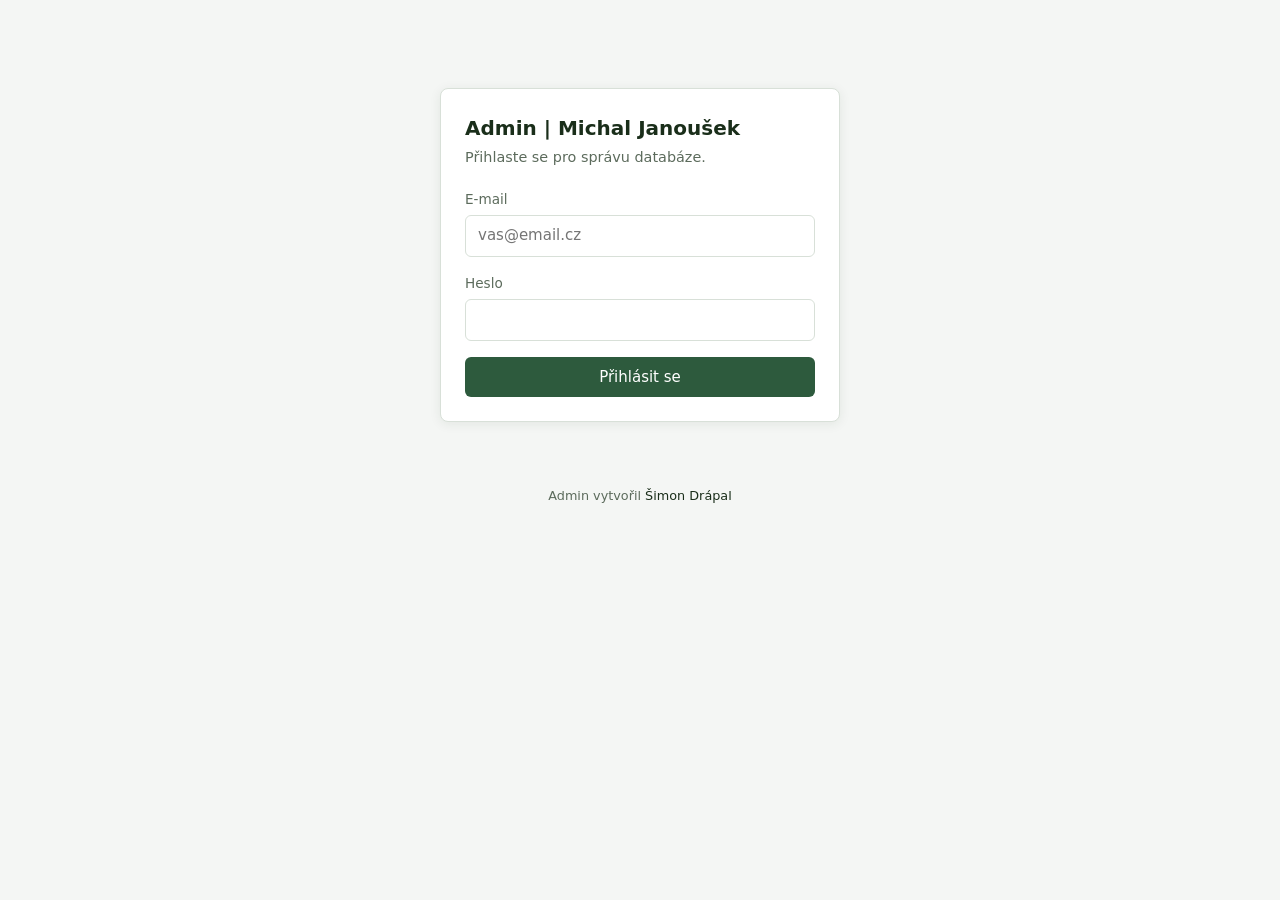
<file: admin/index.html>
<!DOCTYPE html>
<html lang="cs">
  <head>
    <meta charset="UTF-8" />
    <meta http-equiv="refresh" content="0; url=login.html" />
    <title>Admin – přesměrování</title>
    <link rel="icon" href="../favicon.svg" type="image/svg+xml" />
    <link rel="icon" href="../favicon.png" type="image/png" sizes="32x32" />
    <script>window.location.replace("login.html");</script>
  </head>
  <body>
    <p><a href="login.html">Přejít na přihlášení</a></p>
  </body>
</html>
</file>
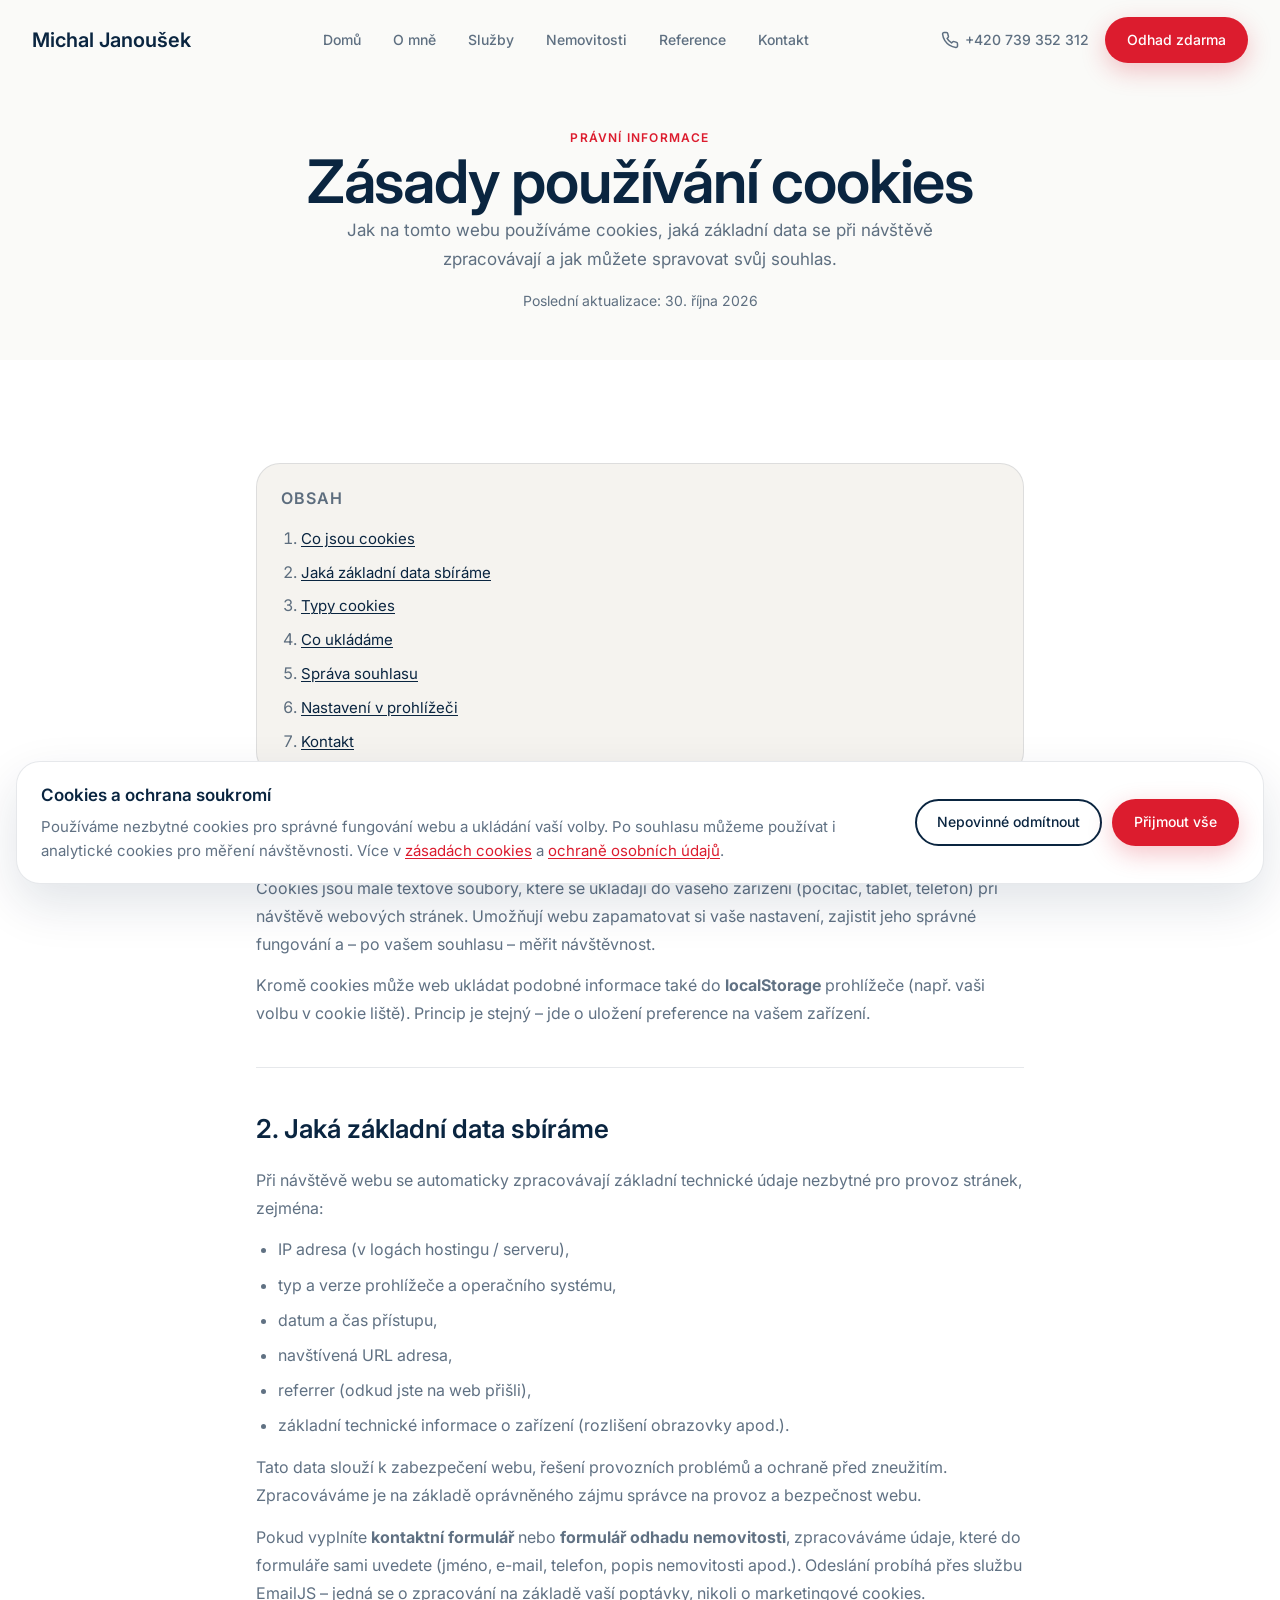
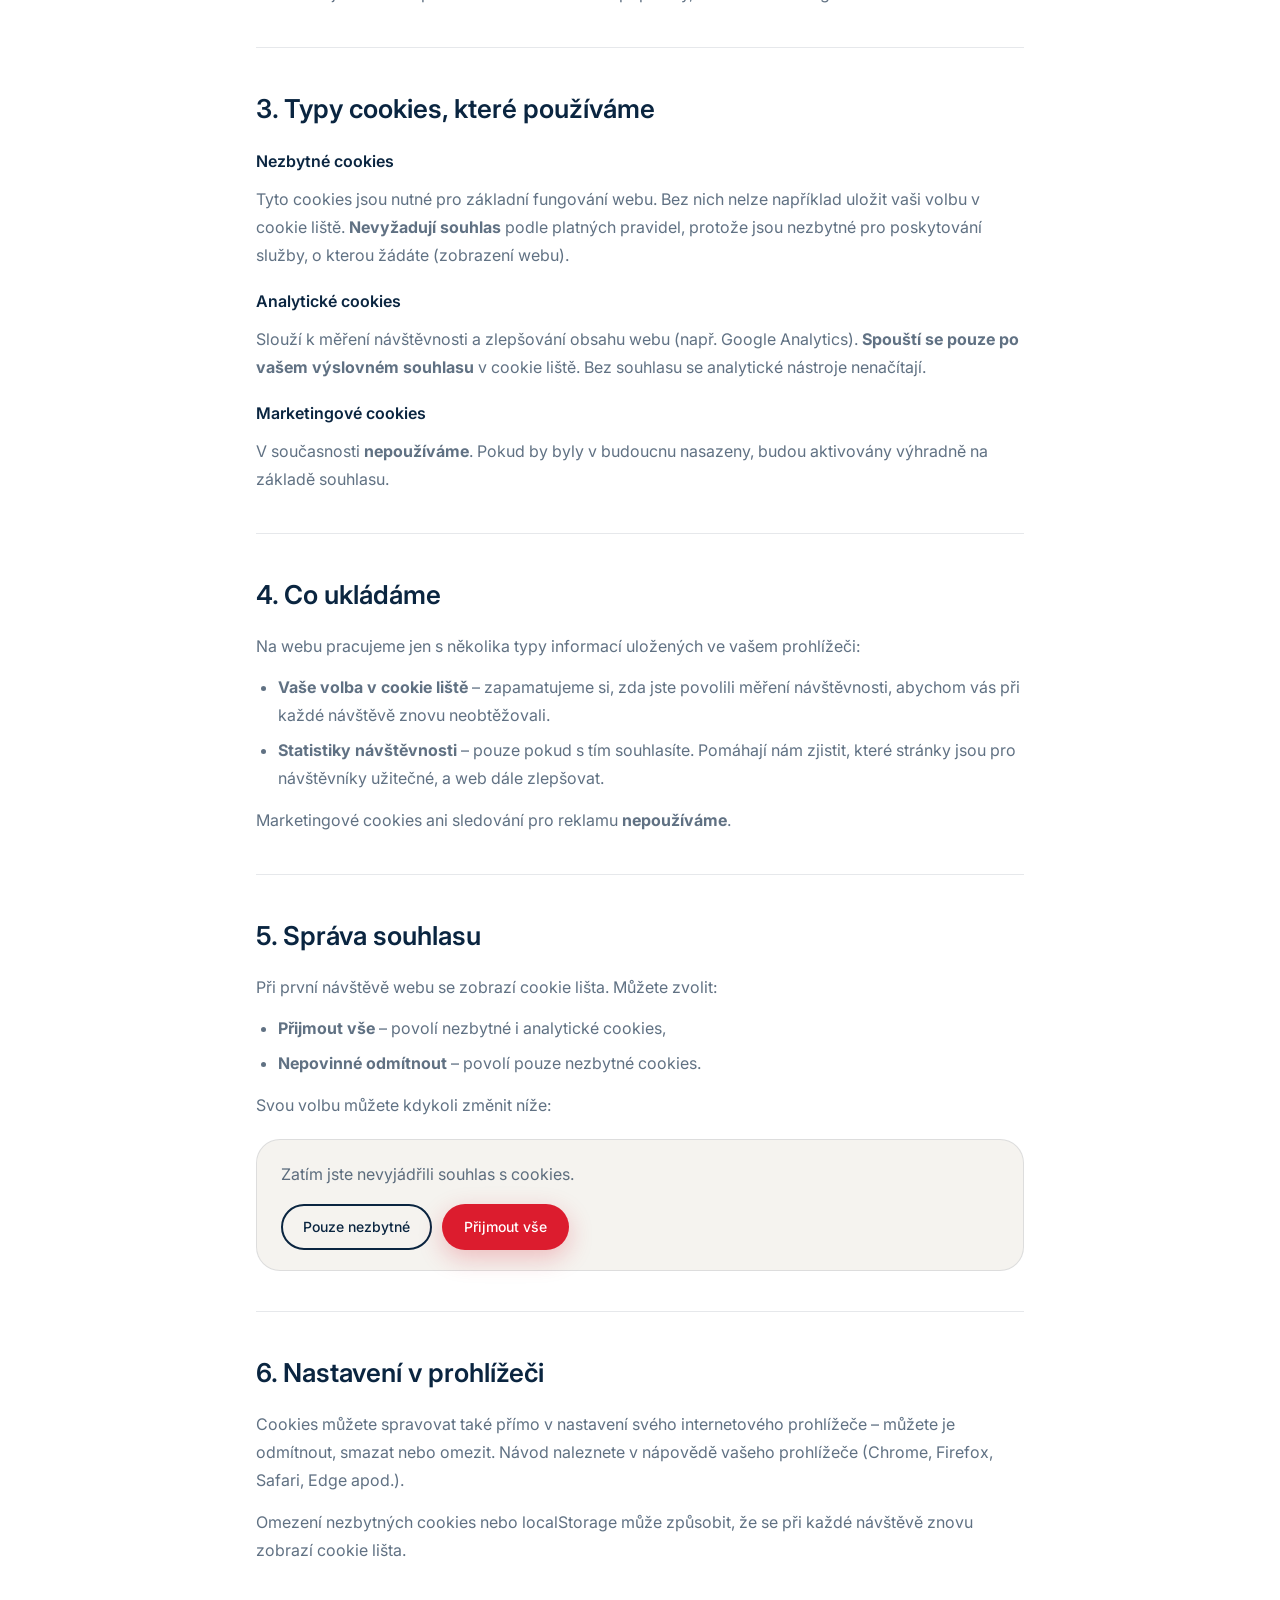
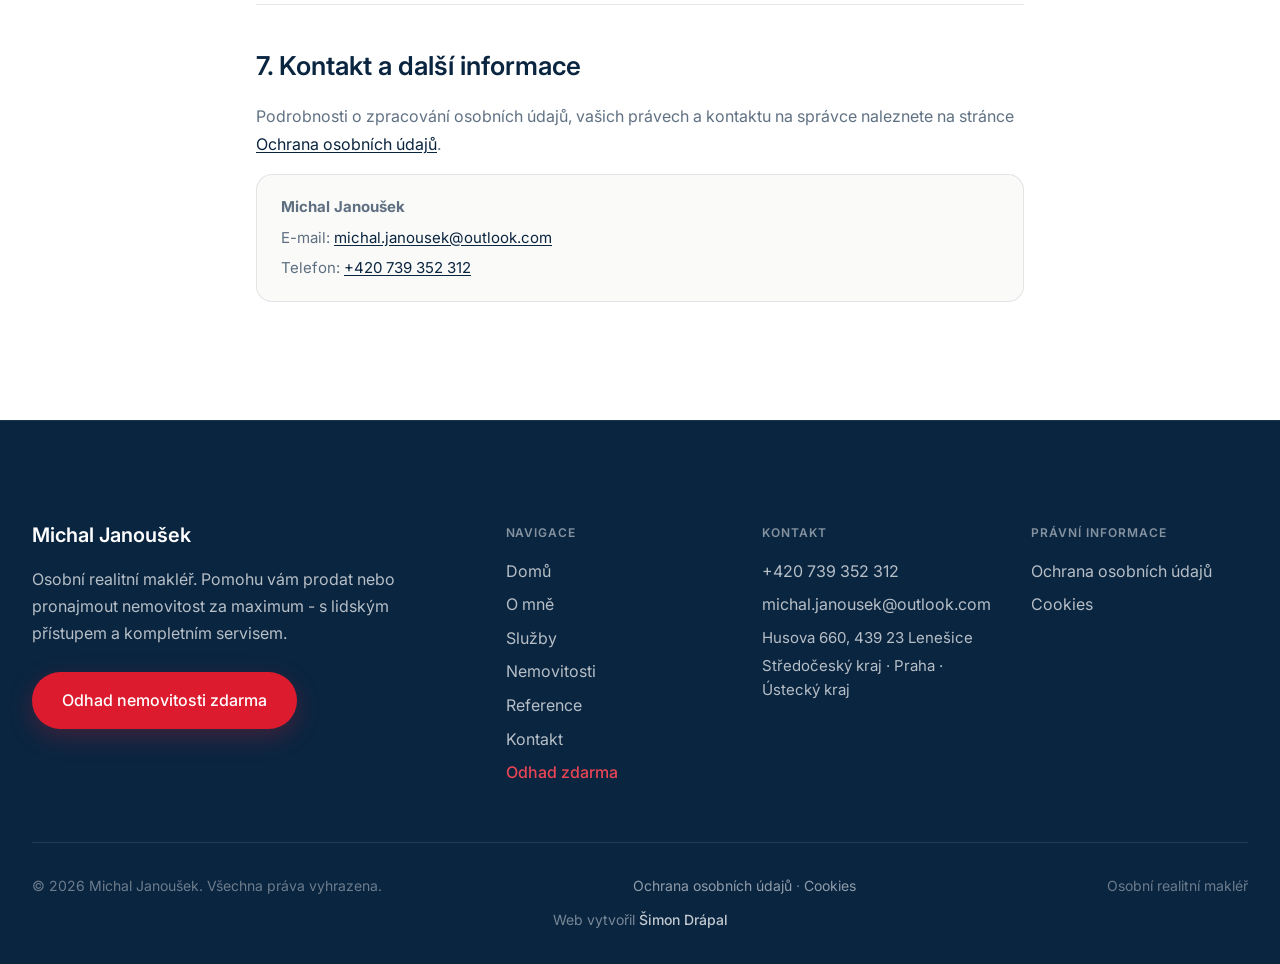
<file: cookies.html>
<!DOCTYPE html>
<html lang="cs">
<head>
  <meta charset="UTF-8">
  <meta name="viewport" content="width=device-width, initial-scale=1.0">
  <title>Cookies | Michal Janoušek</title>
  <meta name="description" content="Informace o používání cookies na webu realitního makléře Michala Janouška – typy cookies, účel zpracování a správa souhlasu.">
  <link rel="icon" href="favicon.svg" type="image/svg+xml">
  <link rel="icon" href="favicon.png" type="image/png" sizes="32x32">
  <link rel="apple-touch-icon" href="apple-touch-icon.png">
  <link rel="preconnect" href="https://fonts.googleapis.com">
  <link rel="preconnect" href="https://fonts.gstatic.com" crossorigin>
  <link href="https://fonts.googleapis.com/css2?family=Inter:wght@400;500;600;700&display=swap" rel="stylesheet">
  <link rel="stylesheet" href="css/variables.css">
  <link rel="stylesheet" href="css/base.css">
  <link rel="stylesheet" href="css/components.css">
  <link rel="stylesheet" href="css/layout.css">
</head>
<body>
  <div id="header-placeholder"></div>
  <main>
    <section class="page-hero page-hero--center">
      <div class="container">
        <p class="label">Právní informace</p>
        <h1 class="heading-display">Zásady používání cookies</h1>
        <p class="text-body" style="max-width:40rem;margin:0 auto">Jak na tomto webu používáme cookies, jaká základní data se při návštěvě zpracovávají a jak můžete spravovat svůj souhlas.</p>
        <p class="legal-meta">Poslední aktualizace: 30. října 2026</p>
      </div>
    </section>

    <section class="section">
      <div class="container">
        <article class="legal-content">

          <nav class="legal-toc" aria-label="Obsah stránky">
            <p class="legal-toc__title">Obsah</p>
            <ol>
              <li><a href="#co-jsou">Co jsou cookies</a></li>
              <li><a href="#zakladni-data">Jaká základní data sbíráme</a></li>
              <li><a href="#typy">Typy cookies</a></li>
              <li><a href="#prehled">Co ukládáme</a></li>
              <li><a href="#sprava">Správa souhlasu</a></li>
              <li><a href="#prohlizec">Nastavení v prohlížeči</a></li>
              <li><a href="#kontakt">Kontakt</a></li>
            </ol>
          </nav>

          <section class="legal-section" id="co-jsou">
            <h2 class="legal-section__title">1. Co jsou cookies</h2>
            <p>Cookies jsou malé textové soubory, které se ukládají do vašeho zařízení (počítač, tablet, telefon) při návštěvě webových stránek. Umožňují webu zapamatovat si vaše nastavení, zajistit jeho správné fungování a – po vašem souhlasu – měřit návštěvnost.</p>
            <p>Kromě cookies může web ukládat podobné informace také do <strong>localStorage</strong> prohlížeče (např. vaši volbu v cookie liště). Princip je stejný – jde o uložení preference na vašem zařízení.</p>
          </section>

          <section class="legal-section" id="zakladni-data">
            <h2 class="legal-section__title">2. Jaká základní data sbíráme</h2>
            <p>Při návštěvě webu se automaticky zpracovávají základní technické údaje nezbytné pro provoz stránek, zejména:</p>
            <ul>
              <li>IP adresa (v logách hostingu / serveru),</li>
              <li>typ a verze prohlížeče a operačního systému,</li>
              <li>datum a čas přístupu,</li>
              <li>navštívená URL adresa,</li>
              <li>referrer (odkud jste na web přišli),</li>
              <li>základní technické informace o zařízení (rozlišení obrazovky apod.).</li>
            </ul>
            <p>Tato data slouží k zabezpečení webu, řešení provozních problémů a ochraně před zneužitím. Zpracováváme je na základě oprávněného zájmu správce na provoz a bezpečnost webu.</p>
            <p>Pokud vyplníte <strong>kontaktní formulář</strong> nebo <strong>formulář odhadu nemovitosti</strong>, zpracováváme údaje, které do formuláře sami uvedete (jméno, e-mail, telefon, popis nemovitosti apod.). Odeslání probíhá přes službu EmailJS – jedná se o zpracování na základě vaší poptávky, nikoli o marketingové cookies.</p>
          </section>

          <section class="legal-section" id="typy">
            <h2 class="legal-section__title">3. Typy cookies, které používáme</h2>

            <h3 class="legal-section__subtitle">Nezbytné cookies</h3>
            <p>Tyto cookies jsou nutné pro základní fungování webu. Bez nich nelze například uložit vaši volbu v cookie liště. <strong>Nevyžadují souhlas</strong> podle platných pravidel, protože jsou nezbytné pro poskytování služby, o kterou žádáte (zobrazení webu).</p>

            <h3 class="legal-section__subtitle">Analytické cookies</h3>
            <p>Slouží k měření návštěvnosti a zlepšování obsahu webu (např. Google Analytics). <strong>Spouští se pouze po vašem výslovném souhlasu</strong> v cookie liště. Bez souhlasu se analytické nástroje nenačítají.</p>

            <h3 class="legal-section__subtitle">Marketingové cookies</h3>
            <p>V současnosti <strong>nepoužíváme</strong>. Pokud by byly v budoucnu nasazeny, budou aktivovány výhradně na základě souhlasu.</p>
          </section>

          <section class="legal-section" id="prehled">
            <h2 class="legal-section__title">4. Co ukládáme</h2>
            <p>Na webu pracujeme jen s několika typy informací uložených ve vašem prohlížeči:</p>
            <ul>
              <li><strong>Vaše volba v cookie liště</strong> – zapamatujeme si, zda jste povolili měření návštěvnosti, abychom vás při každé návštěvě znovu neobtěžovali.</li>
              <li><strong>Statistiky návštěvnosti</strong> – pouze pokud s tím souhlasíte. Pomáhají nám zjistit, které stránky jsou pro návštěvníky užitečné, a web dále zlepšovat.</li>
            </ul>
            <p>Marketingové cookies ani sledování pro reklamu <strong>nepoužíváme</strong>.</p>
          </section>

          <section class="legal-section" id="sprava">
            <h2 class="legal-section__title">5. Správa souhlasu</h2>
            <p>Při první návštěvě webu se zobrazí cookie lišta. Můžete zvolit:</p>
            <ul>
              <li><strong>Přijmout vše</strong> – povolí nezbytné i analytické cookies,</li>
              <li><strong>Nepovinné odmítnout</strong> – povolí pouze nezbytné cookies.</li>
            </ul>
            <p>Svou volbu můžete kdykoli změnit níže:</p>

            <div class="cookie-consent-panel" id="cookie-consent-panel">
              <p class="cookie-consent-panel__status" data-consent-status>Zatím jste nevyjádřili souhlas s cookies.</p>
              <div class="cookie-consent-panel__actions">
                <button type="button" class="btn btn--outline btn--sm" data-cookie-reject>Pouze nezbytné</button>
                <button type="button" class="btn btn--primary btn--sm" data-cookie-accept>Přijmout vše</button>
              </div>
            </div>
          </section>

          <section class="legal-section" id="prohlizec">
            <h2 class="legal-section__title">6. Nastavení v prohlížeči</h2>
            <p>Cookies můžete spravovat také přímo v nastavení svého internetového prohlížeče – můžete je odmítnout, smazat nebo omezit. Návod naleznete v nápovědě vašeho prohlížeče (Chrome, Firefox, Safari, Edge apod.).</p>
            <p>Omezení nezbytných cookies nebo localStorage může způsobit, že se při každé návštěvě znovu zobrazí cookie lišta.</p>
          </section>

          <section class="legal-section" id="kontakt">
            <h2 class="legal-section__title">7. Kontakt a další informace</h2>
            <p>Podrobnosti o zpracování osobních údajů, vašich právech a kontaktu na správce naleznete na stránce <a href="ochrana-osobnich-udaju.html">Ochrana osobních údajů</a>.</p>
            <div class="legal-box">
              <p><strong>Michal Janoušek</strong></p>
              <p>E-mail: <a href="mailto:michal.janousek@outlook.com">michal.janousek@outlook.com</a></p>
              <p>Telefon: <a href="tel:+420739352312">+420 739 352 312</a></p>
            </div>
          </section>

        </article>
      </div>
    </section>
  </main>
  <div id="footer-placeholder"></div>
  <script src="js/config.js"></script>
  <script src="js/icons.js"></script>
  <script src="js/layout.js"></script>
</body>
</html>
</file>
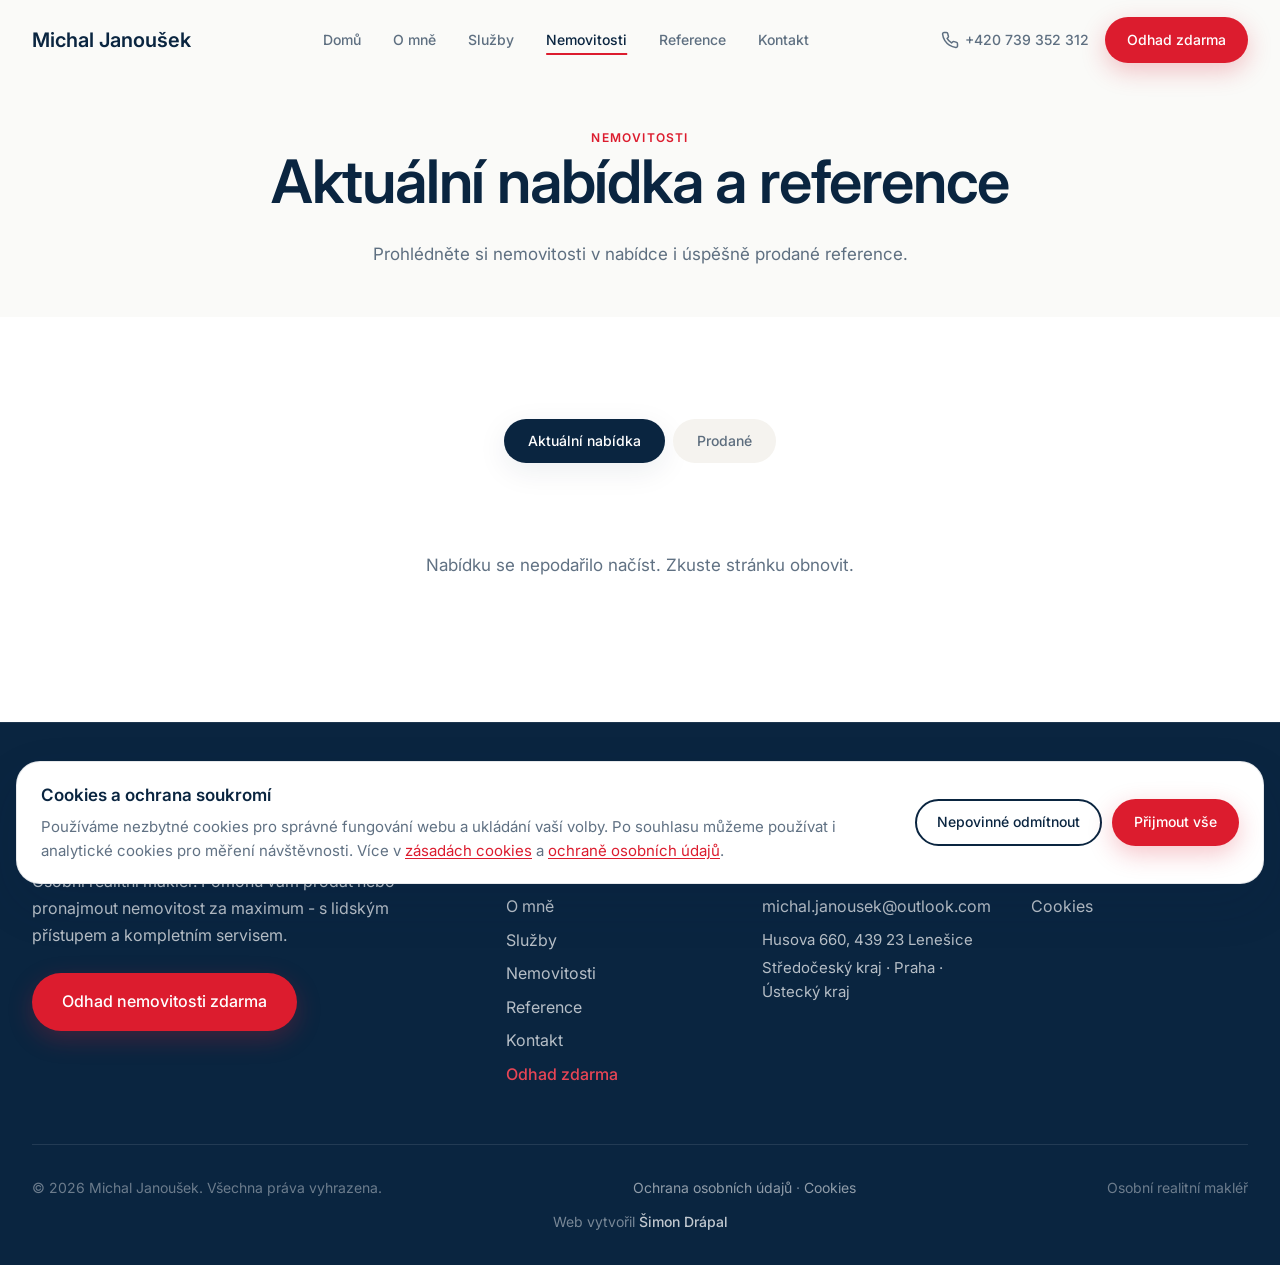
<file: nemovitosti.html>
<!DOCTYPE html>
<html lang="cs">
<head>
  <meta charset="UTF-8">
  <meta name="viewport" content="width=device-width, initial-scale=1.0">
  <title>Nemovitosti | Michal Janoušek</title>
  <meta name="description" content="Aktuální nabídka a prodané nemovitosti - byty, domy ve Středočeském kraji, Praze a Ústeckém kraji.">
  <link rel="icon" href="favicon.svg" type="image/svg+xml">
  <link rel="icon" href="favicon.png" type="image/png" sizes="32x32">
  <link rel="apple-touch-icon" href="apple-touch-icon.png">
  <link rel="preconnect" href="https://fonts.googleapis.com">
  <link rel="preconnect" href="https://fonts.gstatic.com" crossorigin>
  <link href="https://fonts.googleapis.com/css2?family=Inter:wght@400;500;600;700&display=swap" rel="stylesheet">
  <link rel="stylesheet" href="css/variables.css">
  <link rel="stylesheet" href="css/base.css">
  <link rel="stylesheet" href="css/components.css">
  <link rel="stylesheet" href="css/layout.css">
</head>
<body>
  <div id="header-placeholder"></div>
  <main>
    <section class="page-hero page-hero--center">
      <div class="container fade-in">
        <p class="label">Nemovitosti</p>
        <h1 class="heading-display">Aktuální nabídka a reference</h1>
        <p class="text-body">Prohlédněte si nemovitosti v nabídce i úspěšně prodané reference.</p>
      </div>
    </section>
    <section class="section">
      <div class="container">
        <div class="filter-tabs">
          <button type="button" class="filter-tab is-active" data-filter="available">Aktuální nabídka</button>
          <button type="button" class="filter-tab" data-filter="sold">Prodané</button>
        </div>
        <div class="grid-3 property-cards" id="properties-grid"></div>
      </div>
    </section>
  </main>
  <div id="footer-placeholder"></div>
  <script src="js/config.js"></script>
  <script src="js/icons.js"></script>
  <script src="js/properties-api.js?v=20250620"></script>
  <script src="js/data.js"></script>
  <script src="js/animations.js"></script>
  <script src="js/properties.js?v=20250620"></script>
  <script src="js/layout.js"></script>
</body>
</html>
</file>
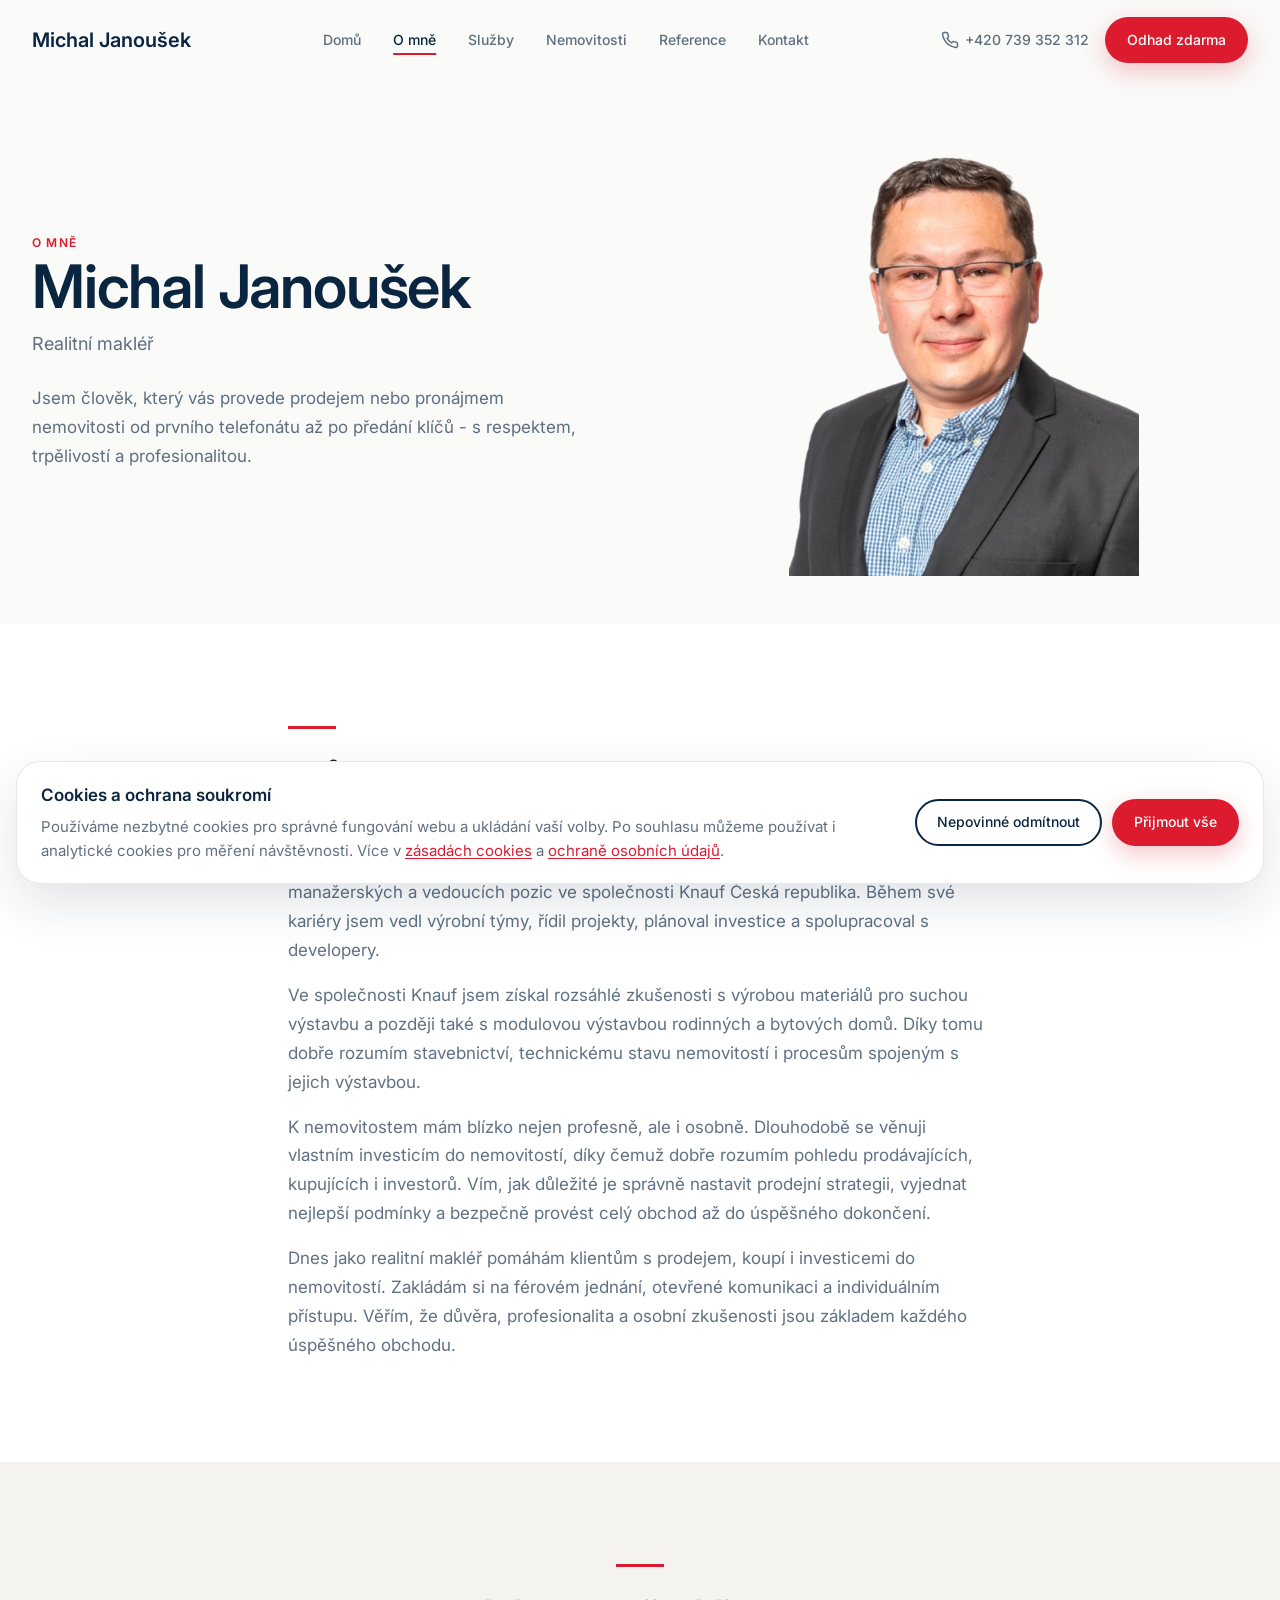
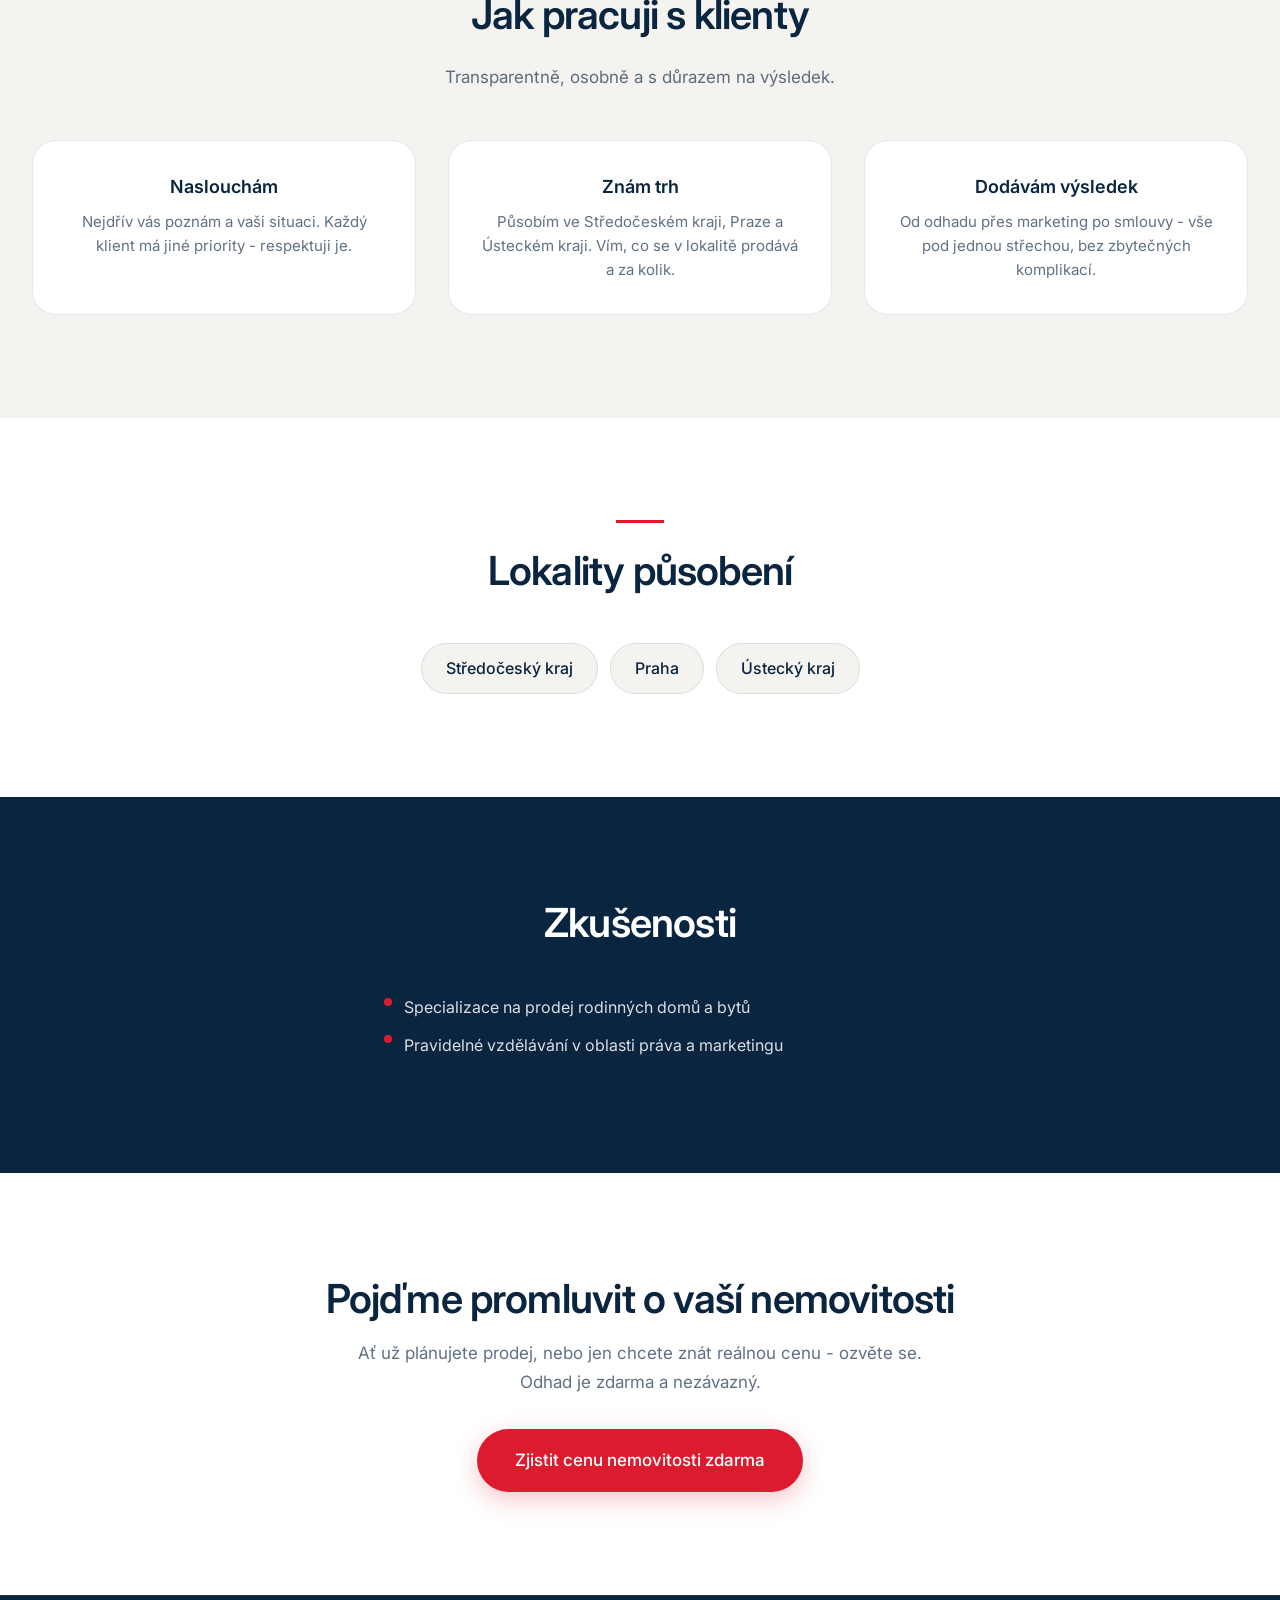
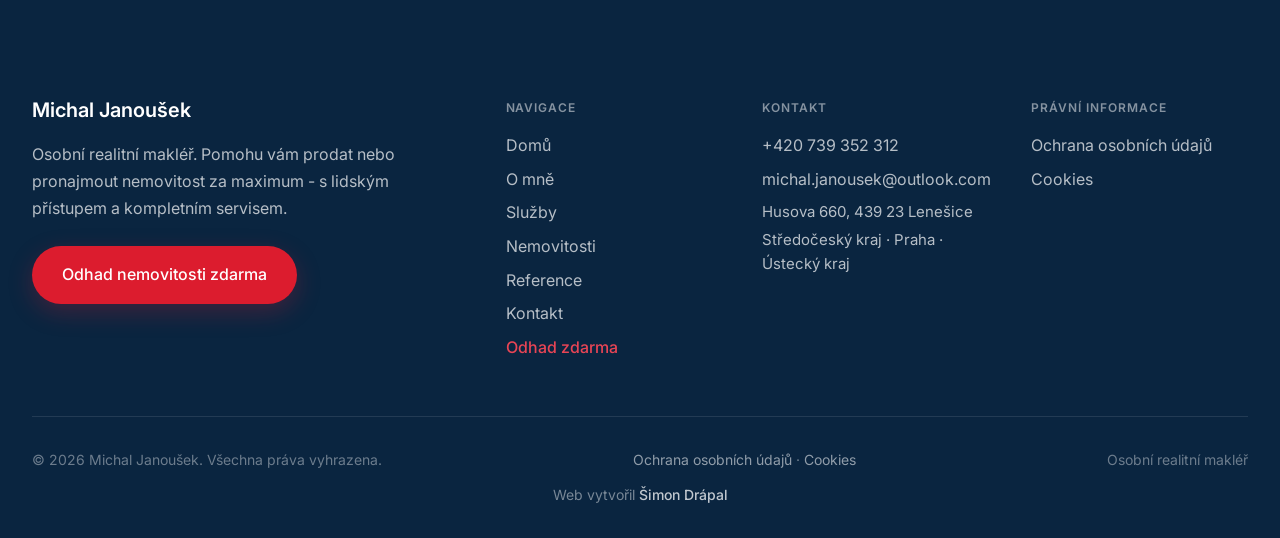
<file: o-mne.html>
<!DOCTYPE html>
<html lang="cs">
<head>
  <meta charset="UTF-8">
  <meta name="viewport" content="width=device-width, initial-scale=1.0">
  <title>O mně | Michal Janoušek</title>
  <meta name="description" content="Poznejte Michala Janouška - osobního realitního makléře. Příběh, zkušenosti a přístup k prodeji nemovitostí.">
  <link rel="icon" href="favicon.svg" type="image/svg+xml">
  <link rel="icon" href="favicon.png" type="image/png" sizes="32x32">
  <link rel="apple-touch-icon" href="apple-touch-icon.png">
  <link rel="preconnect" href="https://fonts.googleapis.com">
  <link rel="preconnect" href="https://fonts.gstatic.com" crossorigin>
  <link href="https://fonts.googleapis.com/css2?family=Inter:wght@400;500;600;700&display=swap" rel="stylesheet">
  <link rel="stylesheet" href="css/variables.css">
  <link rel="stylesheet" href="css/base.css">
  <link rel="stylesheet" href="css/components.css">
  <link rel="stylesheet" href="css/layout.css">
</head>
<body>
  <div id="header-placeholder"></div>
  <main>
    <section class="page-hero">
      <div class="container split">
        <div class="fade-in">
          <p class="label">O mně</p>
          <h1 class="heading-display">Michal Janoušek</h1>
          <p class="text-body" style="font-size:1.125rem;margin-top:0.5rem">Realitní makléř</p>
          <p class="text-body" style="margin-top:1.5rem">Jsem člověk, který vás provede prodejem nebo pronájmem nemovitosti od prvního telefonátu až po předání klíčů - s respektem, trpělivostí a profesionalitou.</p>
        </div>
        <div class="split__image split__image--about fade-in" style="max-width:28rem;margin:0 auto">
          <img
            src="images/fotka_michal_janousek_bez_pozadi.png"
            alt="Michal Janoušek"
            class="split__image-person"
            width="600"
            height="750"
            loading="eager"
          >
        </div>
      </div>
    </section>

    <section class="section">
      <div class="container" style="max-width:48rem">
        <header class="section-header fade-in"><div class="accent-line"></div><h2 class="heading-section">Můj příběh</h2></header>
        <div class="text-body fade-in">
          <p>
            Jmenuji se Michal Janoušek a do realit jsem přinesl více než 20 let zkušeností z manažerských a vedoucích pozic ve společnosti Knauf Česká republika. Během své kariéry jsem vedl výrobní týmy, řídil projekty, plánoval investice a spolupracoval s developery.
          </p>
          <p style="margin-top:1rem">
            Ve společnosti Knauf jsem získal rozsáhlé zkušenosti s výrobou materiálů pro suchou výstavbu a později také s modulovou výstavbou rodinných a bytových domů. Díky tomu dobře rozumím stavebnictví, technickému stavu nemovitostí i procesům spojeným s jejich výstavbou.
          </p>
          <p style="margin-top:1rem">
            K nemovitostem mám blízko nejen profesně, ale i osobně. Dlouhodobě se věnuji vlastním investicím do nemovitostí, díky čemuž dobře rozumím pohledu prodávajících, kupujících i investorů. Vím, jak důležité je správně nastavit prodejní strategii, vyjednat nejlepší podmínky a bezpečně provést celý obchod až do úspěšného dokončení.
          </p>
          <p style="margin-top:1rem">
            Dnes jako realitní makléř pomáhám klientům s prodejem, koupí i investicemi do nemovitostí. Zakládám si na férovém jednání, otevřené komunikaci a individuálním přístupu. Věřím, že důvěra, profesionalita a osobní zkušenosti jsou základem každého úspěšného obchodu.
          </p>
        </div>
      </div>
    </section>

    <section class="section section--warm">
      <div class="container">
        <header class="section-header section-header--center fade-in">
          <div class="accent-line accent-line--center"></div>
          <h2 class="heading-section">Jak pracuji s klienty</h2>
          <p class="text-body">Transparentně, osobně a s důrazem na výsledek.</p>
        </header>
        <div class="grid-3 feature-cards--white">
          <div class="feature-card fade-in" style="text-align:center">
            <h3 class="feature-card__title">Naslouchám</h3>
            <p class="feature-card__text">Nejdřív vás poznám a vaši situaci. Každý klient má jiné priority - respektuji je.</p>
          </div>
          <div class="feature-card fade-in" style="text-align:center">
            <h3 class="feature-card__title">Znám trh</h3>
            <p class="feature-card__text">Působím ve Středočeském kraji, Praze a Ústeckém kraji. Vím, co se v lokalitě prodává a za kolik.</p>
          </div>
          <div class="feature-card fade-in" style="text-align:center">
            <h3 class="feature-card__title">Dodávám výsledek</h3>
            <p class="feature-card__text">Od odhadu přes marketing po smlouvy - vše pod jednou střechou, bez zbytečných komplikací.</p>
          </div>
        </div>
      </div>
    </section>

    <section class="section">
      <div class="container">
        <header class="section-header section-header--center fade-in">
          <div class="accent-line accent-line--center"></div>
          <h2 class="heading-section">Lokality působení</h2>
        </header>
        <div class="region-tags fade-in">
          <span class="region-tag">Středočeský kraj</span>
          <span class="region-tag">Praha</span>
          <span class="region-tag">Ústecký kraj</span>
        </div>
      </div>
    </section>

    <section class="section section--navy">
      <div class="container" style="max-width:36rem;margin:0 auto">
        <header class="section-header section-header--center fade-in">
          <h2 class="heading-section">Zkušenosti</h2>
        </header>
        <ul class="check-list fade-in" style="color:rgba(255,255,255,0.85)">
          <li><span class="check-list__icon" style="width:8px;height:8px;background:var(--color-red);border-radius:50%"></span>Specializace na prodej rodinných domů a bytů</li>
          <li><span class="check-list__icon" style="width:8px;height:8px;background:var(--color-red);border-radius:50%"></span>Pravidelné vzdělávání v oblasti práva a marketingu</li>
        </ul>
      </div>
    </section>

    <section class="section text-center">
      <div class="container fade-in">
        <h2 class="heading-section">Pojďme promluvit o vaší nemovitosti</h2>
        <p class="text-body" style="max-width:36rem;margin:1rem auto 0">Ať už plánujete prodej, nebo jen chcete znát reálnou cenu - ozvěte se. Odhad je zdarma a nezávazný.</p>
        <a href="odhad-zdarma.html" class="btn btn--primary btn--lg" style="margin-top:2rem">Zjistit cenu nemovitosti zdarma</a>
      </div>
    </section>
  </main>
  <div id="footer-placeholder"></div>
  <script src="js/config.js"></script>
  <script src="js/icons.js"></script>
  <script src="js/data.js"></script>
  <script src="js/animations.js"></script>
  <script src="js/layout.js"></script>
</body>
</html>
</file>
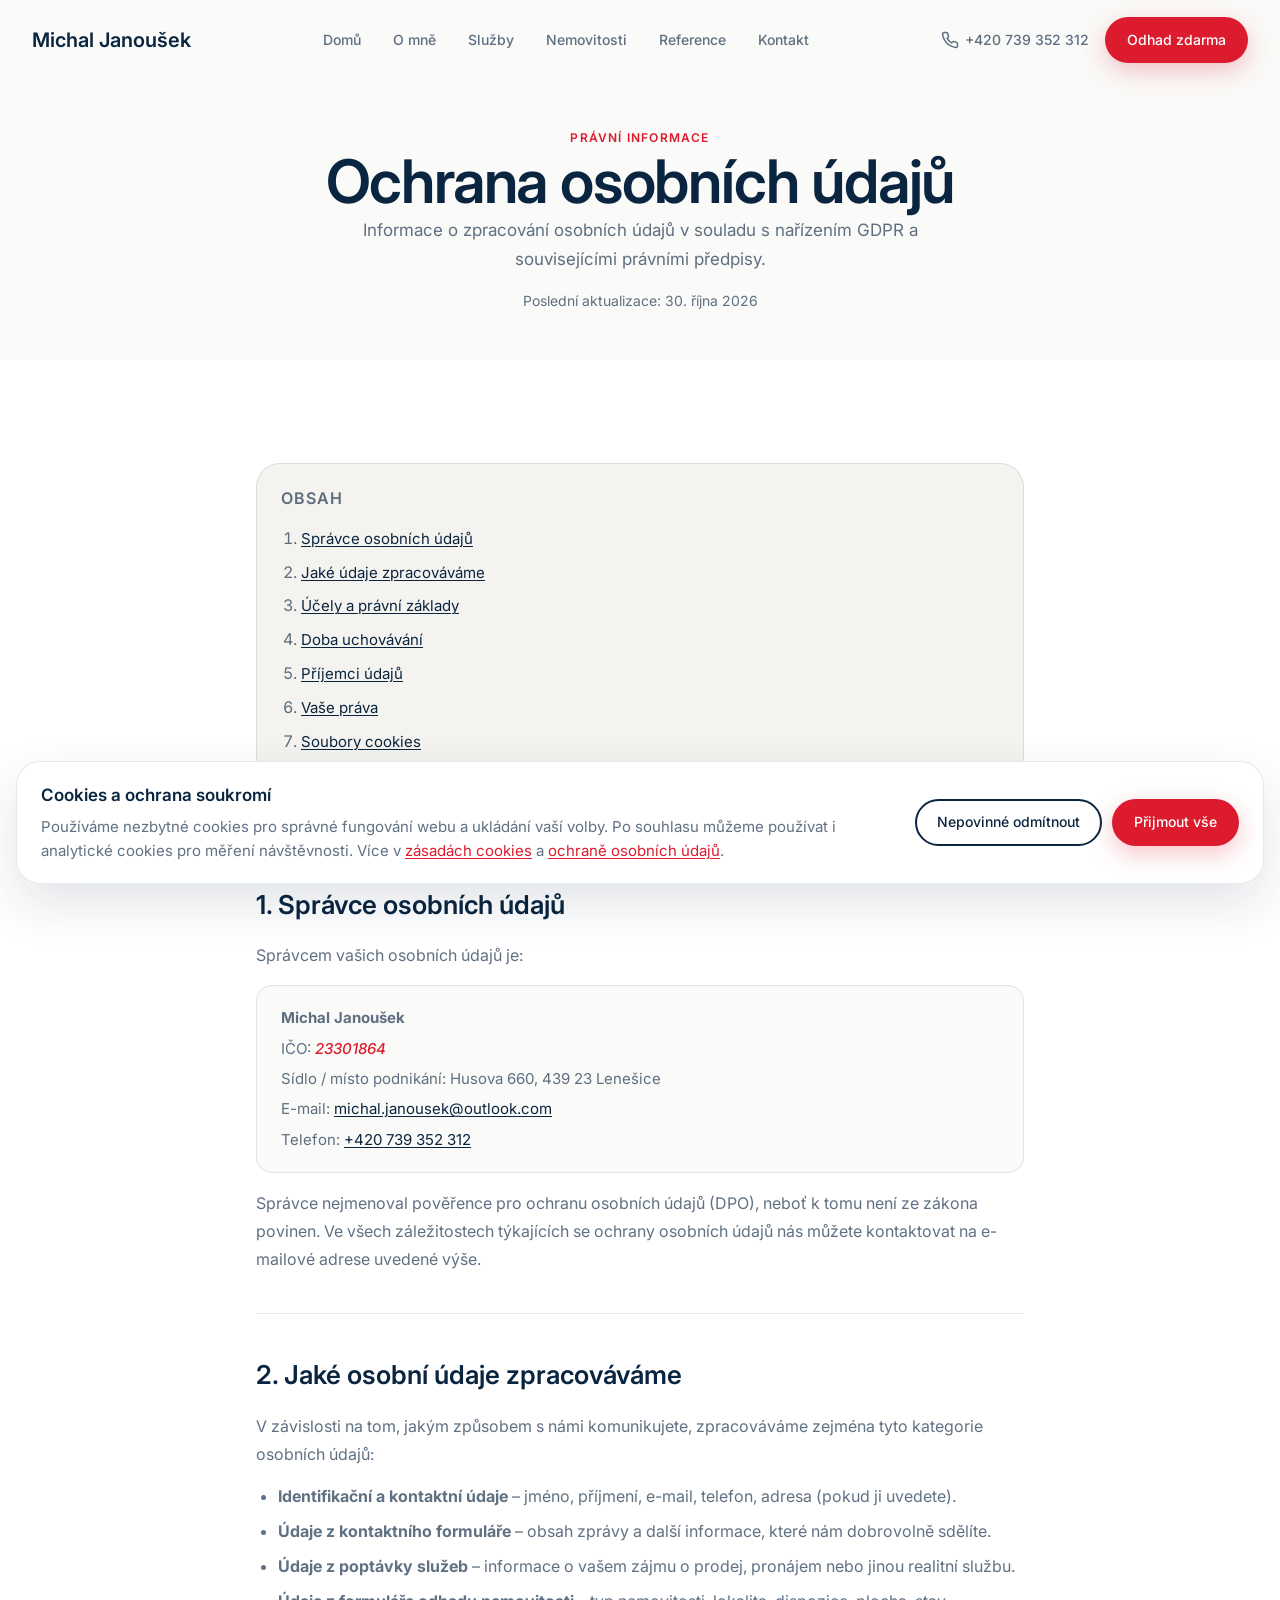
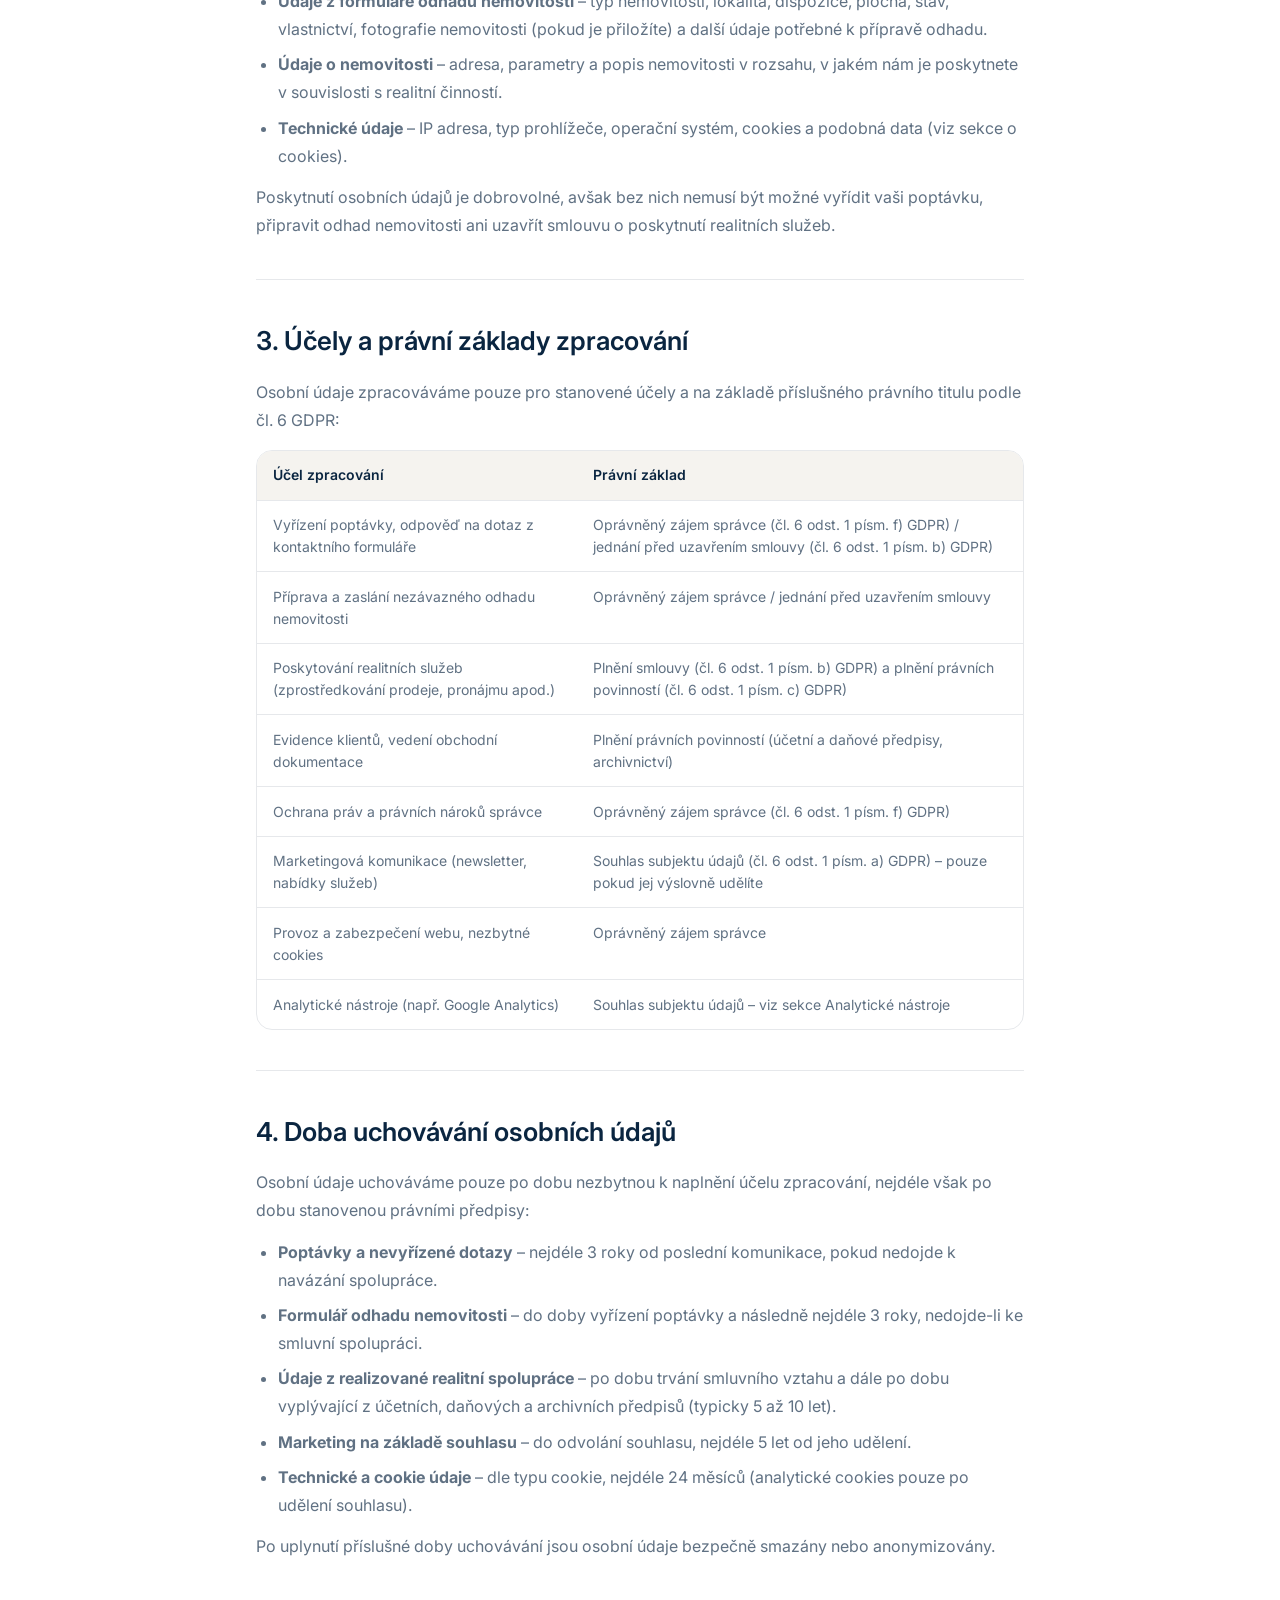
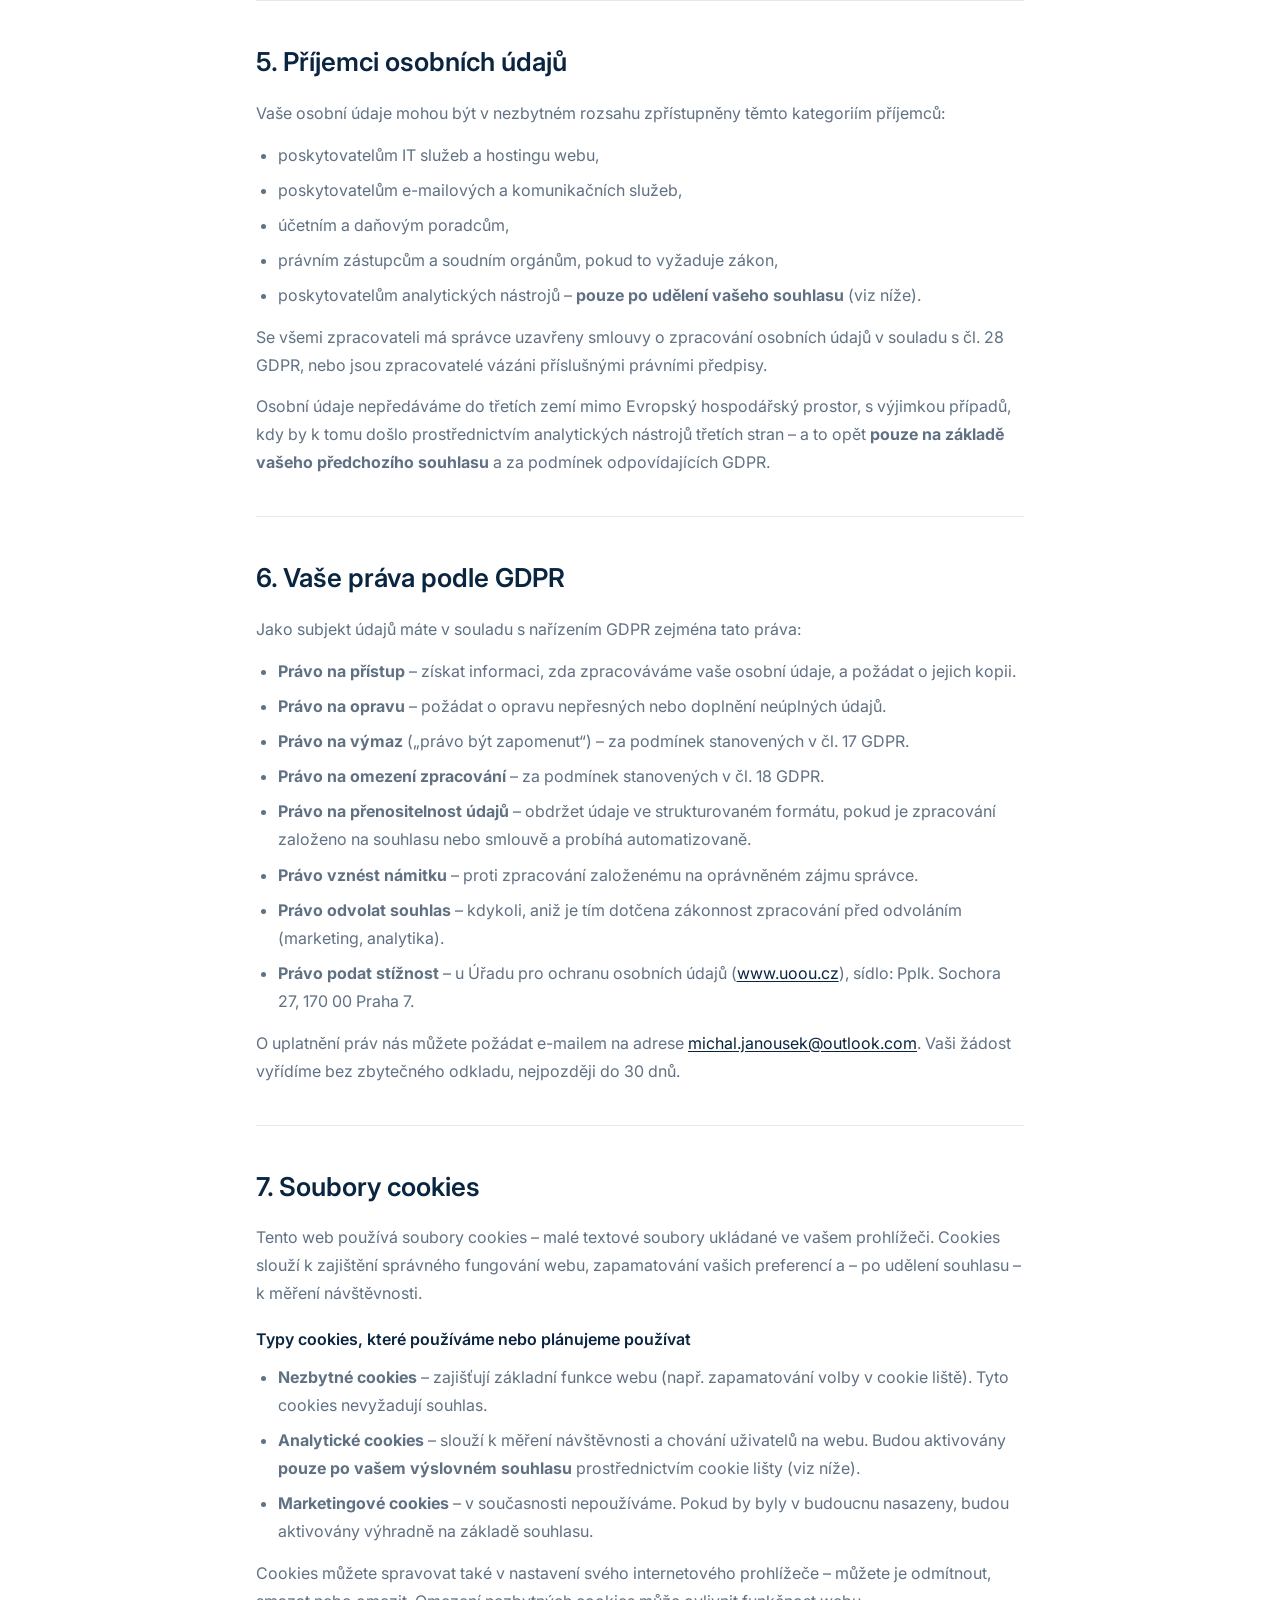
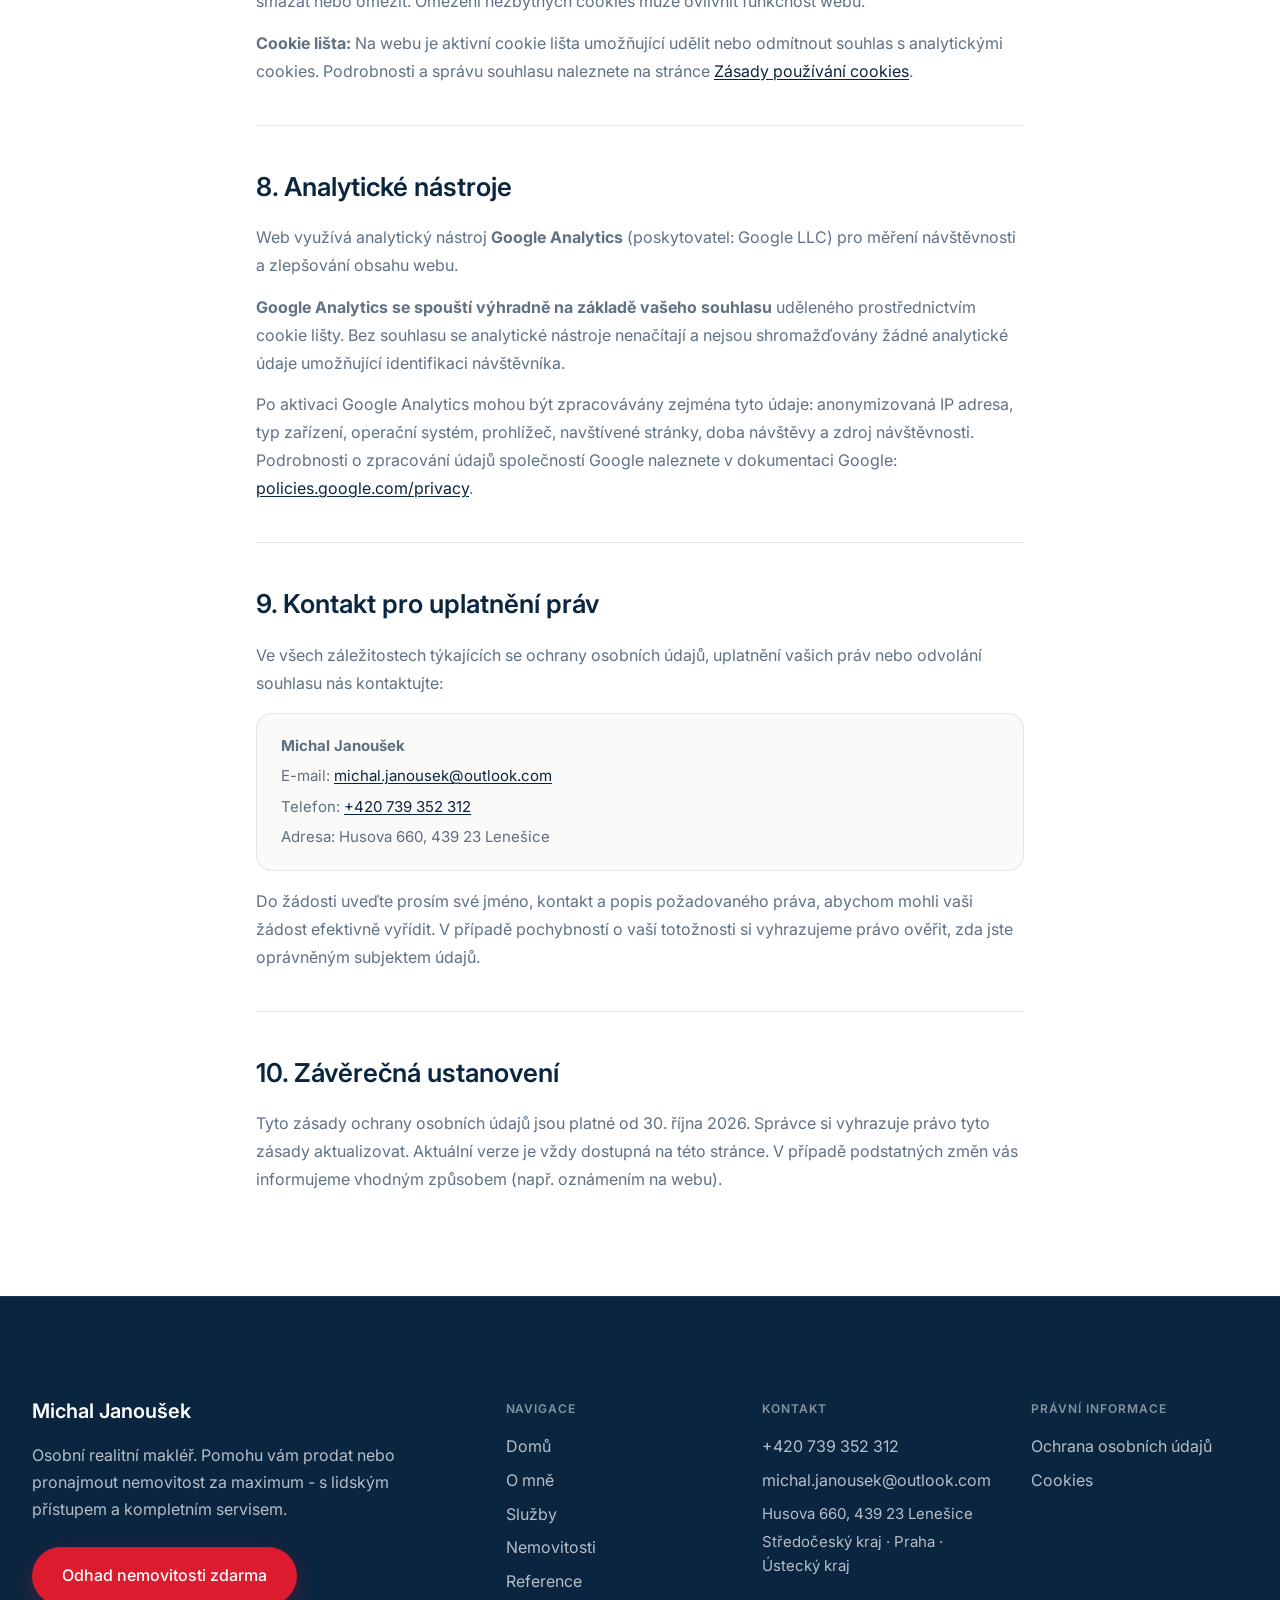
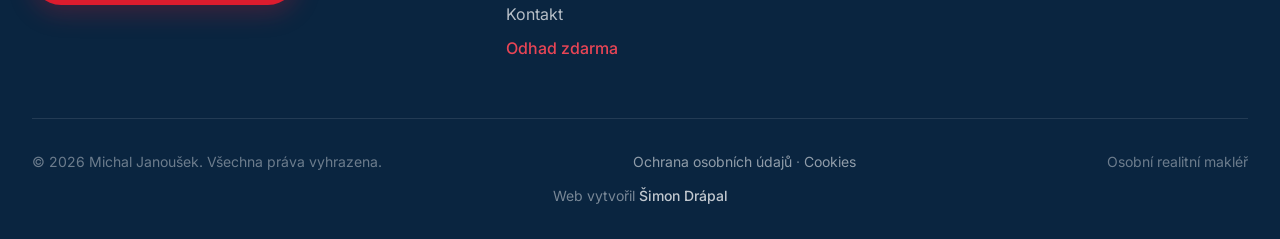
<file: ochrana-osobnich-udaju.html>
<!DOCTYPE html>
<html lang="cs">
<head>
  <meta charset="UTF-8">
  <meta name="viewport" content="width=device-width, initial-scale=1.0">
  <title>Ochrana osobních údajů | Michal Janoušek</title>
  <meta name="description" content="Zásady zpracování osobních údajů a informace o cookies na webu realitního makléře Michala Janouška v souladu s GDPR.">
  <link rel="icon" href="favicon.svg" type="image/svg+xml">
  <link rel="icon" href="favicon.png" type="image/png" sizes="32x32">
  <link rel="apple-touch-icon" href="apple-touch-icon.png">
  <link rel="preconnect" href="https://fonts.googleapis.com">
  <link rel="preconnect" href="https://fonts.gstatic.com" crossorigin>
  <link href="https://fonts.googleapis.com/css2?family=Inter:wght@400;500;600;700&display=swap" rel="stylesheet">
  <link rel="stylesheet" href="css/variables.css">
  <link rel="stylesheet" href="css/base.css">
  <link rel="stylesheet" href="css/components.css">
  <link rel="stylesheet" href="css/layout.css">
</head>
<body>
  <div id="header-placeholder"></div>
  <main>
    <section class="page-hero page-hero--center">
      <div class="container">
        <p class="label">Právní informace</p>
        <h1 class="heading-display">Ochrana osobních údajů</h1>
        <p class="text-body" style="max-width:40rem;margin:0 auto">Informace o zpracování osobních údajů v souladu s nařízením GDPR a souvisejícími právními předpisy.</p>
        <p class="legal-meta">Poslední aktualizace: 30. října 2026</p>
      </div>
    </section>

    <section class="section">
      <div class="container">
        <article class="legal-content">

          <nav class="legal-toc" aria-label="Obsah stránky">
            <p class="legal-toc__title">Obsah</p>
            <ol>
              <li><a href="#spravce">Správce osobních údajů</a></li>
              <li><a href="#udaje">Jaké údaje zpracováváme</a></li>
              <li><a href="#ucely">Účely a právní základy</a></li>
              <li><a href="#doba">Doba uchovávání</a></li>
              <li><a href="#prijemci">Příjemci údajů</a></li>
              <li><a href="#prava">Vaše práva</a></li>
              <li><a href="#cookies">Soubory cookies</a></li>
              <li><a href="#analytika">Analytické nástroje</a></li>
              <li><a href="#kontakt-gdpr">Kontakt pro uplatnění práv</a></li>
            </ol>
          </nav>

          <section class="legal-section" id="spravce">
            <h2 class="legal-section__title">1. Správce osobních údajů</h2>
            <p>Správcem vašich osobních údajů je:</p>
            <div class="legal-box">
              <p><strong>Michal Janoušek</strong></p>
              <p>IČO: <span class="legal-placeholder">23301864</span></p>
              <p>Sídlo / místo podnikání: Husova 660, 439 23 Lenešice</p>
              <p>E-mail: <a href="mailto:michal.janousek@outlook.com">michal.janousek@outlook.com</a></p>
              <p>Telefon: <a href="tel:+420739352312">+420 739 352 312</a></p>
            </div>
            <p>Správce nejmenoval pověřence pro ochranu osobních údajů (DPO), neboť k tomu není ze zákona povinen. Ve všech záležitostech týkajících se ochrany osobních údajů nás můžete kontaktovat na e-mailové adrese uvedené výše.</p>
          </section>

          <section class="legal-section" id="udaje">
            <h2 class="legal-section__title">2. Jaké osobní údaje zpracováváme</h2>
            <p>V závislosti na tom, jakým způsobem s námi komunikujete, zpracováváme zejména tyto kategorie osobních údajů:</p>
            <ul>
              <li><strong>Identifikační a kontaktní údaje</strong> – jméno, příjmení, e-mail, telefon, adresa (pokud ji uvedete).</li>
              <li><strong>Údaje z kontaktního formuláře</strong> – obsah zprávy a další informace, které nám dobrovolně sdělíte.</li>
              <li><strong>Údaje z poptávky služeb</strong> – informace o vašem zájmu o prodej, pronájem nebo jinou realitní službu.</li>
              <li><strong>Údaje z formuláře odhadu nemovitosti</strong> – typ nemovitosti, lokalita, dispozice, plocha, stav, vlastnictví, fotografie nemovitosti (pokud je přiložíte) a další údaje potřebné k přípravě odhadu.</li>
              <li><strong>Údaje o nemovitosti</strong> – adresa, parametry a popis nemovitosti v rozsahu, v jakém nám je poskytnete v souvislosti s realitní činností.</li>
              <li><strong>Technické údaje</strong> – IP adresa, typ prohlížeče, operační systém, cookies a podobná data (viz sekce o cookies).</li>
            </ul>
            <p>Poskytnutí osobních údajů je dobrovolné, avšak bez nich nemusí být možné vyřídit vaši poptávku, připravit odhad nemovitosti ani uzavřít smlouvu o poskytnutí realitních služeb.</p>
          </section>

          <section class="legal-section" id="ucely">
            <h2 class="legal-section__title">3. Účely a právní základy zpracování</h2>
            <p>Osobní údaje zpracováváme pouze pro stanovené účely a na základě příslušného právního titulu podle čl. 6 GDPR:</p>
            <div class="legal-table-wrap">
              <table class="legal-table">
                <thead>
                  <tr>
                    <th scope="col">Účel zpracování</th>
                    <th scope="col">Právní základ</th>
                  </tr>
                </thead>
                <tbody>
                  <tr>
                    <td>Vyřízení poptávky, odpověď na dotaz z kontaktního formuláře</td>
                    <td>Oprávněný zájem správce (čl. 6 odst. 1 písm. f) GDPR) / jednání před uzavřením smlouvy (čl. 6 odst. 1 písm. b) GDPR)</td>
                  </tr>
                  <tr>
                    <td>Příprava a zaslání nezávazného odhadu nemovitosti</td>
                    <td>Oprávněný zájem správce / jednání před uzavřením smlouvy</td>
                  </tr>
                  <tr>
                    <td>Poskytování realitních služeb (zprostředkování prodeje, pronájmu apod.)</td>
                    <td>Plnění smlouvy (čl. 6 odst. 1 písm. b) GDPR) a plnění právních povinností (čl. 6 odst. 1 písm. c) GDPR)</td>
                  </tr>
                  <tr>
                    <td>Evidence klientů, vedení obchodní dokumentace</td>
                    <td>Plnění právních povinností (účetní a daňové předpisy, archivnictví)</td>
                  </tr>
                  <tr>
                    <td>Ochrana práv a právních nároků správce</td>
                    <td>Oprávněný zájem správce (čl. 6 odst. 1 písm. f) GDPR)</td>
                  </tr>
                  <tr>
                    <td>Marketingová komunikace (newsletter, nabídky služeb)</td>
                    <td>Souhlas subjektu údajů (čl. 6 odst. 1 písm. a) GDPR) – pouze pokud jej výslovně udělíte</td>
                  </tr>
                  <tr>
                    <td>Provoz a zabezpečení webu, nezbytné cookies</td>
                    <td>Oprávněný zájem správce</td>
                  </tr>
                  <tr>
                    <td>Analytické nástroje (např. Google Analytics)</td>
                    <td>Souhlas subjektu údajů – viz sekce Analytické nástroje</td>
                  </tr>
                </tbody>
              </table>
            </div>
          </section>

          <section class="legal-section" id="doba">
            <h2 class="legal-section__title">4. Doba uchovávání osobních údajů</h2>
            <p>Osobní údaje uchováváme pouze po dobu nezbytnou k naplnění účelu zpracování, nejdéle však po dobu stanovenou právními předpisy:</p>
            <ul>
              <li><strong>Poptávky a nevyřízené dotazy</strong> – nejdéle 3 roky od poslední komunikace, pokud nedojde k navázání spolupráce.</li>
              <li><strong>Formulář odhadu nemovitosti</strong> – do doby vyřízení poptávky a následně nejdéle 3 roky, nedojde-li ke smluvní spolupráci.</li>
              <li><strong>Údaje z realizované realitní spolupráce</strong> – po dobu trvání smluvního vztahu a dále po dobu vyplývající z účetních, daňových a archivních předpisů (typicky 5 až 10 let).</li>
              <li><strong>Marketing na základě souhlasu</strong> – do odvolání souhlasu, nejdéle 5 let od jeho udělení.</li>
              <li><strong>Technické a cookie údaje</strong> – dle typu cookie, nejdéle 24 měsíců (analytické cookies pouze po udělení souhlasu).</li>
            </ul>
            <p>Po uplynutí příslušné doby uchovávání jsou osobní údaje bezpečně smazány nebo anonymizovány.</p>
          </section>

          <section class="legal-section" id="prijemci">
            <h2 class="legal-section__title">5. Příjemci osobních údajů</h2>
            <p>Vaše osobní údaje mohou být v nezbytném rozsahu zpřístupněny těmto kategoriím příjemců:</p>
            <ul>
              <li>poskytovatelům IT služeb a hostingu webu,</li>
              <li>poskytovatelům e-mailových a komunikačních služeb,</li>
              <li>účetním a daňovým poradcům,</li>
              <li>právním zástupcům a soudním orgánům, pokud to vyžaduje zákon,</li>
              <li>poskytovatelům analytických nástrojů – <strong>pouze po udělení vašeho souhlasu</strong> (viz níže).</li>
            </ul>
            <p>Se všemi zpracovateli má správce uzavřeny smlouvy o zpracování osobních údajů v souladu s čl. 28 GDPR, nebo jsou zpracovatelé vázáni příslušnými právními předpisy.</p>
            <p>Osobní údaje nepředáváme do třetích zemí mimo Evropský hospodářský prostor, s výjimkou případů, kdy by k tomu došlo prostřednictvím analytických nástrojů třetích stran – a to opět <strong>pouze na základě vašeho předchozího souhlasu</strong> a za podmínek odpovídajících GDPR.</p>
          </section>

          <section class="legal-section" id="prava">
            <h2 class="legal-section__title">6. Vaše práva podle GDPR</h2>
            <p>Jako subjekt údajů máte v souladu s nařízením GDPR zejména tato práva:</p>
            <ul>
              <li><strong>Právo na přístup</strong> – získat informaci, zda zpracováváme vaše osobní údaje, a požádat o jejich kopii.</li>
              <li><strong>Právo na opravu</strong> – požádat o opravu nepřesných nebo doplnění neúplných údajů.</li>
              <li><strong>Právo na výmaz</strong> („právo být zapomenut“) – za podmínek stanovených v čl. 17 GDPR.</li>
              <li><strong>Právo na omezení zpracování</strong> – za podmínek stanovených v čl. 18 GDPR.</li>
              <li><strong>Právo na přenositelnost údajů</strong> – obdržet údaje ve strukturovaném formátu, pokud je zpracování založeno na souhlasu nebo smlouvě a probíhá automatizovaně.</li>
              <li><strong>Právo vznést námitku</strong> – proti zpracování založenému na oprávněném zájmu správce.</li>
              <li><strong>Právo odvolat souhlas</strong> – kdykoli, aniž je tím dotčena zákonnost zpracování před odvoláním (marketing, analytika).</li>
              <li><strong>Právo podat stížnost</strong> – u Úřadu pro ochranu osobních údajů (<a href="https://www.uoou.cz" target="_blank" rel="noopener noreferrer">www.uoou.cz</a>), sídlo: Pplk. Sochora 27, 170 00 Praha 7.</li>
            </ul>
            <p>O uplatnění práv nás můžete požádat e-mailem na adrese <a href="mailto:michal.janousek@outlook.com">michal.janousek@outlook.com</a>. Vaši žádost vyřídíme bez zbytečného odkladu, nejpozději do 30 dnů.</p>
          </section>

          <section class="legal-section" id="cookies">
            <h2 class="legal-section__title">7. Soubory cookies</h2>
            <p>Tento web používá soubory cookies – malé textové soubory ukládané ve vašem prohlížeči. Cookies slouží k zajištění správného fungování webu, zapamatování vašich preferencí a – po udělení souhlasu – k měření návštěvnosti.</p>
            <h3 class="legal-section__subtitle">Typy cookies, které používáme nebo plánujeme používat</h3>
            <ul>
              <li><strong>Nezbytné cookies</strong> – zajišťují základní funkce webu (např. zapamatování volby v cookie liště). Tyto cookies nevyžadují souhlas.</li>
              <li><strong>Analytické cookies</strong> – slouží k měření návštěvnosti a chování uživatelů na webu. Budou aktivovány <strong>pouze po vašem výslovném souhlasu</strong> prostřednictvím cookie lišty (viz níže).</li>
              <li><strong>Marketingové cookies</strong> – v současnosti nepoužíváme. Pokud by byly v budoucnu nasazeny, budou aktivovány výhradně na základě souhlasu.</li>
            </ul>
            <p>Cookies můžete spravovat také v nastavení svého internetového prohlížeče – můžete je odmítnout, smazat nebo omezit. Omezení nezbytných cookies může ovlivnit funkčnost webu.</p>
            <p><strong>Cookie lišta:</strong> Na webu je aktivní cookie lišta umožňující udělit nebo odmítnout souhlas s analytickými cookies. Podrobnosti a správu souhlasu naleznete na stránce <a href="cookies.html">Zásady používání cookies</a>.</p>
          </section>

          <section class="legal-section" id="analytika">
            <h2 class="legal-section__title">8. Analytické nástroje</h2>
            <p>Web využívá analytický nástroj <strong>Google Analytics</strong> (poskytovatel: Google LLC) pro měření návštěvnosti a zlepšování obsahu webu.</p>
            <p><strong>Google Analytics se spouští výhradně na základě vašeho souhlasu</strong> uděleného prostřednictvím cookie lišty. Bez souhlasu se analytické nástroje nenačítají a nejsou shromažďovány žádné analytické údaje umožňující identifikaci návštěvníka.</p>
            <p>Po aktivaci Google Analytics mohou být zpracovávány zejména tyto údaje: anonymizovaná IP adresa, typ zařízení, operační systém, prohlížeč, navštívené stránky, doba návštěvy a zdroj návštěvnosti. Podrobnosti o zpracování údajů společností Google naleznete v dokumentaci Google: <a href="https://policies.google.com/privacy" target="_blank" rel="noopener noreferrer">policies.google.com/privacy</a>.</p>
          </section>

          <section class="legal-section" id="kontakt-gdpr">
            <h2 class="legal-section__title">9. Kontakt pro uplatnění práv</h2>
            <p>Ve všech záležitostech týkajících se ochrany osobních údajů, uplatnění vašich práv nebo odvolání souhlasu nás kontaktujte:</p>
            <div class="legal-box">
              <p><strong>Michal Janoušek</strong></p>
              <p>E-mail: <a href="mailto:michal.janousek@outlook.com">michal.janousek@outlook.com</a></p>
              <p>Telefon: <a href="tel:+420739352312">+420 739 352 312</a></p>
              <p>Adresa: Husova 660, 439 23 Lenešice</p>
            </div>
            <p>Do žádosti uveďte prosím své jméno, kontakt a popis požadovaného práva, abychom mohli vaši žádost efektivně vyřídit. V případě pochybností o vaší totožnosti si vyhrazujeme právo ověřit, zda jste oprávněným subjektem údajů.</p>
          </section>

          <section class="legal-section">
            <h2 class="legal-section__title">10. Závěrečná ustanovení</h2>
            <p>Tyto zásady ochrany osobních údajů jsou platné od 30. října 2026. Správce si vyhrazuje právo tyto zásady aktualizovat. Aktuální verze je vždy dostupná na této stránce. V případě podstatných změn vás informujeme vhodným způsobem (např. oznámením na webu).</p>
          </section>

        </article>
      </div>
    </section>
  </main>
  <div id="footer-placeholder"></div>
  <script src="js/config.js"></script>
  <script src="js/icons.js"></script>
  <script src="js/layout.js"></script>
</body>
</html>
</file>
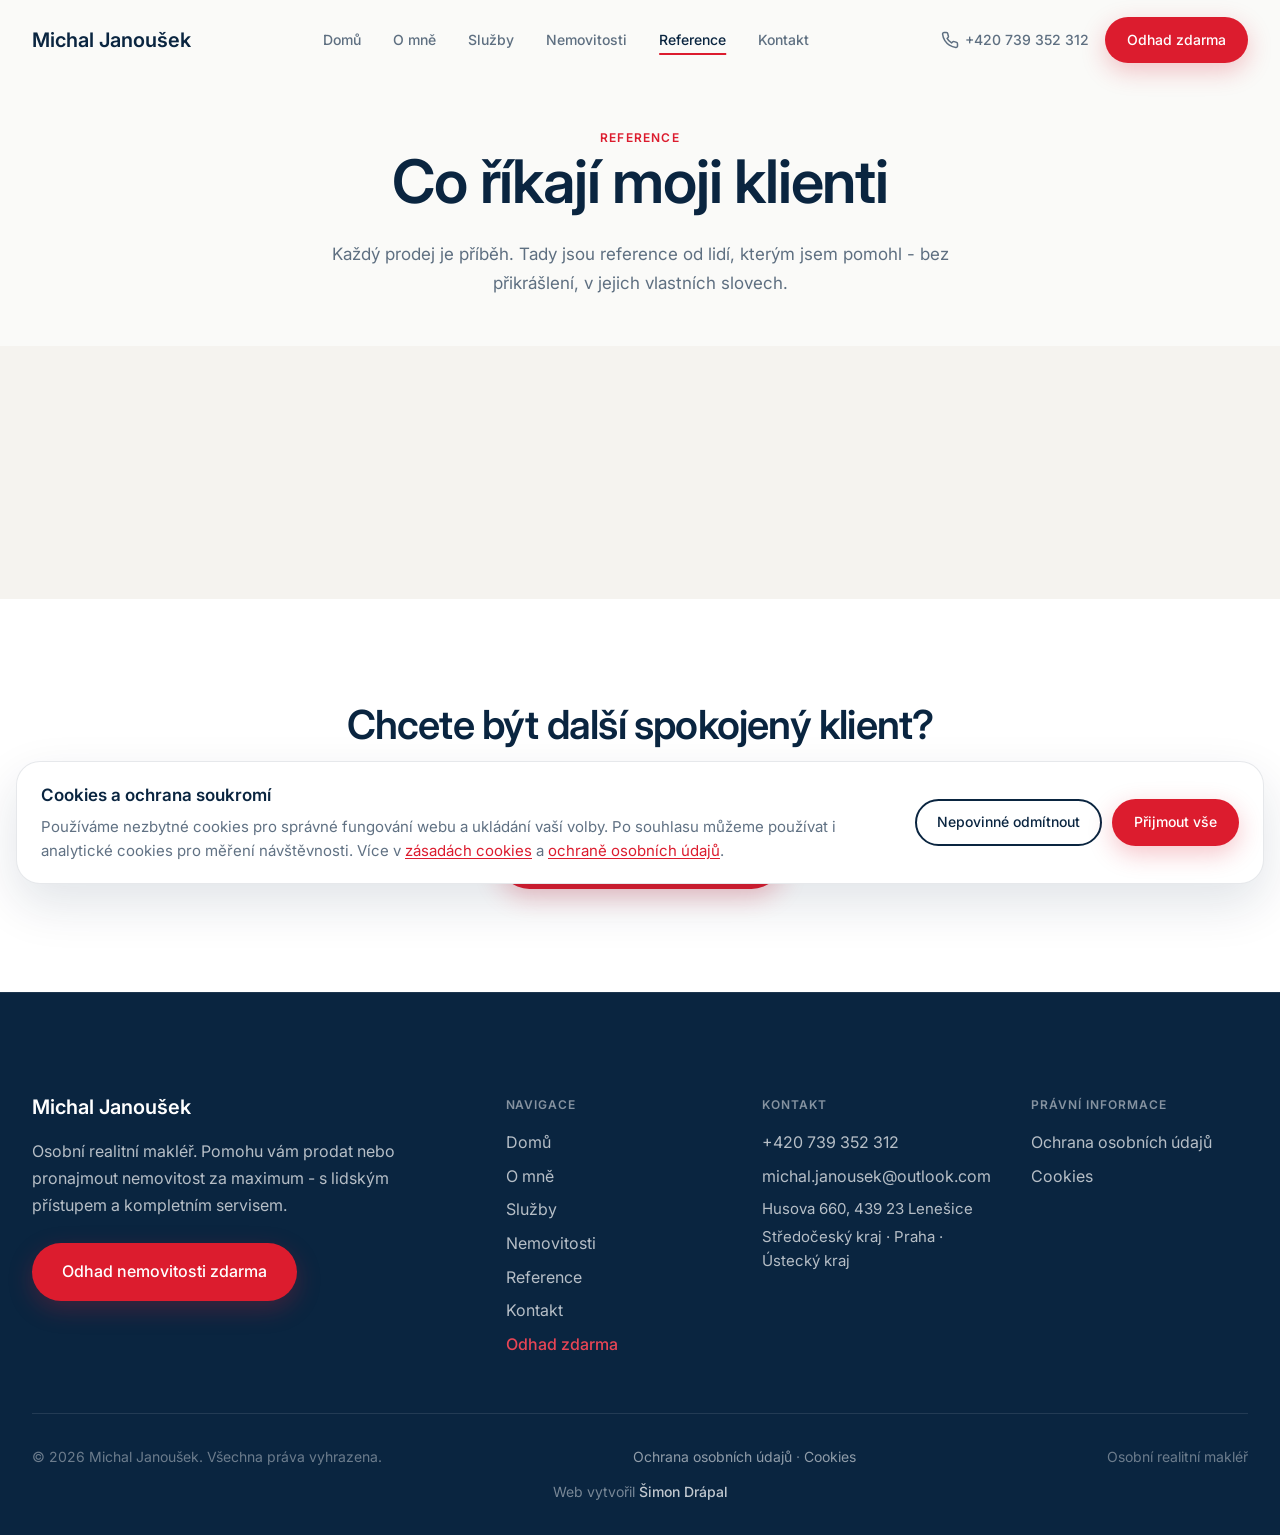
<file: reference.html>
<!DOCTYPE html>
<html lang="cs">
<head>
  <meta charset="UTF-8">
  <meta name="viewport" content="width=device-width, initial-scale=1.0">
  <title>Reference | Michal Janoušek</title>
  <meta name="description" content="Reference spokojených klientů - prodej bytů, domů a pronájem nemovitostí.">
  <link rel="icon" href="favicon.svg" type="image/svg+xml">
  <link rel="icon" href="favicon.png" type="image/png" sizes="32x32">
  <link rel="apple-touch-icon" href="apple-touch-icon.png">
  <link rel="preconnect" href="https://fonts.googleapis.com">
  <link rel="preconnect" href="https://fonts.gstatic.com" crossorigin>
  <link href="https://fonts.googleapis.com/css2?family=Inter:wght@400;500;600;700&display=swap" rel="stylesheet">
  <link rel="stylesheet" href="css/variables.css">
  <link rel="stylesheet" href="css/base.css">
  <link rel="stylesheet" href="css/components.css">
  <link rel="stylesheet" href="css/layout.css">
</head>
<body>
  <div id="header-placeholder"></div>
  <main>
    <section class="page-hero page-hero--center">
      <div class="container fade-in">
        <p class="label">Reference</p>
        <h1 class="heading-display">Co říkají moji klienti</h1>
        <p class="text-body">Každý prodej je příběh. Tady jsou reference od lidí, kterým jsem pomohl - bez přikrášlení, v jejich vlastních slovech.</p>
      </div>
    </section>

    <section class="section section--warm">
      <div class="container">
        <div class="grid-3" id="testimonials-grid" data-limit="6"></div>
        <p class="text-center mt-xl">
          <button type="button" class="btn btn--outline btn--lg" id="testimonials-more">Zobrazit více referencí</button>
        </p>
      </div>
    </section>

    <section class="section text-center">
      <div class="container fade-in">
        <h2 class="heading-section">Chcete být další spokojený klient?</h2>
        <p class="text-body" style="max-width:36rem;margin:1rem auto 0">Začněte nezávazným odhadem ceny vaší nemovitosti.</p>
        <a href="odhad-zdarma.html" class="btn btn--primary btn--lg" style="margin-top:2rem">Nezávazný odhad zdarma</a>
      </div>
    </section>
  </main>
  <div id="footer-placeholder"></div>
  <script src="js/config.js"></script>
  <script src="js/icons.js"></script>
  <script src="js/properties-api.js?v=20250620"></script>
  <script src="js/data.js"></script>
  <script src="js/animations.js"></script>
  <script src="js/testimonials.js"></script>
  <script src="js/layout.js"></script>
</body>
</html>
</file>
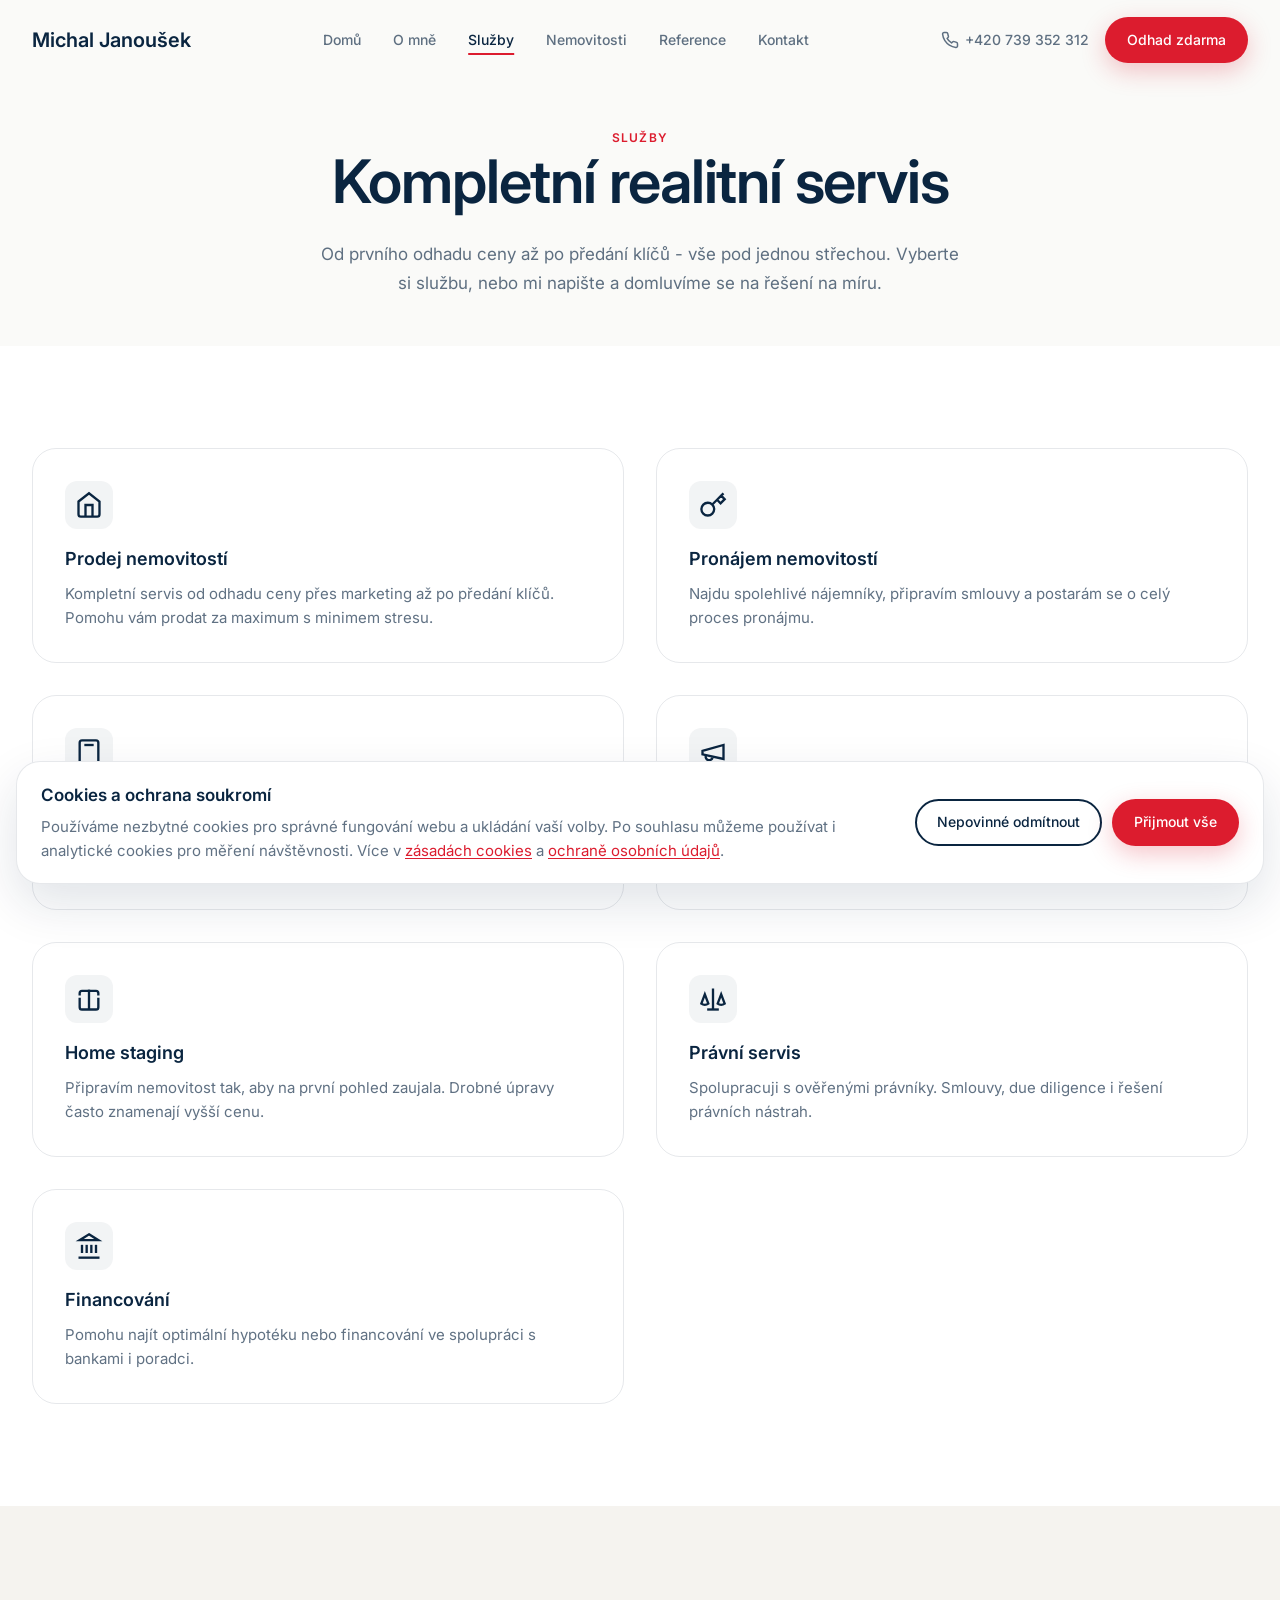
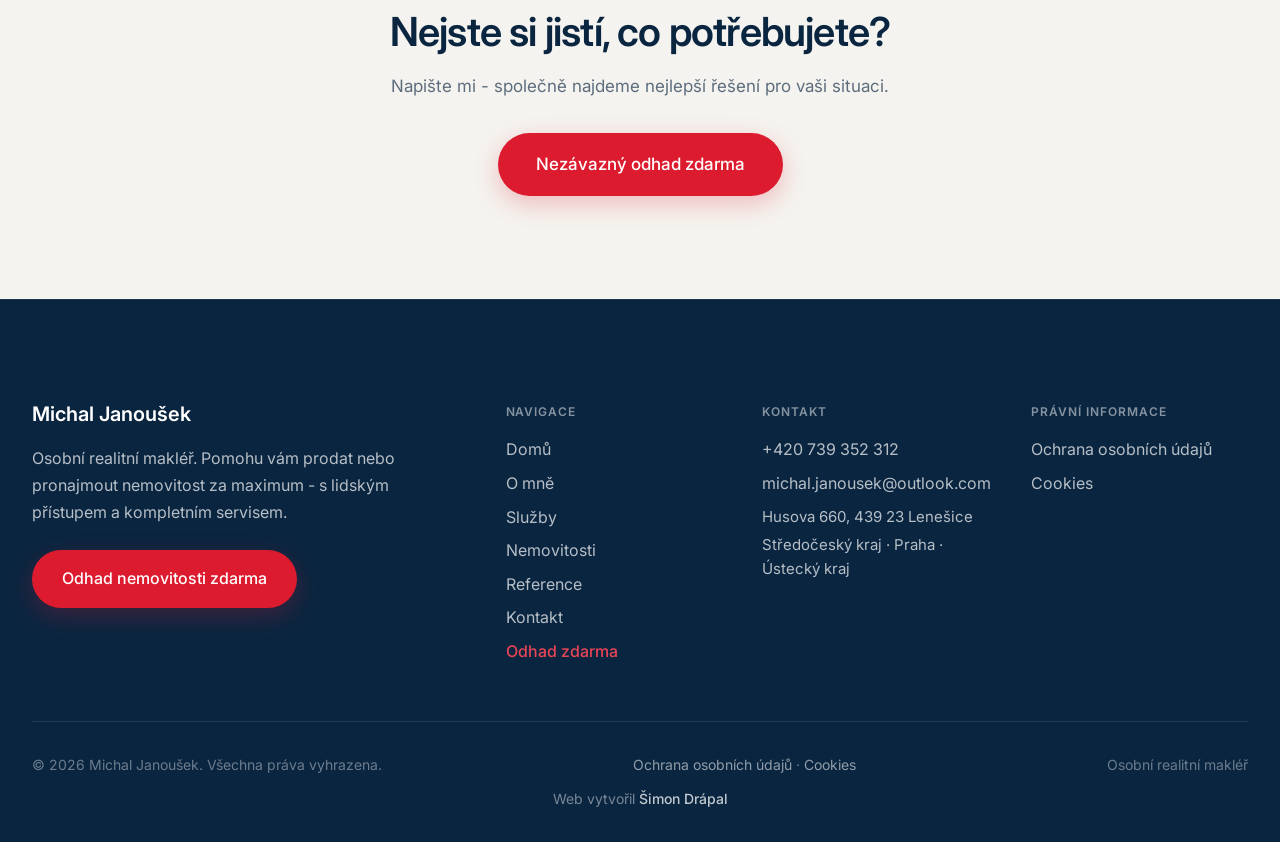
<file: sluzby.html>
<!DOCTYPE html>
<html lang="cs">
<head>
  <meta charset="UTF-8">
  <meta name="viewport" content="width=device-width, initial-scale=1.0">
  <title>Služby | Michal Janoušek</title>
  <meta name="description" content="Prodej a pronájem nemovitostí, odhad zdarma, marketing, home staging, právní servis a financování. Kompletní realitní servis.">
  <link rel="icon" href="favicon.svg" type="image/svg+xml">
  <link rel="icon" href="favicon.png" type="image/png" sizes="32x32">
  <link rel="apple-touch-icon" href="apple-touch-icon.png">
  <link rel="preconnect" href="https://fonts.googleapis.com">
  <link rel="preconnect" href="https://fonts.gstatic.com" crossorigin>
  <link href="https://fonts.googleapis.com/css2?family=Inter:wght@400;500;600;700&display=swap" rel="stylesheet">
  <link rel="stylesheet" href="css/variables.css">
  <link rel="stylesheet" href="css/base.css">
  <link rel="stylesheet" href="css/components.css">
  <link rel="stylesheet" href="css/layout.css">
</head>
<body>
  <div id="header-placeholder"></div>
  <main>
    <section class="page-hero page-hero--center">
      <div class="container fade-in">
        <p class="label">Služby</p>
        <h1 class="heading-display">Kompletní realitní servis</h1>
        <p class="text-body">Od prvního odhadu ceny až po předání klíčů - vše pod jednou střechou. Vyberte si službu, nebo mi napište a domluvíme se na řešení na míru.</p>
      </div>
    </section>
    <section class="section">
      <div class="container">
        <div class="grid-2" data-services-grid></div>
      </div>
    </section>
    <section class="section section--warm text-center">
      <div class="container fade-in">
        <h2 class="heading-section">Nejste si jistí, co potřebujete?</h2>
        <p class="text-body" style="max-width:36rem;margin:1rem auto 0">Napište mi - společně najdeme nejlepší řešení pro vaši situaci.</p>
        <a href="odhad-zdarma.html" class="btn btn--primary btn--lg" style="margin-top:2rem">Nezávazný odhad zdarma</a>
      </div>
    </section>
  </main>
  <div id="footer-placeholder"></div>
  <script src="js/config.js"></script>
  <script src="js/icons.js"></script>
  <script src="js/data.js"></script>
  <script src="js/animations.js"></script>
  <script src="js/services.js"></script>
  <script src="js/layout.js"></script>
</body>
</html>
</file>
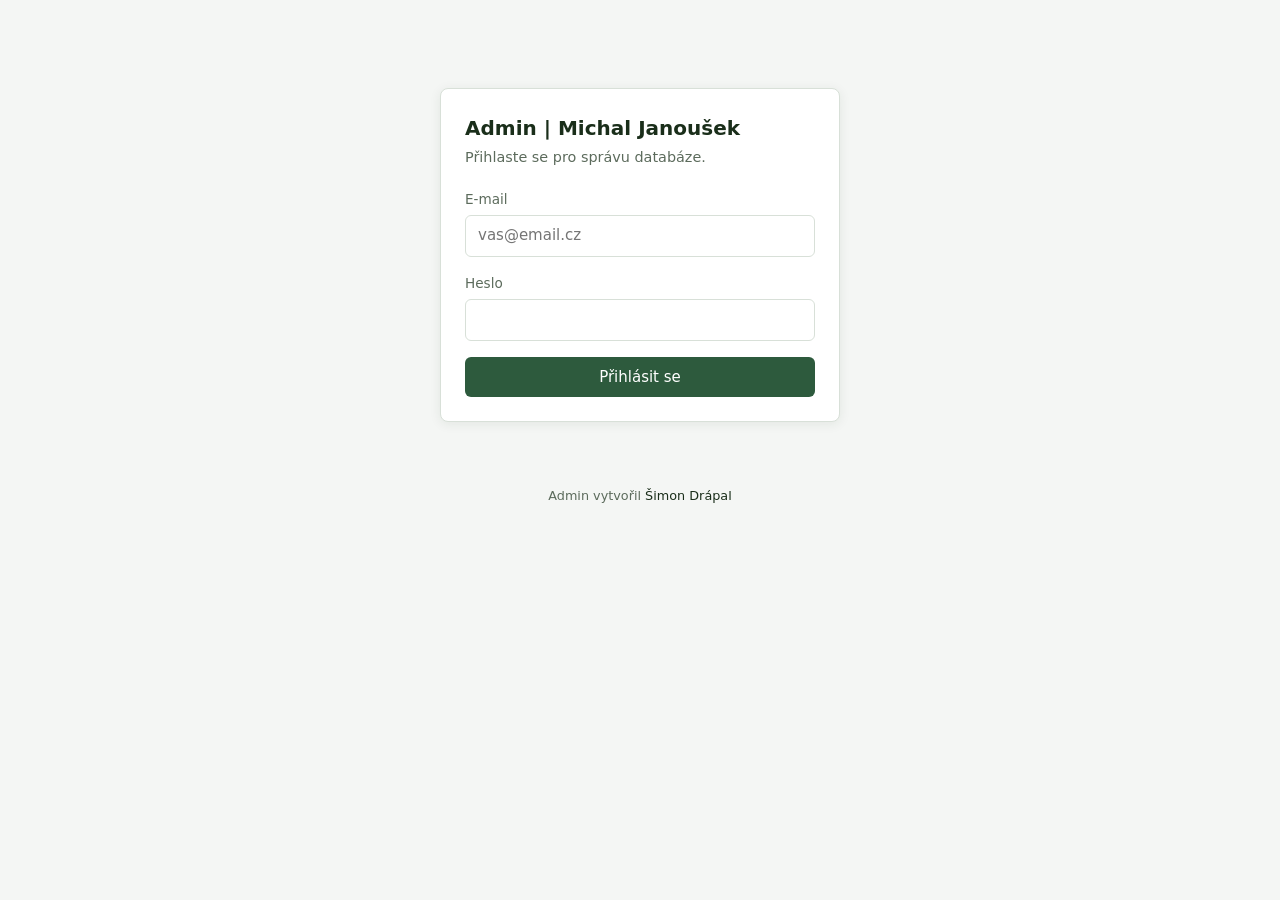
<file: admin/login.html>
<!DOCTYPE html>
<html lang="cs">
  <head>
    <meta charset="UTF-8" />
    <meta name="viewport" content="width=device-width, initial-scale=1" />
    <meta name="robots" content="noindex, nofollow" />
    <title>Přihlášení | Admin</title>
    <link rel="icon" href="../favicon.svg" type="image/svg+xml" />
    <link rel="icon" href="../favicon.png" type="image/png" sizes="32x32" />
    <link rel="stylesheet" href="css/admin.css" />
  </head>
  <body class="admin-body">
    <div class="admin-wrap">
      <div class="admin-card admin-card--narrow">
        <h1 style="margin: 0 0 0.25rem; font-size: 1.25rem">Admin | Michal Janoušek</h1>
        <p style="margin: 0 0 1.25rem; color: var(--admin-muted); font-size: 0.9rem">
          Přihlaste se pro správu databáze.
        </p>

        <div id="login-error" class="admin-alert admin-alert--error" hidden role="alert"></div>

        <form id="login-form" class="admin-form" novalidate>
          <div class="admin-field">
            <label for="email">E-mail</label>
            <input type="email" id="email" name="email" required autocomplete="email" placeholder="vas@email.cz" />
          </div>
          <div class="admin-field">
            <label for="password">Heslo</label>
            <input type="password" id="password" name="password" required autocomplete="current-password" minlength="6" />
          </div>
          <button type="submit" class="admin-btn admin-btn--primary" id="login-submit">Přihlásit se</button>
        </form>
      </div>

      <p class="admin-credit">
        Admin vytvořil
        <a href="https://simondrapal.cz/" target="_blank" rel="noopener noreferrer">Šimon Drápal</a>
      </p>
    </div>

    <script type="module" src="js/login.js"></script>
  </body>
</html>
</file>
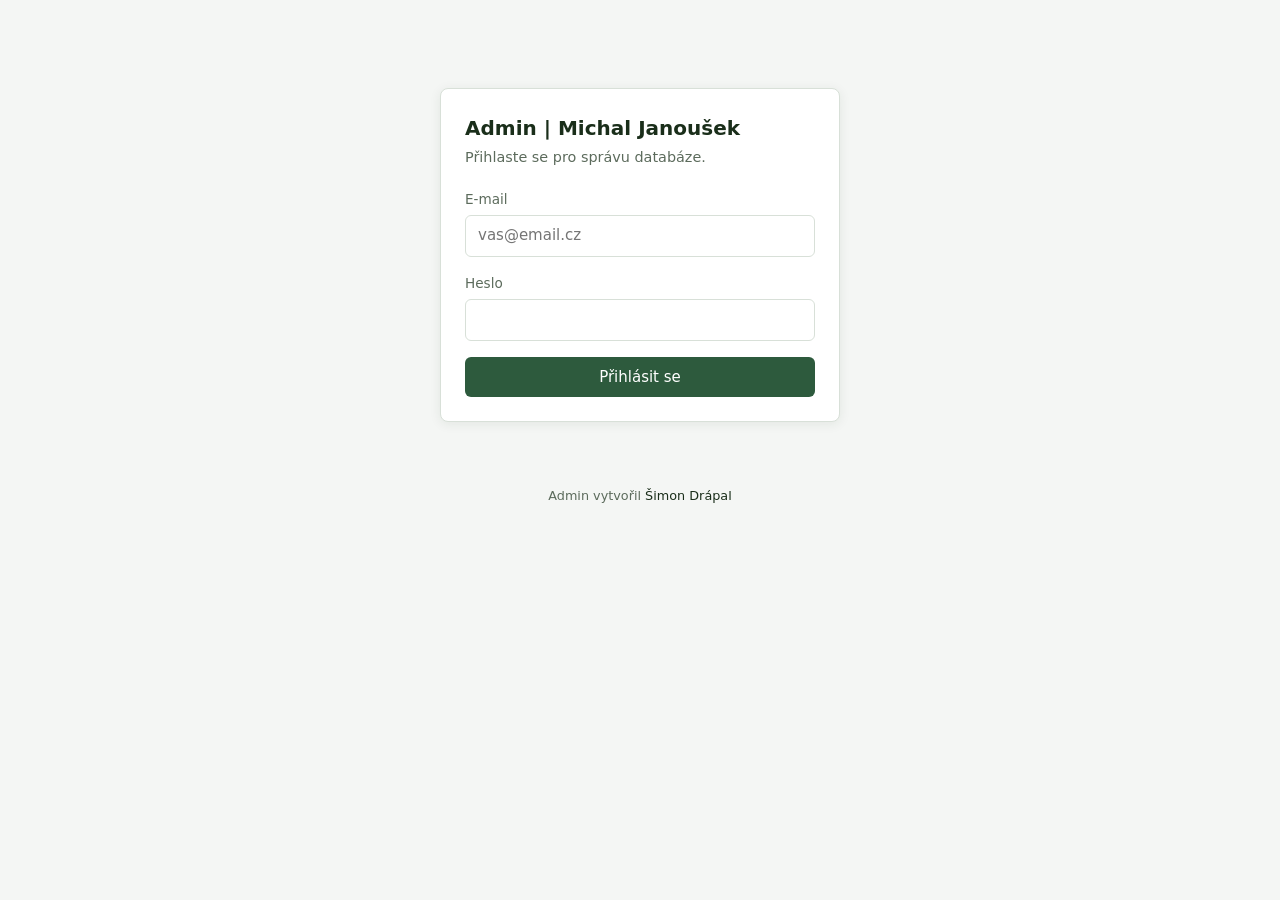
<file: admin/reviews.html>
<!DOCTYPE html>
<html lang="cs">
  <head>
    <meta charset="UTF-8" />
    <meta name="viewport" content="width=device-width, initial-scale=1" />
    <meta name="robots" content="noindex, nofollow" />
    <title>Recenze | Admin</title>
    <link rel="icon" href="../favicon.svg" type="image/svg+xml" />
    <link rel="icon" href="../favicon.png" type="image/png" sizes="32x32" />
    <link rel="stylesheet" href="css/admin.css" />
  </head>
  <body class="admin-body">
    <div class="admin-wrap">
      <header class="admin-header">
        <div>
          <h1>Správa recenzí</h1>
          <p class="admin-user" id="user-email"></p>
        </div>
        <button type="button" class="admin-btn admin-btn--ghost" id="logout-btn">Odhlásit se</button>
      </header>

      <nav class="admin-nav" aria-label="Sekce administrace">
        <a href="dashboard.html" class="admin-btn admin-btn--ghost admin-btn--sm">Nemovitosti</a>
        <a href="reviews.html" class="admin-btn admin-btn--primary admin-btn--sm is-active">Recenze</a>
      </nav>

      <section class="admin-section admin-card" id="review-form-section">
        <h2 id="form-heading">Přidat recenzi</h2>
        <p id="form-editing-hint" class="admin-hint" hidden></p>
        <div id="form-success" class="admin-alert admin-alert--success" hidden role="status"></div>
        <div id="form-error" class="admin-alert admin-alert--error" hidden role="alert"></div>

        <form id="review-form" class="admin-form">
          <div class="admin-form-grid">
            <div class="admin-field admin-field--wide">
              <label for="text">Text recenze *</label>
              <textarea id="text" name="text" required maxlength="1000" rows="5"></textarea>
            </div>
            <div class="admin-field">
              <label for="author">Kdo napsal *</label>
              <input type="text" id="author" name="author" required maxlength="200" />
            </div>
          </div>
          <div class="admin-form-actions">
            <button type="submit" class="admin-btn admin-btn--primary" id="form-submit">Uložit recenzi</button>
            <button type="button" class="admin-btn admin-btn--ghost" id="form-cancel" hidden>Zrušit úpravu</button>
          </div>
        </form>
      </section>

      <section class="admin-section admin-card">
        <h2>Seznam recenzí</h2>
        <div class="admin-toolbar">
          <button type="button" class="admin-btn admin-btn--ghost admin-btn--sm" id="refresh-btn">Obnovit</button>
        </div>
        <div id="list-error" class="admin-alert admin-alert--error" hidden role="alert"></div>
        <div id="list-loading" class="admin-loading">Načítám…</div>
        <div id="list-empty" class="admin-empty" hidden>Žádné recenze.</div>
        <div class="admin-table-wrap" id="table-wrap" hidden>
          <table class="admin-table">
            <thead>
              <tr><th>Text</th><th>Kdo napsal</th><th>Akce</th></tr>
            </thead>
            <tbody id="reviews-tbody"></tbody>
          </table>
        </div>
      </section>

      <p class="admin-credit">
        Admin vytvořil
        <a href="https://simondrapal.cz/" target="_blank" rel="noopener noreferrer">Šimon Drápal</a>
      </p>
    </div>

    <script type="module" src="js/reviews.js"></script>
  </body>
</html>
</file>
<file: css/variables.css>
/* Design tokens - personal & minimal */
:root {
  --color-navy: #0a2540;
  --color-navy-light: #1a3a5c;
  --color-navy-dark: #061829;
  --color-red: #dc1c2e;
  --color-red-soft: #e84555;
  --color-green: #16a34a;
  --color-green-soft: #22c55e;
  --color-white: #ffffff;
  --color-cream: #fafaf8;
  --color-warm: #f5f3ef;
  --color-text: #0a2540;
  --color-text-muted: rgba(10, 37, 64, 0.65);
  --color-border: rgba(10, 37, 64, 0.1);

  --font-sans: "Inter", system-ui, -apple-system, sans-serif;
  --font-display: "Inter", system-ui, -apple-system, sans-serif;

  --space-xs: 0.5rem;
  --space-sm: 1rem;
  --space-md: 1.5rem;
  --space-lg: 2rem;
  --space-xl: 3rem;
  --space-2xl: 4rem;
  --space-section: clamp(4rem, 8vw, 7rem);

  --container: 80rem;
  --header-height: 5rem;
  --radius: 1rem;
  --radius-lg: 1.5rem;
  --radius-full: 9999px;

  --shadow-sm: 0 1px 3px rgba(10, 37, 64, 0.06);
  --shadow-md: 0 8px 30px rgba(10, 37, 64, 0.08);
  --shadow-lg: 0 20px 50px rgba(10, 37, 64, 0.12);
  --shadow-red: 0 8px 24px rgba(220, 28, 46, 0.25);

  --transition: 0.3s ease;
}
</file>
<file: css/base.css>
/* Reset & base typography */
*,
*::before,
*::after {
  box-sizing: border-box;
  margin: 0;
  padding: 0;
}

html {
  scroll-behavior: smooth;
}

body {
  font-family: var(--font-sans);
  font-size: 1rem;
  line-height: 1.6;
  color: var(--color-text);
  background: var(--color-white);
  -webkit-font-smoothing: antialiased;
}

img {
  max-width: 100%;
  height: auto;
  display: block;
}

a {
  color: inherit;
  text-decoration: none;
}

ul {
  list-style: none;
}

button,
input,
select,
textarea {
  font: inherit;
  color: inherit;
}

/* Typography */
.heading-display {
  font-family: var(--font-display);
  font-size: clamp(2rem, 5vw, 3.75rem);
  font-weight: 600;
  line-height: 1.15;
  letter-spacing: -0.02em;
  color: var(--color-navy);
}

.heading-section {
  font-family: var(--font-display);
  font-size: clamp(1.75rem, 3.5vw, 2.5rem);
  font-weight: 600;
  line-height: 1.2;
  letter-spacing: -0.02em;
  color: var(--color-navy);
}

.text-body {
  font-size: 1.0625rem;
  line-height: 1.7;
  color: var(--color-text-muted);
}

.text-body--light {
  color: rgba(255, 255, 255, 0.8);
}

.label {
  font-size: 0.75rem;
  font-weight: 600;
  letter-spacing: 0.1em;
  text-transform: uppercase;
  color: var(--color-red);
}

.accent-line {
  width: 3rem;
  height: 3px;
  background: var(--color-red);
  margin-bottom: var(--space-md);
}

.accent-line--center {
  margin-left: auto;
  margin-right: auto;
}

.text-red {
  color: var(--color-red);
}

.text-green {
  color: var(--color-green);
}

/* Layout */
.container {
  width: 100%;
  max-width: var(--container);
  margin: 0 auto;
  padding: 0 clamp(1rem, 4vw, 2rem);
}

.section {
  padding: var(--space-section) 0;
}

#kontaktni-formular {
  scroll-margin-top: calc(var(--header-height) + 1rem);
}

.section--cream {
  background: var(--color-cream);
}

.section--warm {
  background: var(--color-warm);
}

.section--navy {
  background: var(--color-navy);
  color: var(--color-white);
}

.section--navy .heading-section,
.section--navy .heading-display {
  color: var(--color-white);
}

.section-header {
  margin-bottom: var(--space-xl);
}

.section-header--center {
  text-align: center;
}

.section-header--center .text-body {
  max-width: 40rem;
  margin: var(--space-md) auto 0;
}

/* Page hero (inner pages) */
.page-hero {
  padding-top: calc(var(--header-height) + var(--space-xl));
  padding-bottom: var(--space-xl);
  background: var(--color-cream);
}

.page-hero--center {
  text-align: center;
}

.page-hero--center .text-body {
  max-width: 40rem;
  margin: var(--space-md) auto 0;
}

/* Animations */
.fade-in {
  opacity: 0;
  transform: translateY(1.5rem);
  transition: opacity 0.6s ease, transform 0.6s ease;
}

.fade-in.is-visible {
  opacity: 1;
  transform: translateY(0);
}

/* Utility */
.sr-only {
  position: absolute;
  width: 1px;
  height: 1px;
  padding: 0;
  margin: -1px;
  overflow: hidden;
  clip: rect(0, 0, 0, 0);
  border: 0;
}

.text-center {
  text-align: center;
}

.mt-lg {
  margin-top: var(--space-lg);
}

.mt-xl {
  margin-top: var(--space-xl);
}
</file>
<file: css/components.css>
/* Buttons */
.btn {
  display: inline-flex;
  align-items: center;
  justify-content: center;
  gap: 0.5rem;
  padding: 0.875rem 1.75rem;
  font-weight: 500;
  border-radius: var(--radius-full);
  border: 2px solid transparent;
  cursor: pointer;
  transition: all var(--transition);
  white-space: nowrap;
}

.btn--primary {
  background: var(--color-red);
  color: var(--color-white);
  box-shadow: var(--shadow-red);
}

.btn--primary:hover {
  background: var(--color-red-soft);
  transform: translateY(-1px);
  box-shadow: 0 12px 32px rgba(220, 28, 46, 0.35);
}

.btn--secondary {
  background: var(--color-navy);
  color: var(--color-white);
}

.btn--secondary:hover {
  background: var(--color-navy-light);
}

.btn--outline {
  background: transparent;
  border-color: var(--color-navy);
  color: var(--color-navy);
}

.btn--outline:hover {
  background: var(--color-navy);
  color: var(--color-white);
}

.btn--outline-light {
  border-color: rgba(255, 255, 255, 0.5);
  color: var(--color-white);
}

.btn--outline-light:hover {
  background: var(--color-white);
  color: var(--color-navy);
}

.btn--lg {
  padding: 1rem 2.25rem;
  font-size: 1.0625rem;
}

.btn--sm {
  padding: 0.625rem 1.25rem;
  font-size: 0.875rem;
}

.btn--block {
  width: 100%;
}

.btn--arrow .btn__icon.material-symbols-outlined {
  flex-shrink: 0;
  margin-left: 0.15rem;
  font-size: 1.25rem;
  line-height: 1;
  font-variation-settings: "FILL" 0, "wght" 400, "GRAD" 0, "opsz" 24;
  transition: transform var(--transition);
}

.btn--arrow:hover .btn__icon {
  transform: translate(2px, -2px);
}

/* Cards */
.card {
  background: var(--color-white);
  border-radius: var(--radius-lg);
  overflow: hidden;
  box-shadow: var(--shadow-sm);
  transition: box-shadow var(--transition), transform var(--transition);
  cursor: pointer;
}

.card__inner {
  display: block;
  color: inherit;
}

.card:hover {
  box-shadow: var(--shadow-lg);
}

.card__image {
  position: relative;
  aspect-ratio: 4 / 3;
  overflow: hidden;
}

.card__image img {
  width: 100%;
  height: 100%;
  object-fit: cover;
  transition: transform 0.5s ease;
}

.card:hover .card__image img {
  transform: scale(1.05);
}

.card__badge {
  position: absolute;
  top: 1rem;
  left: 1rem;
  padding: 0.35rem 0.85rem;
  font-size: 0.7rem;
  font-weight: 600;
  text-transform: uppercase;
  letter-spacing: 0.05em;
  border-radius: var(--radius-full);
  color: var(--color-white);
}

.card__badge--available {
  background: var(--color-red);
}

.card__badge--reserved {
  background: #b8860b;
}

.card__badge--sold {
  background: var(--color-navy);
}

.card__body {
  padding: 1.5rem;
}

.card__title {
  font-family: var(--font-display);
  font-size: 1.25rem;
  font-weight: 600;
  color: var(--color-navy);
  transition: color var(--transition);
}

.card:hover .card__title {
  color: var(--color-red);
}

.card__location {
  display: flex;
  align-items: center;
  gap: 0.35rem;
  margin-top: 0.35rem;
  font-size: 0.875rem;
  color: var(--color-text-muted);
}

.card__footer {
  display: flex;
  align-items: flex-end;
  justify-content: space-between;
  margin-top: 1rem;
}

.card__price {
  font-family: var(--font-display);
  font-size: 1.5rem;
  font-weight: 600;
  color: var(--color-navy);
}

.card__meta {
  font-size: 0.875rem;
  color: var(--color-text-muted);
}

.card__specs {
  margin-top: 0.75rem;
  padding-top: 0.75rem;
  border-top: 1px solid var(--color-border);
}

.card__specs .property-specs--card {
  border-top: none;
  padding-top: 0;
  gap: 0.35rem 1rem;
}

.card__specs .property-specs--card .property-specs__row {
  font-size: 0.8125rem;
  padding: 0.15rem 0;
}

.card__specs .property-specs__highlights {
  margin-top: 0.75rem;
}

.card__link {
  display: inline-flex;
  align-items: center;
  gap: 0.25rem;
  font-size: 0.875rem;
  font-weight: 500;
  color: var(--color-red);
  transition: gap var(--transition);
}

.card:hover .card__link {
  gap: 0.5rem;
}

/* Karty nemovitostí – jemné ztmavení od pozadí */
.property-cards .card {
  background: #f6f5f3;
  border: 1px solid var(--color-border);
  box-shadow: var(--shadow-md);
}

.property-cards .card__image::after {
  content: "";
  position: absolute;
  inset: 0;
  background: rgba(10, 37, 64, 0.05);
  pointer-events: none;
}

.property-cards .card:hover {
  box-shadow: var(--shadow-lg);
}

/* Benefit / service cards */
.feature-card {
  padding: 2rem;
  border: 1px solid var(--color-border);
  border-radius: var(--radius-lg);
  transition: border-color var(--transition), box-shadow var(--transition);
}

.feature-card:hover {
  border-color: rgba(220, 28, 46, 0.2);
  box-shadow: var(--shadow-md);
}

.feature-cards--white .feature-card {
  background: var(--color-white);
}

.feature-card__icon {
  width: 3rem;
  height: 3rem;
  display: flex;
  align-items: center;
  justify-content: center;
  background: rgba(10, 37, 64, 0.05);
  border-radius: 0.75rem;
  margin-bottom: 1rem;
  color: var(--color-navy);
  transition: background var(--transition), color var(--transition);
}

.feature-card:hover .feature-card__icon {
  background: rgba(220, 28, 46, 0.1);
  color: var(--color-red);
}

.feature-card__title {
  font-family: var(--font-display);
  font-size: 1.125rem;
  font-weight: 600;
  margin-bottom: 0.5rem;
}

.feature-card__text {
  font-size: 0.9375rem;
  color: var(--color-text-muted);
  line-height: 1.6;
}

/* Testimonial */
.testimonial {
  display: flex;
  flex-direction: column;
  height: 100%;
  padding: 2rem;
  background: var(--color-warm);
  border: 1px solid var(--color-border);
  border-radius: var(--radius-lg);
  box-shadow: var(--shadow-md);
  transition: border-color var(--transition), box-shadow var(--transition);
}

.section--warm .testimonial,
.section--cream .testimonial {
  background: var(--color-white);
}

.testimonial:hover {
  border-color: rgba(220, 28, 46, 0.18);
  box-shadow: var(--shadow-lg);
}

.stars {
  display: flex;
  gap: 0.15rem;
  color: #fbbf24;
}

.stars svg {
  width: 1.25rem;
  height: 1.25rem;
  fill: currentColor;
}

.testimonial__text {
  flex: 1;
  margin: 0 0 1.5rem;
  color: var(--color-text-muted);
  line-height: 1.7;
  font-style: italic;
}

.testimonial__author {
  display: flex;
  align-items: center;
  gap: 1rem;
  padding-top: 1.5rem;
  border-top: 1px solid var(--color-border);
}

.testimonial__avatar {
  width: 3rem;
  height: 3rem;
  border-radius: 50%;
  object-fit: cover;
  background: var(--color-navy);
  color: var(--color-white);
  display: flex;
  align-items: center;
  justify-content: center;
  font-weight: 600;
  flex-shrink: 0;
}

.testimonial__name {
  font-weight: 600;
  font-style: normal;
  color: var(--color-navy);
}

.testimonial__meta {
  font-size: 0.8125rem;
  color: var(--color-text-muted);
}

/* Forms */
.form-card {
  background: var(--color-white);
  border-radius: var(--radius-lg);
  padding: clamp(1.5rem, 4vw, 2rem);
  box-shadow: var(--shadow-lg);
}

.form-card__title {
  font-family: var(--font-display);
  font-size: 1.5rem;
  font-weight: 600;
  margin-bottom: 0.25rem;
}

.form-card__subtitle {
  font-size: 0.875rem;
  color: var(--color-text-muted);
  margin-bottom: 1.5rem;
}

.form-grid {
  display: grid;
  gap: 1rem;
}

@media (min-width: 640px) {
  .form-grid--2 {
    grid-template-columns: 1fr 1fr;
  }
}

.form-group--full {
  grid-column: 1 / -1;
}

.form-fieldset {
  border: none;
  padding: 0;
  margin: 0 0 1.5rem;
}

.form-fieldset:last-of-type {
  margin-bottom: 0;
}

.form-fieldset__legend {
  font-family: var(--font-display);
  font-size: 1.2rem;
  font-weight: 700;
  color: var(--color-navy);
  margin-bottom: 1rem;
  padding: 0;
  letter-spacing: -0.01em;
}

.form-label {
  display: block;
  font-family: var(--font-display);
  font-size: 1rem;
  font-weight: 700;
  margin-bottom: 0.85rem;
  color: var(--color-navy);
  letter-spacing: -0.01em;
}

.form-radio-group {
  display: flex;
  flex-direction: column;
  gap: 0.65rem;
}

.form-radio {
  display: flex;
  align-items: flex-start;
  gap: 0.65rem;
  cursor: pointer;
  font-size: 0.9375rem;
  font-weight: 400;
  color: var(--color-text-muted);
  line-height: 1.5;
}

.form-radio input {
  margin-top: 0.2rem;
  flex-shrink: 0;
  accent-color: var(--color-red);
}

.form-radio:has(input:checked) {
  color: var(--color-navy);
  font-weight: 400;
}

.form-checkbox-group {
  display: flex;
  flex-direction: column;
  gap: 0.65rem;
}

@media (min-width: 480px) {
  .form-checkbox-group {
    display: grid;
    grid-template-columns: repeat(2, 1fr);
    gap: 0.65rem 1.25rem;
  }
}

.form-checkbox {
  display: flex;
  align-items: flex-start;
  gap: 0.65rem;
  cursor: pointer;
  font-size: 0.9375rem;
  font-weight: 400;
  color: var(--color-text-muted);
  line-height: 1.5;
}

.form-checkbox input {
  margin-top: 0.2rem;
  flex-shrink: 0;
  accent-color: var(--color-red);
}

.form-checkbox:has(input:checked) {
  color: var(--color-navy);
  font-weight: 400;
}

[data-estimate-field][hidden] {
  display: none;
}

/* Výběr typu nemovitosti – karty */
.form-type-cards {
  display: grid;
  grid-template-columns: repeat(3, 1fr);
  gap: 0.75rem;
}

.form-type-card {
  position: relative;
  display: flex;
  flex-direction: column;
  align-items: center;
  justify-content: flex-start;
  padding: 0.5rem 0.75rem 0.625rem;
  gap: 0.25rem;
  border: 2px solid var(--color-border);
  border-radius: var(--radius-lg);
  background: var(--color-white);
  cursor: pointer;
  text-align: center;
  transition: border-color var(--transition), box-shadow var(--transition);
}

.form-type-card:hover {
  border-color: rgba(220, 28, 46, 0.35);
}

.form-type-card:has(.form-type-card__input:checked) {
  border-color: var(--color-red);
  box-shadow: 0 0 0 1px var(--color-red);
}

.form-type-card__input {
  position: absolute;
  width: 1px;
  height: 1px;
  padding: 0;
  margin: -1px;
  overflow: hidden;
  clip: rect(0, 0, 0, 0);
  white-space: nowrap;
  border: 0;
}

.form-type-card__check {
  position: absolute;
  inset: 0;
  display: flex;
  align-items: center;
  justify-content: center;
  color: var(--color-red);
  opacity: 0;
  transform: scale(0.85);
  transition: opacity 0.2s ease, transform 0.2s ease;
  pointer-events: none;
}

.form-type-card__check svg {
  width: 2rem;
  height: 2rem;
}

.form-type-card:has(.form-type-card__input:checked) .form-type-card__check {
  opacity: 1;
  transform: scale(1);
}

.form-type-card:has(.form-type-card__input:checked) .form-type-card__icon,
.form-type-card:has(.form-type-card__input:checked) .form-type-card__label {
  opacity: 0.35;
}

.form-type-card__icon {
  display: flex;
  align-items: center;
  justify-content: center;
  transition: opacity 0.2s ease;
}

.form-type-card__icon img {
  display: block;
  width: auto;
  height: 14.25rem;
  max-width: 100%;
  object-fit: contain;
}

.form-type-card__label {
  font-size: 0.9375rem;
  font-weight: 600;
  color: var(--color-navy);
  transition: opacity 0.2s ease;
}

@media (max-width: 479px) {
  .form-type-cards {
    grid-template-columns: 1fr;
  }

  .form-type-card {
    flex-direction: row;
    justify-content: flex-start;
    gap: 0.75rem;
    padding: 0.625rem 1rem;
  }

  .form-type-card__icon {
    margin-bottom: 0;
    flex-shrink: 0;
  }

  .form-type-card__icon img {
    height: 10.25rem;
  }

  .form-type-card__check svg {
    width: 1.5rem;
    height: 1.5rem;
  }
}

/* Rozbalení formuláře po výběru typu */
.form-estimate-body {
  display: grid;
  grid-template-rows: 0fr;
  transition: grid-template-rows 0.45s ease;
}

.form-estimate-body.is-open {
  grid-template-rows: 1fr;
}

.form-estimate-body__inner {
  overflow: hidden;
  min-height: 0;
  opacity: 0;
  transform: translateY(-0.5rem);
  transition:
    opacity 0.35s ease,
    transform 0.45s ease;
}

.form-estimate-body.is-open .form-estimate-body__inner {
  opacity: 1;
  transform: translateY(0);
}

.form-estimate-body.is-open .form-estimate-body__inner > .form-fieldset:first-child {
  margin-top: 1.5rem;
}

.form-estimate-actions {
  margin-top: 1.5rem;
}

.form-estimate-actions .form-error {
  margin-top: 0;
  margin-bottom: 1rem;
}

.form-estimate-actions .form-note {
  margin-top: 1rem;
}

@media (prefers-reduced-motion: reduce) {
  .form-estimate-body,
  .form-estimate-body__inner {
    transition: none;
  }
}

/* Vícekrokový formulář odhadu */
.form-wizard__header {
  margin-bottom: 1.75rem;
}

.form-wizard__counter {
  font-size: 0.875rem;
  color: var(--color-text-muted);
  margin-bottom: 0.75rem;
}

.form-wizard__counter strong {
  color: var(--color-navy);
  font-weight: 600;
}

.form-wizard__bar {
  height: 4px;
  background: var(--color-warm);
  border-radius: var(--radius-full);
  overflow: hidden;
  margin-bottom: 1rem;
}

.form-wizard__fill {
  height: 100%;
  background: var(--color-red);
  border-radius: var(--radius-full);
  transition: width 0.35s ease;
}

.form-wizard__step-title {
  font-family: var(--font-display);
  font-size: 1.25rem;
  font-weight: 600;
  color: var(--color-navy);
}

.form-wizard__panels {
  min-height: 8rem;
}

.form-wizard__panel {
  animation: wizardFadeIn 0.35s ease;
}

.form-wizard__panel[hidden] {
  display: none !important;
}

@keyframes wizardFadeIn {
  from {
    opacity: 0;
    transform: translateX(12px);
  }
  to {
    opacity: 1;
    transform: translateX(0);
  }
}

.form-wizard__panel-desc {
  font-size: 1.0625rem;
  color: var(--color-navy);
  margin-bottom: 1.25rem;
  font-weight: 500;
}

.form-wizard__hint,
.form-hint {
  margin-top: 1rem;
  font-size: 0.875rem;
  color: var(--color-text-muted);
}

.form-wizard__error,
.form-error {
  margin-top: 1rem;
  padding: 0.75rem 1rem;
  font-size: 0.875rem;
  color: var(--color-red);
  background: rgba(220, 28, 46, 0.08);
  border-radius: 0.5rem;
}

.form-wizard__nav {
  display: flex;
  flex-wrap: wrap;
  gap: 0.75rem;
  margin-top: 1.75rem;
  align-items: center;
  justify-content: flex-end;
}

.form-wizard__nav .btn--outline {
  margin-right: auto;
}

.form-wizard__nav [hidden],
.form-wizard__nav .form-wizard__btn--hidden {
  display: none !important;
}

@media (max-width: 479px) {
  .form-wizard__nav {
    flex-direction: column-reverse;
    align-items: stretch;
  }
  .form-wizard__nav .btn--outline {
    margin-right: 0;
  }
  .form-wizard__nav .btn {
    width: 100%;
  }
}

.form-group > label {
  display: block;
  font-size: 0.9375rem;
  font-weight: 600;
  margin-bottom: 0.5rem;
  color: var(--color-navy);
}

.form-radio-group .form-radio,
.form-checkbox-group .form-checkbox {
  font-weight: 400;
}

.form-input {
  width: 100%;
  padding: 0.85rem 1rem;
  border: 1px solid var(--color-border);
  border-radius: 0.75rem;
  background: var(--color-warm);
  transition: border-color var(--transition), box-shadow var(--transition);
}

.form-input:focus {
  outline: none;
  border-color: var(--color-red);
  box-shadow: 0 0 0 3px rgba(220, 28, 46, 0.15);
}

.form-note {
  margin-top: 1rem;
  font-size: 0.75rem;
  color: var(--color-text-muted);
}

/* Success state */
.form-success {
  text-align: center;
  padding: 2rem;
}

.form-success__icon {
  width: 4rem;
  height: 4rem;
  margin: 0 auto 1.5rem;
  background: #dcfce7;
  border-radius: 50%;
  display: flex;
  align-items: center;
  justify-content: center;
  color: #16a34a;
}

.form-success__icon svg {
  width: 2rem;
  height: 2rem;
}

/* FAQ */
.faq-item {
  border: 1px solid var(--color-border);
  border-radius: 0.75rem;
  background: var(--color-white);
  overflow: hidden;
  margin-bottom: 0.75rem;
}

.faq-item__question {
  width: 100%;
  display: flex;
  align-items: center;
  justify-content: space-between;
  gap: 1rem;
  padding: 1.25rem 1.5rem;
  text-align: left;
  font-weight: 500;
  background: none;
  border: none;
  cursor: pointer;
  transition: background var(--transition);
}

.faq-item__question:hover {
  background: var(--color-warm);
}

.faq-item__icon {
  flex-shrink: 0;
  transition: transform var(--transition);
}

.faq-item.is-open .faq-item__icon {
  transform: rotate(180deg);
}

.faq-item__answer {
  max-height: 0;
  overflow: hidden;
  transition: max-height 0.35s ease;
}

.faq-item.is-open .faq-item__answer {
  max-height: 20rem;
}

.faq-item__answer-inner {
  padding: 0 1.5rem 1.25rem;
  color: var(--color-text-muted);
  line-height: 1.7;
}

/* Filter tabs */
.filter-tabs {
  display: flex;
  flex-wrap: wrap;
  justify-content: center;
  gap: 0.5rem;
  margin-bottom: var(--space-xl);
}

.filter-tab {
  padding: 0.65rem 1.5rem;
  font-size: 0.875rem;
  font-weight: 500;
  border: none;
  border-radius: var(--radius-full);
  background: var(--color-warm);
  color: var(--color-text-muted);
  cursor: pointer;
  transition: all var(--transition);
}

.filter-tab:hover {
  background: rgba(10, 37, 64, 0.08);
}

.filter-tab.is-active {
  background: var(--color-navy);
  color: var(--color-white);
  box-shadow: var(--shadow-md);
}

/* Process steps */
.process-grid {
  display: grid;
  gap: 2rem;
}

@media (min-width: 768px) {
  .process-grid {
    grid-template-columns: repeat(2, 1fr);
  }
}

@media (min-width: 1024px) {
  .process-grid {
    grid-template-columns: repeat(3, 1fr);
  }
}

.process-step__number {
  font-family: var(--font-display);
  font-size: 3rem;
  font-weight: 700;
  color: var(--color-red-soft);
  line-height: 1;
}

.process-step__title {
  font-family: var(--font-display);
  font-size: 1.125rem;
  font-weight: 600;
  margin: 0.5rem 0;
  color: var(--color-white);
}

.process-step__text {
  font-size: 0.875rem;
  color: rgba(255, 255, 255, 0.65);
  line-height: 1.6;
}

/* Check list */
.check-list li {
  display: flex;
  align-items: flex-start;
  gap: 0.75rem;
  margin-bottom: 0.75rem;
}

.check-list__icon {
  flex-shrink: 0;
  width: 1.25rem;
  height: 1.25rem;
  color: var(--color-red);
  margin-top: 0.15rem;
}

.section--navy .check-list__icon {
  color: var(--color-red-soft);
}

/* Grids */
.grid-2 {
  display: grid;
  gap: 2rem;
}

.grid-3 {
  display: grid;
  gap: 2rem;
}

.properties-empty {
  grid-column: 1 / -1;
  text-align: center;
  padding: 2.5rem 1rem;
  color: var(--color-text-muted);
}

.grid-4 {
  display: grid;
  gap: 2rem;
}

@media (min-width: 640px) {
  .grid-2 {
    grid-template-columns: repeat(2, 1fr);
  }
}

@media (min-width: 768px) {
  .grid-3 {
    grid-template-columns: repeat(2, 1fr);
  }
  .grid-4 {
    grid-template-columns: repeat(2, 1fr);
  }
}

@media (min-width: 1024px) {
  .grid-3 {
    grid-template-columns: repeat(3, 1fr);
  }
  .grid-4 {
    grid-template-columns: repeat(4, 1fr);
  }
}

/* CTA box */
.cta-box {
  text-align: center;
  padding: clamp(2rem, 6vw, 4rem);
  background: var(--color-white);
  border-radius: var(--radius-lg);
  box-shadow: var(--shadow-sm);
}

.cta-box--dark {
  background: transparent;
  box-shadow: none;
}

/* Region tags */
.region-tags {
  display: flex;
  flex-wrap: wrap;
  justify-content: center;
  gap: 0.75rem;
}

.region-tag {
  padding: 0.75rem 1.5rem;
  border: 1px solid var(--color-border);
  border-radius: var(--radius-full);
  background: var(--color-warm);
  font-weight: 500;
}

/* Comparison boxes */
.compare-box {
  padding: 2rem;
  border-radius: var(--radius-lg);
  border: 1px solid var(--color-border);
}

.compare-box--negative {
  border: 2px solid rgba(220, 28, 46, 0.35);
  background: rgba(220, 28, 46, 0.06);
}

.compare-box--negative .feature-card__title {
  color: var(--color-red);
}

.compare-box--negative .compare-list li span {
  color: var(--color-red);
  font-weight: 600;
}

.compare-box--positive {
  border: 2px solid rgba(22, 163, 74, 0.35);
  background: rgba(22, 163, 74, 0.06);
}

.compare-box--positive .feature-card__title {
  color: var(--color-green);
}

.compare-box--highlight {
  border: 2px solid rgba(220, 28, 46, 0.3);
  background: rgba(220, 28, 46, 0.04);
}

.compare-list li {
  display: flex;
  align-items: center;
  gap: 0.75rem;
  margin-bottom: 0.75rem;
  font-size: 0.9375rem;
}

.compare-list--muted li {
  color: var(--color-text-muted);
}
</file>
<file: css/layout.css>
/* Header */
.site-header {
  position: fixed;
  top: 0;
  left: 0;
  right: 0;
  z-index: 120;
  height: var(--header-height);
  transition: background var(--transition), box-shadow var(--transition), border-color var(--transition);
}

.site-header.is-scrolled {
  background: rgba(255, 255, 255, 0.95);
  backdrop-filter: blur(12px);
  box-shadow: var(--shadow-sm);
}

.site-header.is-menu-open {
  background: var(--color-white);
  backdrop-filter: none;
  border-bottom: 1px solid var(--color-border);
  box-shadow: var(--shadow-md);
}

.site-header.is-menu-open .logo__name {
  color: var(--color-navy);
}

.site-header__inner {
  display: flex;
  align-items: center;
  justify-content: space-between;
  height: 100%;
}

.site-header .logo {
  display: flex;
  align-items: center;
  line-height: 1;
}

.logo__name {
  font-family: var(--font-display);
  font-size: 1.25rem;
  font-weight: 600;
  line-height: 1.2;
  color: var(--color-navy);
}

.logo__tag {
  font-size: 0.6875rem;
  font-weight: 500;
  letter-spacing: 0.08em;
  text-transform: uppercase;
  color: var(--color-text-muted);
}

.nav-desktop {
  display: none;
  align-items: center;
  gap: 2rem;
}

.nav-desktop a {
  font-size: 0.875rem;
  font-weight: 500;
  color: var(--color-text-muted);
  transition: color var(--transition);
}

.nav-desktop a:hover {
  color: var(--color-navy);
}

.nav-desktop a.is-active,
.nav-desktop a[aria-current="page"] {
  color: var(--color-navy);
  text-decoration: underline;
  text-underline-offset: 0.6em;
  text-decoration-thickness: 2px;
  text-decoration-color: var(--color-red);
}

.header-actions {
  display: none;
  align-items: center;
  gap: 1rem;
}

.header-phone {
  display: flex;
  align-items: center;
  gap: 0.35rem;
  font-size: 0.875rem;
  font-weight: 500;
  color: var(--color-text-muted);
}

.header-phone:hover {
  color: var(--color-navy);
}

.menu-toggle {
  display: flex;
  align-items: center;
  justify-content: center;
  flex-shrink: 0;
  align-self: center;
  width: 2.5rem;
  height: 2.5rem;
  padding: 0;
  margin: 0;
  background: none;
  border: none;
  cursor: pointer;
  color: var(--color-navy);
}

.menu-toggle #menu-icon {
  display: flex;
  align-items: center;
  justify-content: center;
  line-height: 0;
}

.menu-toggle svg {
  display: block;
  width: 1.5rem;
  height: 1.5rem;
}

/* Transparent header on homepage hero */
.page-home .site-header:not(.is-scrolled):not(.is-menu-open) {
  background: transparent;
  box-shadow: none;
}

.page-home .site-header:not(.is-scrolled):not(.is-menu-open) .logo__name {
  color: var(--color-white);
}

.page-home .site-header:not(.is-scrolled):not(.is-menu-open) .nav-desktop a {
  color: rgba(255, 255, 255, 0.88);
}

.page-home .site-header:not(.is-scrolled):not(.is-menu-open) .nav-desktop a:hover,
.page-home .site-header:not(.is-scrolled):not(.is-menu-open) .nav-desktop a.is-active,
.page-home .site-header:not(.is-scrolled):not(.is-menu-open) .nav-desktop a[aria-current="page"] {
  color: var(--color-white);
}

.page-home .site-header:not(.is-scrolled):not(.is-menu-open) .header-phone {
  color: rgba(255, 255, 255, 0.88);
}

.page-home .site-header:not(.is-scrolled):not(.is-menu-open) .header-phone:hover {
  color: var(--color-white);
}

.page-home .site-header:not(.is-scrolled):not(.is-menu-open) .menu-toggle {
  color: var(--color-white);
}

/* Mobile nav */
.nav-mobile__backdrop {
  position: fixed;
  top: var(--header-height);
  left: 0;
  right: 0;
  bottom: 0;
  z-index: 108;
  background: rgba(10, 37, 64, 0.45);
  opacity: 0;
  pointer-events: none;
  transition: opacity 0.3s ease;
}

.nav-mobile__backdrop.is-visible {
  opacity: 1;
  pointer-events: auto;
}

.nav-mobile {
  position: fixed;
  top: var(--header-height);
  left: 0;
  right: 0;
  bottom: 0;
  width: 100%;
  display: flex;
  flex-direction: column;
  background: var(--color-white);
  transform: translateY(-100%);
  transition: transform 0.3s ease, visibility 0.3s ease;
  z-index: 109;
  overflow: hidden;
  visibility: hidden;
  pointer-events: none;
  box-shadow: 0 8px 24px rgba(10, 37, 64, 0.08);
}

.nav-mobile.is-open {
  transform: translateY(0);
  visibility: visible;
  pointer-events: auto;
}

.nav-mobile__links {
  flex: 1 1 auto;
  min-height: 0;
  overflow-y: auto;
  -webkit-overflow-scrolling: touch;
  padding: 1rem clamp(1.5rem, 6vw, 2rem) 0.5rem;
}

.nav-mobile a {
  display: block;
  padding: 0.85rem 1rem;
  font-size: 1.125rem;
  font-weight: 500;
  border-radius: 0.5rem;
  transition: background var(--transition);
}

.nav-mobile a:hover {
  background: var(--color-warm);
}

.nav-mobile a.is-active,
.nav-mobile a[aria-current="page"] {
  color: var(--color-navy);
  background: var(--color-warm);
  text-decoration: underline;
  text-underline-offset: 0.6em;
  text-decoration-thickness: 2px;
  text-decoration-color: var(--color-red);
}

.nav-mobile__footer {
  flex-shrink: 0;
  padding: 1.25rem clamp(1.5rem, 6vw, 2rem) max(1.25rem, env(safe-area-inset-bottom));
  border-top: 1px solid var(--color-border);
  background: var(--color-white);
}

.nav-mobile__phone {
  display: flex;
  align-items: center;
  gap: 0.35rem;
  padding: 0 1rem 1rem;
  font-size: 0.9375rem;
  font-weight: 500;
  color: var(--color-text-muted);
}

@media (min-width: 1024px) {
  .nav-desktop,
  .header-actions {
    display: flex;
  }
  .menu-toggle,
  .nav-mobile,
  .nav-mobile__backdrop {
    display: none;
  }
}

body.menu-open {
  overflow: hidden;
}

body.menu-open .floating-cta {
  display: none;
}

/* Footer */
.site-footer {
  background: var(--color-navy);
  color: var(--color-white);
  padding: var(--space-section) 0 var(--space-lg);
  border-top: 1px solid rgba(255, 255, 255, 0.08);
}

.footer-grid {
  display: grid;
  gap: 2.5rem;
}

@media (min-width: 768px) {
  .footer-grid {
    grid-template-columns: 2fr 1fr 1fr 1fr;
  }
}

.footer-brand .logo__name {
  color: var(--color-white);
}

.footer-brand .logo__tag {
  display: block;
  margin-top: 0.5rem;
  color: rgba(255, 255, 255, 0.5);
}

.footer-brand p {
  margin-top: 1rem;
  max-width: 28rem;
  color: rgba(255, 255, 255, 0.7);
  line-height: 1.7;
}

.footer-heading {
  font-size: 0.75rem;
  font-weight: 600;
  letter-spacing: 0.08em;
  text-transform: uppercase;
  color: rgba(255, 255, 255, 0.5);
  margin-bottom: 1rem;
}

.footer-links a,
.footer-contact a,
.footer-legal a {
  display: block;
  color: rgba(255, 255, 255, 0.7);
  margin-bottom: 0.5rem;
  transition: color var(--transition);
}

.footer-links a:hover,
.footer-contact a:hover,
.footer-legal a:hover {
  color: var(--color-white);
}

.footer-links ul,
.footer-legal ul {
  list-style: none;
  padding: 0;
  margin: 0;
}

.footer-links a.highlight {
  color: var(--color-red-soft);
  font-weight: 500;
}

.footer-bottom {
  margin-top: 3rem;
  padding-top: 2rem;
  border-top: 1px solid rgba(255, 255, 255, 0.1);
  display: flex;
  flex-direction: column;
  gap: 0.5rem;
  text-align: center;
  font-size: 0.875rem;
  color: rgba(255, 255, 255, 0.4);
}

.footer-bottom__row {
  display: flex;
  flex-direction: column;
  gap: 0.5rem;
  width: 100%;
}

.footer-credit {
  width: 100%;
  text-align: center;
  color: rgba(255, 255, 255, 0.45);
  margin-top: 0.25rem;
}

.footer-credit__link {
  color: rgba(255, 255, 255, 0.75);
  font-weight: 500;
  text-decoration: none;
  transition: color var(--transition), text-decoration-color var(--transition);
}

.footer-credit__link:hover {
  color: var(--color-red-soft);
  text-decoration: underline;
  text-decoration-color: var(--color-red-soft);
  text-underline-offset: 0.25em;
}

@media (min-width: 768px) {
  .footer-bottom__row {
    flex-direction: row;
    justify-content: space-between;
    text-align: left;
  }
}

/* Floating CTA */
.floating-cta {
  position: fixed;
  bottom: 1.5rem;
  right: 1rem;
  z-index: 90;
  display: flex;
  align-items: center;
  gap: 0.5rem;
  opacity: 0;
  transform: translateY(1rem);
  pointer-events: none;
  transition: opacity var(--transition), transform var(--transition);
}

.floating-cta.is-visible {
  opacity: 1;
  transform: translateY(0);
  pointer-events: auto;
}

.floating-cta__btn {
  display: flex;
  align-items: center;
  gap: 0.5rem;
  padding: 0.85rem 1.25rem;
  background: var(--color-red);
  color: var(--color-white);
  font-size: 0.875rem;
  font-weight: 600;
  border-radius: var(--radius-full);
  box-shadow: var(--shadow-red);
  transition: background var(--transition);
}

.floating-cta__btn:hover {
  background: var(--color-red-soft);
}

.floating-cta__close {
  width: 2.5rem;
  height: 2.5rem;
  display: flex;
  align-items: center;
  justify-content: center;
  background: var(--color-white);
  border: none;
  border-radius: 50%;
  box-shadow: var(--shadow-md);
  cursor: pointer;
  color: var(--color-text-muted);
}

/* Hero (homepage) */
.hero {
  position: relative;
  isolation: isolate;
  min-height: auto;
  height: auto;
  padding-top: var(--header-height);
  display: flex;
  flex-direction: column;
  align-items: stretch;
  overflow: hidden;
  background: var(--color-navy-dark);
  box-sizing: border-box;
}

@media (min-height: 720px) and (min-width: 1024px) {
  .hero {
    min-height: 100vh;
    min-height: 100dvh;
    height: 100vh;
    height: 100dvh;
  }
}

.hero__bg {
  position: absolute;
  inset: 0;
  z-index: -2;
  background-image: url("../images/hero_sekce_bg.jpeg");
  background-size: cover;
  background-position: 55% center;
  background-repeat: no-repeat;
}

.hero__overlay {
  position: absolute;
  inset: 0;
  z-index: -1;
  background: linear-gradient(
    100deg,
    rgba(6, 24, 41, 0.82) 0%,
    rgba(6, 24, 41, 0.55) 38%,
    rgba(6, 24, 41, 0.2) 58%,
    transparent 78%
  );
}

.hero__grid {
  display: grid;
  gap: 1.5rem;
  align-items: center;
  width: 100%;
  padding-block: clamp(2rem, 5vw, 3.5rem) clamp(1.5rem, 4vw, 2.5rem);
  padding-inline: clamp(1rem, 4vw, 2rem);
}

@media (min-height: 720px) and (min-width: 1024px) {
  .hero__grid {
    flex: 1;
    min-height: calc(100vh - var(--header-height));
    min-height: calc(100dvh - var(--header-height));
    align-items: start;
    align-content: start;
    padding-block-start: clamp(2.5rem, 8vh, 5.5rem);
  }
}

@media (min-width: 1024px) {
  .hero__grid {
    grid-template-columns: minmax(0, 1fr) min(46%, 32rem);
    gap: 0;
    padding-block-end: clamp(2rem, 4vw, 3rem);
  }

  .hero__bg {
    background-position: center center;
  }
}

@media (min-width: 1024px) and (min-height: 720px) {
  .hero__grid {
    align-items: start;
    align-content: start;
  }
}

.hero__content {
  position: relative;
  z-index: 1;
  max-width: 40rem;
}

.hero__title {
  color: var(--color-white);
  margin-top: 0.75rem;
}

.hero__lead {
  margin-top: 1.25rem;
  max-width: 36rem;
  font-size: 1.0625rem;
  line-height: 1.7;
  color: rgba(255, 255, 255, 0.9);
}

.hero__actions {
  display: flex;
  flex-direction: column;
  gap: 1rem;
  margin-top: 2rem;
}

@media (min-width: 480px) {
  .hero__actions {
    flex-direction: row;
    flex-wrap: wrap;
  }
}

.hero__image-wrap {
  position: relative;
  z-index: 1;
  align-self: end;
  width: 100%;
  max-width: min(26rem, 100%);
  margin: 0 auto;
}

@media (min-width: 1024px) {
  .hero__image-wrap {
    max-width: none;
    width: 100%;
    margin: 0;
    margin-right: max(-2rem, -4vw);
  }
}

.hero__image {
  width: 100%;
  background: transparent;
  border-radius: 0;
  box-shadow: none;
  overflow: visible;
}

.hero__image img {
  display: block;
  width: 100%;
  height: auto;
  max-height: min(42vh, 22rem);
  object-fit: contain;
  object-position: bottom center;
}

@media (min-height: 720px) {
  .hero__image img {
    max-height: calc(100dvh - var(--header-height) - 14rem);
  }
}

@media (min-width: 1024px) {
  .hero__image img {
    object-position: bottom right;
  }
}

@media (min-width: 1024px) and (min-height: 720px) {
  .hero__image img {
    max-height: calc(100dvh - var(--header-height) - 2rem);
  }
}

@media (max-width: 1023px) {
  .hero {
    min-height: clamp(26rem, 72vh, 34rem);
  }

  .hero__bg {
    background-image: url("../images/hero_sekce_bg_mobil.jpeg");
    background-position: right center;
  }

  .hero__overlay {
    background: linear-gradient(
      100deg,
      rgba(6, 24, 41, 0.88) 0%,
      rgba(6, 24, 41, 0.62) 42%,
      rgba(6, 24, 41, 0.28) 68%,
      rgba(6, 24, 41, 0.12) 85%,
      transparent 100%
    );
  }

  .hero__grid {
    gap: 1rem;
    align-content: center;
    align-items: start;
    min-height: inherit;
    flex: 1;
    padding-block: clamp(0.5rem, 2.5vw, 1rem) clamp(1.25rem, 4vw, 1.75rem);
    padding-inline: clamp(0.75rem, 3vw, 1.25rem) 0;
  }

  .hero__content {
    width: 50%;
    max-width: 50%;
    padding-right: 0.35rem;
    padding-bottom: 0;
    box-sizing: border-box;
  }

  .page-home .hero__content .label {
    font-size: 0.625rem;
    letter-spacing: 0.07em;
    line-height: 1.3;
    margin-top: -0.85rem;
  }

  .hero__title {
    font-size: clamp(1.05rem, 3.8vw, 1.35rem);
    line-height: 1.22;
    margin-top: 0.55rem;
    hyphens: auto;
  }

  .hero__lead {
    font-size: 0.6875rem;
    line-height: 1.45;
    margin-top: 0.85rem;
    max-width: none;
  }

  .hero__actions {
    margin-top: 1.35rem;
    width: 100%;
  }

  .hero__actions .btn {
    width: 100%;
    max-width: 100%;
    padding: 0.5rem 0.65rem;
    font-size: 0.6875rem;
    line-height: 1.25;
    justify-content: center;
    gap: 0.25rem;
  }

  .hero__actions .btn .btn__icon {
    font-size: 0.95rem;
  }

  .hero__image-wrap {
    order: 2;
    max-width: min(22rem, 88%);
    margin-top: 0;
  }

  .hero__image img {
    object-position: 65% bottom;
  }
}

@media (max-width: 1023px) and (min-height: 720px) {
  .hero__image img {
    max-height: min(50vh, 28rem);
  }
}

.hero__badge {
  position: absolute;
  bottom: -1rem;
  left: -1rem;
  background: var(--color-white);
  padding: 1rem 1.25rem;
  border-radius: var(--radius);
  box-shadow: var(--shadow-lg);
}

.hero__badge-label {
  font-size: 0.6875rem;
  font-weight: 500;
  text-transform: uppercase;
  color: var(--color-text-muted);
}

.hero__badge-value {
  font-family: var(--font-display);
  font-size: 1.125rem;
  font-weight: 600;
}

/* Intro split */
.split {
  display: grid;
  gap: 3rem;
  align-items: center;
}

@media (min-width: 1024px) {
  .split {
    grid-template-columns: 1fr 1fr;
    gap: 5rem;
  }
}

.split__image {
  position: relative;
  border-radius: var(--radius-lg);
  overflow: hidden;
  max-width: 32rem;
}

.split__image--about {
  aspect-ratio: 1;
  width: 100%;
  max-width: 32rem;
  background: transparent;
  overflow: hidden;
}

.split__image-person {
  display: block;
  width: 100%;
  height: 100%;
  object-fit: contain;
  object-position: top center;
}

/* Legacy split photo (other pages) */
.split__image:not(.split__image--about) img {
  width: 100%;
  height: 100%;
  object-fit: cover;
  object-position: top;
}

.split__image:not(.split__image--about) {
  aspect-ratio: 1;
}

.link-arrow {
  display: inline-flex;
  align-items: center;
  gap: 0.35rem;
  font-weight: 500;
  color: var(--color-red);
  margin-top: 1.5rem;
  transition: gap var(--transition);
}

.link-arrow:hover {
  gap: 0.65rem;
}

/* Estimate promo on homepage */
.estimate-promo-section {
  padding-top: clamp(2.5rem, 5vw, 3.5rem);
  padding-bottom: clamp(2.5rem, 5vw, 3.5rem);
}

.estimate-promo {
  display: grid;
  gap: 2rem;
  align-items: center;
  text-decoration: none;
  color: inherit;
  border-radius: var(--radius-lg);
  transition: transform var(--transition);
}

.estimate-promo:hover .estimate-promo__figure {
  box-shadow: var(--shadow-lg);
}

.estimate-promo:hover .estimate-promo__figure img {
  transform: scale(1.02);
}

.estimate-promo:hover .link-arrow {
  gap: 0.65rem;
}

@media (min-width: 768px) {
  .estimate-promo {
    grid-template-columns: minmax(0, 16rem) 1fr;
    gap: clamp(2rem, 4vw, 3.5rem);
  }
}

@media (min-width: 1024px) {
  .estimate-promo {
    grid-template-columns: minmax(0, 20rem) 1fr;
    gap: 4rem;
  }
}

.estimate-promo__figure {
  margin: 0;
  border-radius: var(--radius-lg);
  overflow: hidden;
  box-shadow: var(--shadow-md);
  transition: box-shadow var(--transition);
}

.estimate-promo__figure img {
  display: block;
  width: 100%;
  height: auto;
  aspect-ratio: 3 / 2;
  object-fit: cover;
  object-position: center;
  transition: transform 0.4s ease;
}

.estimate-promo__content {
  display: flex;
  flex-direction: column;
  justify-content: center;
  align-self: center;
  text-align: left;
}

.estimate-promo__content .heading-section {
  margin-top: 0.35rem;
}

.estimate-promo__content .text-body {
  margin-top: 1rem;
  max-width: 36rem;
}

.estimate-promo__link {
  display: inline-flex;
  margin-top: 1.5rem;
}

.estimate-section__grid {
  display: grid;
  gap: 3rem;
  align-items: start;
}

@media (min-width: 1024px) {
  .estimate-section__grid {
    grid-template-columns: 1fr 1fr;
    gap: 4rem;
  }
}

/* Timeline */
.timeline {
  position: relative;
  max-width: 40rem;
  margin: 0 auto;
}

.timeline::before {
  content: "";
  position: absolute;
  left: 0.5rem;
  top: 0;
  bottom: 0;
  width: 2px;
  background: var(--color-border);
}

@media (min-width: 768px) {
  .timeline::before {
    left: 50%;
    transform: translateX(-50%);
  }
}

.timeline-item {
  position: relative;
  padding-left: 2.5rem;
  margin-bottom: 3rem;
}

@media (min-width: 768px) {
  .timeline-item {
    width: 50%;
    padding-left: 0;
    padding-right: 3rem;
    margin-left: 0;
  }
  .timeline-item:nth-child(even) {
    margin-left: 50%;
    padding-right: 0;
    padding-left: 3rem;
  }
}

.timeline-item::before {
  content: "";
  position: absolute;
  left: 0.25rem;
  top: 0.35rem;
  width: 0.75rem;
  height: 0.75rem;
  background: var(--color-red);
  border-radius: 50%;
}

@media (min-width: 768px) {
  .timeline-item::before {
    left: auto;
    right: -0.4rem;
  }
  .timeline-item:nth-child(even)::before {
    right: auto;
    left: -0.4rem;
  }
}

.timeline-item__year {
  font-family: var(--font-display);
  font-size: 1.5rem;
  font-weight: 700;
  color: var(--color-red);
}

/* Property detail – galerie */
.property-gallery {
  display: grid;
  gap: 0.5rem;
  align-items: stretch;
}

@media (min-width: 768px) {
  .property-gallery {
    grid-template-columns: 1fr minmax(0, 17.5rem);
  }

  .property-gallery:has(.property-gallery__side) {
    grid-template-columns: 1fr 1fr;
  }
}

.property-gallery__main {
  display: block;
  width: 100%;
  min-height: 100%;
  padding: 0;
  border: none;
  aspect-ratio: 16 / 10;
  border-radius: var(--radius-lg);
  overflow: hidden;
  position: relative;
  cursor: pointer;
  background: var(--color-warm);
}

@media (min-width: 768px) {
  .property-gallery:has(.property-gallery__side) .property-gallery__main {
    aspect-ratio: auto;
    min-height: 14rem;
  }
}

.property-gallery__main img {
  width: 100%;
  height: 100%;
  object-fit: cover;
  transition: transform 0.45s ease;
}

.property-gallery__main:hover img {
  transform: scale(1.03);
}

.property-gallery__main .card__badge {
  position: absolute;
  top: 1rem;
  left: 1rem;
  pointer-events: none;
}

.property-gallery__side {
  min-height: 0;
}

.property-gallery__grid {
  display: grid;
  grid-template-columns: 1fr 1fr;
  grid-template-rows: 1fr 1fr;
  gap: 0.5rem;
  height: 100%;
  min-height: 8rem;
}

@media (min-width: 768px) {
  .property-gallery__grid {
    min-height: 14rem;
  }
}

.property-gallery__thumb {
  display: block;
  position: relative;
  width: 100%;
  height: 100%;
  min-height: 0;
  padding: 0;
  border: none;
  border-radius: var(--radius);
  overflow: hidden;
  cursor: pointer;
  background: var(--color-warm);
  transition: box-shadow var(--transition), transform var(--transition);
}

.property-gallery__thumb:hover {
  box-shadow: var(--shadow-md);
  transform: scale(1.02);
  z-index: 1;
}

.property-gallery__thumb img {
  width: 100%;
  height: 100%;
  object-fit: cover;
}

.property-gallery__thumb--more::after {
  content: "";
  position: absolute;
  inset: 0;
  background: rgba(10, 37, 64, 0.55);
}

.property-gallery__more-label {
  position: absolute;
  right: 0.5rem;
  bottom: 0.5rem;
  z-index: 1;
  padding: 0.35rem 0.65rem;
  font-size: 0.8125rem;
  font-weight: 600;
  color: var(--color-white);
  background: rgba(10, 37, 64, 0.85);
  border-radius: var(--radius);
  line-height: 1.2;
}

@media (max-width: 767px) {
  .property-gallery__grid {
    min-height: 0;
  }

  .property-gallery__thumb {
    aspect-ratio: 4 / 3;
  }
}

/* Lightbox */
body.lightbox-open {
  overflow: hidden;
}

.lightbox {
  position: fixed;
  inset: 0;
  z-index: 200;
  display: flex;
  align-items: center;
  justify-content: center;
  padding: 1rem;
}

.lightbox[hidden] {
  display: none !important;
}

.lightbox__backdrop {
  position: absolute;
  inset: 0;
  background: rgba(6, 24, 41, 0.92);
}

.lightbox__figure {
  position: relative;
  z-index: 1;
  margin: 0;
  max-width: min(72rem, 100%);
  max-height: calc(100vh - 4rem);
  display: flex;
  flex-direction: column;
  align-items: center;
  gap: 0.75rem;
}

.lightbox__img {
  display: block;
  max-width: 100%;
  max-height: calc(100vh - 6rem);
  width: auto;
  height: auto;
  object-fit: contain;
  border-radius: var(--radius);
  box-shadow: var(--shadow-lg);
}

.lightbox__counter {
  font-size: 0.875rem;
  font-weight: 500;
  color: rgba(255, 255, 255, 0.85);
}

.lightbox__close,
.lightbox__nav {
  position: absolute;
  z-index: 2;
  display: flex;
  align-items: center;
  justify-content: center;
  border: none;
  border-radius: var(--radius-full);
  color: var(--color-white);
  background: rgba(255, 255, 255, 0.12);
  cursor: pointer;
  transition: background var(--transition);
}

.lightbox__close:hover,
.lightbox__nav:hover {
  background: rgba(255, 255, 255, 0.22);
}

.lightbox__close {
  top: 1rem;
  right: 1rem;
  width: 2.75rem;
  height: 2.75rem;
}

.lightbox__nav {
  top: 50%;
  transform: translateY(-50%);
  width: 3rem;
  height: 3rem;
}

.lightbox__nav--prev {
  left: 1rem;
}

.lightbox__nav--next {
  right: 1rem;
}

.lightbox__nav[hidden] {
  display: none;
}

@media (max-width: 639px) {
  .lightbox__nav--prev {
    left: 0.5rem;
  }

  .lightbox__nav--next {
    right: 0.5rem;
  }

}

/* Property detail page */
.property-detail {
  padding-bottom: var(--space-section);
  background: var(--color-white);
}

.property-detail__top {
  padding-top: 60px;
  padding-bottom: 1rem;
}

.property-detail__back {
  display: inline-flex;
  align-items: center;
  gap: 0.35rem;
  font-size: 0.9375rem;
  font-weight: 500;
  color: var(--color-text-muted);
  transition: color var(--transition);
}

.property-detail__back:hover {
  color: var(--color-navy);
}

.property-detail__gallery-wrap {
  margin-bottom: 2rem;
}

.property-detail__body {
  display: grid;
  gap: 2.5rem;
}

.property-detail__intro,
.property-detail__sections {
  min-width: 0;
}

.property-detail__sections {
  display: flex;
  flex-direction: column;
  gap: clamp(2rem, 4vw, 3rem);
}

.property-detail__header {
  display: flex;
  flex-direction: column;
  gap: 0.5rem;
}

.property-detail__title {
  font-family: var(--font-display);
  font-size: clamp(1.75rem, 3.5vw, 2.5rem);
  font-weight: 600;
  line-height: 1.2;
  letter-spacing: -0.02em;
  color: var(--color-navy);
}

.property-detail__price {
  font-family: var(--font-display);
  font-size: clamp(1.5rem, 2.5vw, 2rem);
  font-weight: 700;
  line-height: 1.05;
  letter-spacing: -0.03em;
  color: var(--color-red);
  margin-top: 0.25rem;
}

.property-detail__price--sold {
  color: var(--color-navy);
}

.property-detail__location {
  display: inline-flex;
  align-items: center;
  gap: 0.4rem;
  font-size: 1.0625rem;
  color: var(--color-text-muted);
}

.property-detail__location svg {
  flex-shrink: 0;
  color: var(--color-red);
}

.property-detail__summary {
  font-size: 0.9375rem;
  line-height: 1.6;
  color: var(--color-text-muted);
  padding-top: 0.25rem;
}

.property-detail__section-title {
  font-family: var(--font-display);
  font-size: clamp(1.25rem, 2.5vw, 1.75rem);
  font-weight: 600;
  color: var(--color-navy);
  margin-bottom: 1.25rem;
}

.property-detail__description {
  font-size: 1.0625rem;
  line-height: 1.8;
  color: var(--color-text-muted);
}

.property-detail__description p + p {
  margin-top: 1rem;
}

.property-specs {
  display: grid;
  gap: 0.65rem 2rem;
  grid-template-columns: repeat(2, minmax(0, 1fr));
  padding-top: 0.25rem;
  border-top: 1px solid var(--color-border);
}

@media (max-width: 639px) {
  .property-specs {
    grid-template-columns: 1fr;
  }
}

.property-specs__row {
  display: flex;
  justify-content: space-between;
  gap: 1rem;
  padding: 0.35rem 0;
  font-size: 0.9375rem;
}

.property-specs__row dt {
  color: var(--color-text-muted);
}

.property-specs__row dd {
  font-weight: 600;
  color: var(--color-navy);
  text-align: right;
}

.property-specs__highlights {
  display: flex;
  flex-wrap: wrap;
  gap: 0.5rem;
  margin-top: 1rem;
}

.property-specs__pill,
.property-specs__highlights span {
  padding: 0.35rem 0.75rem;
  font-size: 0.8125rem;
  font-weight: 500;
  color: var(--color-navy);
  background: var(--color-warm);
  border-radius: var(--radius-full);
}

.property-map {
  height: clamp(16rem, 40vw, 22rem);
  border-radius: var(--radius-lg);
  overflow: hidden;
  border: 1px solid var(--color-border);
  box-shadow: var(--shadow-sm);
  z-index: 0;
}

.property-location__address {
  display: flex;
  align-items: flex-start;
  gap: 0.5rem;
  margin-top: 1rem;
  font-size: 0.9375rem;
  color: var(--color-text-muted);
}

.property-location__address svg {
  flex-shrink: 0;
  margin-top: 0.15rem;
  color: var(--color-red);
}

.property-detail__broker {
  min-width: 0;
}

@media (min-width: 1024px) {
  .property-detail__body {
    grid-template-columns: minmax(0, 1fr) min(22rem, 32%);
    grid-template-rows: auto 1fr;
    align-items: start;
    gap: 3rem;
  }

  .property-detail__intro {
    grid-column: 1;
    grid-row: 1;
  }

  .property-detail__sections {
    grid-column: 1;
    grid-row: 2;
  }

  .property-detail__broker {
    grid-column: 2;
    grid-row: 1 / -1;
    position: sticky;
    top: calc(var(--header-height) + 1.5rem);
  }
}

.broker-card--detail {
  text-align: center;
  padding: 1.75rem 1.5rem;
  box-shadow: var(--shadow-lg);
}

.broker-card__label {
  font-size: 0.75rem;
  font-weight: 600;
  letter-spacing: 0.08em;
  text-transform: uppercase;
  color: rgba(255, 255, 255, 0.55);
  margin-bottom: 0.35rem;
}

.broker-card__name {
  font-family: var(--font-display);
  font-size: 1.25rem;
  font-weight: 600;
}

.broker-card__office {
  font-size: 0.875rem;
  opacity: 0.65;
  margin-top: 0.2rem;
}

.broker-card__contacts {
  display: flex;
  flex-direction: column;
  gap: 0.5rem;
  margin-top: 1.25rem;
  text-align: left;
}

.broker-card__contacts a {
  display: flex;
  align-items: center;
  gap: 0.6rem;
  font-size: 0.9375rem;
  opacity: 0.9;
  transition: opacity var(--transition);
}

.broker-card__contacts a:hover {
  opacity: 1;
}

.broker-card__contacts svg {
  flex-shrink: 0;
  opacity: 0.75;
}

.broker-card__actions {
  display: flex;
  flex-direction: column;
  gap: 0.65rem;
  margin-top: 1.25rem;
}

.broker-card__link {
  display: inline-block;
  margin-top: 1rem;
  font-size: 0.8125rem;
  opacity: 0.65;
  text-decoration: underline;
  text-underline-offset: 0.15em;
  transition: opacity var(--transition);
}

.broker-card__link:hover {
  opacity: 1;
}

/* Legacy detail grid (listing cards) */
.property-detail__grid {
  display: grid;
  gap: 3rem;
  margin-top: 3rem;
}

@media (min-width: 1024px) {
  .property-detail__grid {
    grid-template-columns: 2fr 1fr;
    align-items: start;
  }

  .property-detail__grid > aside {
    align-self: start;
  }
}

.broker-card {
  background: var(--color-navy);
  color: var(--color-white);
  padding: 1.5rem;
  border-radius: var(--radius-lg);
  text-align: center;
}

.broker-card__photo {
  width: 6rem;
  height: 6rem;
  border-radius: 50%;
  overflow: hidden;
  margin: 0 auto 1rem;
}

.broker-card__photo img {
  width: 100%;
  height: 100%;
  object-fit: cover;
  object-position: top;
}

.params-grid {
  display: grid;
  gap: 1rem;
  grid-template-columns: repeat(2, 1fr);
}

.param-box {
  padding: 1rem;
  background: var(--color-warm);
  border-radius: 0.75rem;
}

.param-box dt {
  font-size: 0.8125rem;
  color: var(--color-text-muted);
}

.param-box dd {
  font-weight: 600;
  margin-top: 0.25rem;
}

/* Map */
.section--map {
  display: flex;
  flex-direction: column;
  justify-content: center;
  min-height: clamp(22rem, 42vh, 34rem);
  padding-top: var(--space-section);
  padding-bottom: var(--space-section);
}

.map-embed {
  border-radius: var(--radius-lg);
  overflow: hidden;
  height: 20rem;
  background: rgba(10, 37, 64, 0.05);
}

.map-embed iframe {
  width: 100%;
  height: 100%;
  border: 0;
}

/* Social links */
.social-links {
  display: flex;
  gap: 0.75rem;
  margin-top: 1rem;
}

.social-links a {
  width: 2.75rem;
  height: 2.75rem;
  display: flex;
  align-items: center;
  justify-content: center;
  border: 1px solid var(--color-border);
  border-radius: 50%;
  background: var(--color-white);
  color: #000;
  transition: border-color var(--transition), box-shadow var(--transition), transform var(--transition);
}

.social-links a svg {
  display: block;
  width: 1.25rem;
  height: 1.25rem;
}

.social-links a:hover {
  border-color: transparent;
  box-shadow: var(--shadow-md);
  transform: translateY(-2px);
}

/* Landing odhad */
.landing-intro {
  display: flex;
  flex-direction: column;
  gap: var(--space-xl);
  min-height: calc(100svh - var(--header-height));
  padding-top: calc(var(--header-height) + 2rem);
  padding-bottom: var(--space-xl);
  background: var(--color-cream);
}

.landing-intro__hero {
  flex-shrink: 0;
}

.landing-intro__lead {
  margin-top: 1.5rem;
  max-width: 40rem;
}

.landing-intro__form {
  flex: 1 1 auto;
  display: flex;
  align-items: center;
  justify-content: center;
  width: 100%;
  min-height: 0;
}

.landing-form__inner {
  width: 100%;
  max-width: 60rem;
  margin: 0 auto;
}

#odhad-formular {
  scroll-margin-top: calc(var(--header-height) + 1rem);
}

/* Service card */
.service-card {
  display: flex;
  flex-direction: column;
  height: 100%;
  padding: 2rem;
  border: 1px solid var(--color-border);
  border-radius: var(--radius-lg);
  transition: border-color var(--transition), box-shadow var(--transition);
}

.service-card:hover {
  border-color: rgba(220, 28, 46, 0.2);
  box-shadow: var(--shadow-md);
}

/* Prázdné plátno (stránky s dočasně skrytým obsahem) */
body.page--canvas {
  display: flex;
  flex-direction: column;
  min-height: 100vh;
}

body.page--canvas main {
  display: flex;
  flex-direction: column;
  flex: 1;
}

.page-canvas {
  flex: 1;
  width: 100%;
  min-height: min(55vh, 40rem);
  background: var(--color-white);
  border-top: 1px solid var(--color-border);
}

/* Legal / GDPR page */
.legal-meta {
  margin-top: 1rem;
  font-size: 0.875rem;
  color: var(--color-text-muted);
}

.legal-content {
  max-width: 48rem;
  margin: 0 auto;
}

.legal-toc {
  padding: 1.25rem 1.5rem;
  margin-bottom: 2.5rem;
  background: var(--color-warm);
  border-radius: var(--radius-lg);
  border: 1px solid var(--color-border);
}

.legal-toc__title {
  font-size: 0.8125rem;
  font-weight: 600;
  letter-spacing: 0.06em;
  text-transform: uppercase;
  color: var(--color-red);
  margin-bottom: 0.75rem;
}

.legal-toc ol {
  list-style: decimal;
  padding-left: 1.25rem;
  display: flex;
  flex-direction: column;
  gap: 0.35rem;
}

.legal-toc a {
  font-size: 0.9375rem;
  color: var(--color-navy);
  text-decoration: underline;
  text-underline-offset: 0.15em;
  transition: color var(--transition);
}

.legal-toc a:hover {
  color: var(--color-red);
}

.legal-section + .legal-section {
  margin-top: 2.5rem;
  padding-top: 2.5rem;
  border-top: 1px solid var(--color-border);
}

.legal-section__title {
  font-family: var(--font-display);
  font-size: clamp(1.25rem, 2.5vw, 1.625rem);
  font-weight: 600;
  color: var(--color-navy);
  margin-bottom: 1rem;
}

.legal-section__subtitle {
  font-size: 1rem;
  font-weight: 600;
  color: var(--color-navy);
  margin: 1.25rem 0 0.65rem;
}

.legal-content p,
.legal-content li {
  font-size: 1rem;
  line-height: 1.75;
  color: var(--color-text-muted);
}

.legal-content p + p,
.legal-content ul + p,
.legal-content p + ul {
  margin-top: 0.85rem;
}

.legal-content ul {
  list-style: disc;
  padding-left: 1.35rem;
  display: flex;
  flex-direction: column;
  gap: 0.45rem;
}

.legal-content a {
  color: var(--color-navy);
  text-decoration: underline;
  text-underline-offset: 0.15em;
  transition: color var(--transition);
}

.legal-content a:hover {
  color: var(--color-red);
}

.legal-box {
  margin: 1rem 0;
  padding: 1.25rem 1.5rem;
  background: var(--color-cream);
  border-radius: var(--radius);
  border: 1px solid var(--color-border);
}

.legal-box p {
  font-size: 0.9375rem;
  line-height: 1.65;
}

.legal-box p + p {
  margin-top: 0.35rem;
}

.legal-placeholder {
  color: var(--color-red);
  font-weight: 500;
  font-style: italic;
}

.legal-table-wrap {
  margin-top: 1rem;
  overflow-x: auto;
  border-radius: var(--radius);
  border: 1px solid var(--color-border);
}

.legal-table {
  width: 100%;
  border-collapse: collapse;
  font-size: 0.875rem;
}

.legal-table th,
.legal-table td {
  padding: 0.85rem 1rem;
  text-align: left;
  vertical-align: top;
  border-bottom: 1px solid var(--color-border);
  line-height: 1.55;
  color: var(--color-text-muted);
}

.legal-table th {
  background: var(--color-warm);
  font-weight: 600;
  color: var(--color-navy);
}

.legal-table tr:last-child td {
  border-bottom: none;
}

.footer-legal-link {
  color: rgba(255, 255, 255, 0.55);
  transition: color var(--transition);
}

.footer-legal-link:hover {
  color: var(--color-white);
}

/* Cookie lišta */
.cookie-banner {
  position: fixed;
  inset-inline: 0;
  bottom: 0;
  z-index: 200;
  padding: 1rem;
  pointer-events: none;
  opacity: 0;
  transform: translateY(100%);
  transition:
    opacity 0.35s ease,
    transform 0.35s ease;
}

.cookie-banner.is-visible {
  pointer-events: auto;
  opacity: 1;
  transform: translateY(0);
}

.cookie-banner__inner {
  display: flex;
  flex-wrap: wrap;
  align-items: center;
  justify-content: space-between;
  gap: 1.25rem;
  padding: 1.25rem 1.5rem;
  background: var(--color-white);
  border: 1px solid var(--color-border);
  border-radius: var(--radius-lg);
  box-shadow: var(--shadow-lg);
}

.cookie-banner__text {
  flex: 1 1 18rem;
  min-width: 0;
}

.cookie-banner__title {
  font-family: var(--font-display);
  font-size: 1.0625rem;
  font-weight: 600;
  color: var(--color-navy);
  margin-bottom: 0.35rem;
}

.cookie-banner__desc {
  font-size: 0.9375rem;
  line-height: 1.6;
  color: var(--color-text-muted);
}

.cookie-banner__desc a {
  color: var(--color-red);
  text-decoration: underline;
  text-underline-offset: 0.15em;
}

.cookie-banner__actions {
  display: flex;
  flex-wrap: wrap;
  gap: 0.65rem;
  flex-shrink: 0;
}

.cookie-consent-panel {
  margin-top: 1.25rem;
  padding: 1.25rem 1.5rem;
  background: var(--color-warm);
  border: 1px solid var(--color-border);
  border-radius: var(--radius-lg);
}

.cookie-consent-panel__status {
  font-size: 0.9375rem;
  color: var(--color-text-muted);
  margin-bottom: 1rem;
}

.cookie-consent-panel__actions {
  display: flex;
  flex-wrap: wrap;
  gap: 0.65rem;
}

@media (max-width: 479px) {
  .cookie-banner__actions {
    width: 100%;
  }

  .cookie-banner__actions .btn {
    flex: 1 1 auto;
  }
}

@media (prefers-reduced-motion: reduce) {
  .cookie-banner {
    transition: none;
  }
}

body:has(.cookie-banner.is-visible) .floating-cta {
  bottom: calc(5.5rem + env(safe-area-inset-bottom, 0px));
}

.legal-content code {
  font-size: 0.875em;
  padding: 0.1em 0.35em;
  background: var(--color-warm);
  border-radius: 0.25rem;
}
</file>
<file: admin/css/admin.css>
*,
*::before,
*::after {
  box-sizing: border-box;
}

:root {
  --admin-bg: #f4f6f4;
  --admin-surface: #fff;
  --admin-border: #d8e0d8;
  --admin-text: #1a2e1a;
  --admin-muted: #5c6b5c;
  --admin-accent: #2d5a3d;
  --admin-accent-hover: #234a32;
  --admin-danger: #b33a3a;
  --admin-danger-hover: #922f2f;
  --admin-radius: 8px;
  --admin-shadow: 0 2px 12px rgba(26, 46, 26, 0.08);
}

body.admin-body {
  margin: 0;
  min-height: 100vh;
  font-family: system-ui, -apple-system, "Segoe UI", Roboto, sans-serif;
  font-size: 15px;
  line-height: 1.5;
  color: var(--admin-text);
  background: var(--admin-bg);
}

.admin-wrap {
  width: 100%;
  max-width: 1100px;
  margin: 0 auto;
  padding: 1.5rem;
}

.admin-header {
  display: flex;
  flex-wrap: wrap;
  align-items: center;
  justify-content: space-between;
  gap: 1rem;
  margin-bottom: 1.5rem;
}

.admin-header h1 {
  margin: 0;
  font-size: 1.35rem;
  font-weight: 600;
}

.admin-nav {
  display: flex;
  flex-wrap: wrap;
  gap: 0.5rem;
  margin-bottom: 1.25rem;
}

.admin-nav a {
  text-decoration: none;
}

.admin-nav a.is-active {
  pointer-events: none;
}

.admin-card {
  background: var(--admin-surface);
  border: 1px solid var(--admin-border);
  border-radius: var(--admin-radius);
  box-shadow: var(--admin-shadow);
  padding: 1.5rem;
}

.admin-card--narrow {
  max-width: 400px;
  margin: 4rem auto;
}

.admin-card h2 {
  margin: 0 0 1.25rem;
  font-size: 1.1rem;
  font-weight: 600;
}

.admin-form {
  display: flex;
  flex-direction: column;
  gap: 1rem;
}

.admin-form-actions {
  display: flex;
  flex-wrap: wrap;
  gap: 0.5rem;
}

.admin-table tbody tr.is-editing {
  background: #eef5ef;
  outline: 2px solid var(--admin-accent);
  outline-offset: -2px;
}

#property-form-section.is-editing {
  outline: 2px solid var(--admin-accent);
  outline-offset: 4px;
}

.admin-field label {
  display: block;
  margin-bottom: 0.35rem;
  font-size: 0.85rem;
  font-weight: 500;
  color: var(--admin-muted);
}

.admin-field input,
.admin-field select,
.admin-field textarea {
  width: 100%;
  padding: 0.55rem 0.75rem;
  font: inherit;
  border: 1px solid var(--admin-border);
  border-radius: 6px;
  background: #fff;
}

.admin-field textarea {
  min-height: 6rem;
  resize: vertical;
}

.admin-field input:focus,
.admin-field select:focus,
.admin-field textarea:focus {
  outline: 2px solid var(--admin-accent);
  outline-offset: 1px;
  border-color: var(--admin-accent);
}

.admin-form-grid {
  display: grid;
  grid-template-columns: repeat(auto-fill, minmax(200px, 1fr));
  gap: 1rem;
}

.admin-form-grid .admin-field--wide {
  grid-column: 1 / -1;
}

.admin-amenities {
  display: flex;
  flex-wrap: wrap;
  gap: 0.65rem 1.5rem;
}

.admin-toggle {
  display: inline-flex;
  align-items: center;
  gap: 0.45rem;
  font-size: 0.9rem;
  line-height: 1.25;
  color: var(--admin-text);
  cursor: pointer;
  user-select: none;
}

.admin-toggle input[type="checkbox"] {
  margin: 0;
  width: 1rem;
  height: 1rem;
  flex-shrink: 0;
  accent-color: var(--admin-accent);
}

.admin-map-field {
  margin-top: 0.25rem;
}

.admin-map-toolbar {
  display: flex;
  flex-wrap: wrap;
  align-items: center;
  gap: 0.75rem 1rem;
  margin-bottom: 0.75rem;
}

.admin-map-picker {
  height: 280px;
  border: 1px solid var(--admin-border);
  border-radius: 6px;
  overflow: hidden;
  background: #e8ede8;
}

.admin-map-manual {
  display: flex;
  flex-wrap: wrap;
  align-items: flex-end;
  gap: 0.75rem 1rem;
  margin-top: 0.75rem;
}

.admin-map-manual .admin-field {
  flex: 1 1 160px;
  min-width: 140px;
  margin: 0;
}

.admin-map-manual .admin-btn {
  flex: 0 0 auto;
  margin-bottom: 0.1rem;
}

.admin-map-status {
  margin: 0.65rem 0 0;
  font-size: 0.85rem;
  color: var(--admin-muted);
}

.admin-map-status.is-error {
  color: #6b1f1f;
}

.admin-field-label {
  display: block;
  margin-bottom: 0.35rem;
  font-size: 0.85rem;
  font-weight: 500;
  color: var(--admin-muted);
}

.admin-hint {
  margin: 0 0 0.65rem;
  font-size: 0.8rem;
  color: var(--admin-muted);
}

.admin-form-section-title {
  margin: 0.5rem 0 0;
  padding-top: 0.5rem;
  grid-column: 1 / -1;
  font-size: 0.95rem;
  font-weight: 600;
  color: var(--admin-text);
  border-top: 1px solid var(--admin-border);
}

.admin-image-tabs {
  display: flex;
  gap: 0.25rem;
  margin-bottom: 0.65rem;
}

.admin-image-tabs button {
  padding: 0.4rem 0.85rem;
  font: inherit;
  font-size: 0.85rem;
  border: 1px solid var(--admin-border);
  border-radius: 6px;
  background: var(--admin-bg);
  color: var(--admin-muted);
  cursor: pointer;
}

.admin-image-tabs button.is-active {
  background: var(--admin-accent);
  border-color: var(--admin-accent);
  color: #fff;
}

.admin-image-panel input[type="text"],
.admin-image-panel input[type="file"] {
  width: 100%;
  padding: 0.55rem 0.75rem;
  font: inherit;
  border: 1px solid var(--admin-border);
  border-radius: 6px;
  background: #fff;
}

.admin-image-preview {
  display: block;
  max-width: 220px;
  max-height: 160px;
  margin-top: 0.75rem;
  border-radius: 6px;
  border: 1px solid var(--admin-border);
  object-fit: cover;
}

.admin-extra-images-field label + textarea,
.admin-extra-images-files-label {
  margin-top: 0.75rem;
}

.admin-extra-images-field input[type="file"] {
  display: block;
  width: 100%;
  margin-top: 0.35rem;
  padding: 0.55rem 0.75rem;
  font: inherit;
  border: 1px solid var(--admin-border);
  border-radius: 6px;
  background: #fff;
}

.admin-extra-images-preview {
  display: flex;
  flex-wrap: wrap;
  gap: 0.5rem;
  margin-top: 0.75rem;
}

.admin-extra-images-preview__item {
  position: relative;
  width: 88px;
  height: 66px;
  border-radius: 6px;
  overflow: hidden;
  border: 1px solid var(--admin-border);
  background: var(--admin-bg);
  cursor: pointer;
}

.admin-extra-images-preview__item img {
  width: 100%;
  height: 100%;
  object-fit: cover;
  display: block;
  transition: opacity 0.15s ease;
}

.admin-extra-images-preview__remove {
  position: absolute;
  inset: 0;
  display: flex;
  align-items: center;
  justify-content: center;
  padding: 0.25rem;
  font: inherit;
  font-size: 0.75rem;
  font-weight: 600;
  color: #fff;
  background: rgba(180, 35, 35, 0.88);
  border: none;
  cursor: pointer;
  opacity: 0;
  transition: opacity 0.15s ease;
}

.admin-extra-images-preview__item:hover .admin-extra-images-preview__remove,
.admin-extra-images-preview__item:focus-within .admin-extra-images-preview__remove {
  opacity: 1;
}

.admin-extra-images-preview__item:hover img,
.admin-extra-images-preview__item:focus-within img {
  opacity: 0.35;
}

.visually-hidden {
  position: absolute;
  width: 1px;
  height: 1px;
  padding: 0;
  margin: -1px;
  overflow: hidden;
  clip: rect(0, 0, 0, 0);
  white-space: nowrap;
  border: 0;
}

.admin-btn {
  display: inline-flex;
  align-items: center;
  justify-content: center;
  gap: 0.35rem;
  padding: 0.55rem 1rem;
  font: inherit;
  font-weight: 500;
  border: none;
  border-radius: 6px;
  cursor: pointer;
}

.admin-btn--primary { color: #fff; background: var(--admin-accent); }
.admin-btn--primary:hover { background: var(--admin-accent-hover); }
.admin-btn--ghost { color: var(--admin-text); background: transparent; border: 1px solid var(--admin-border); }
.admin-btn--ghost:hover { background: var(--admin-bg); }
.admin-btn--danger { color: #fff; background: var(--admin-danger); }
.admin-btn--danger:hover { background: var(--admin-danger-hover); }
.admin-btn--sm { padding: 0.35rem 0.65rem; font-size: 0.85rem; }
.admin-btn:disabled { opacity: 0.55; cursor: not-allowed; }

.admin-alert { padding: 0.65rem 0.85rem; border-radius: 6px; font-size: 0.9rem; }
.admin-alert--error { color: #6b1f1f; background: #fde8e8; border: 1px solid #f5c4c4; }
.admin-alert--success { color: #1f4a2d; background: #e8f5ec; border: 1px solid #b8dcc4; }
.admin-alert[hidden] { display: none; }

.admin-toolbar { display: flex; flex-wrap: wrap; align-items: center; gap: 0.75rem; margin-bottom: 1rem; }
.admin-filter { display: flex; gap: 0.25rem; padding: 3px; background: var(--admin-bg); border-radius: 6px; }
.admin-filter button {
  padding: 0.4rem 0.85rem; font: inherit; font-size: 0.85rem; border: none; border-radius: 4px;
  background: transparent; color: var(--admin-muted); cursor: pointer;
}
.admin-filter button.is-active {
  background: var(--admin-surface); color: var(--admin-text); font-weight: 500;
  box-shadow: 0 1px 3px rgba(0, 0, 0, 0.08);
}

.admin-table-wrap { overflow-x: auto; }
.admin-table { width: 100%; border-collapse: collapse; font-size: 0.9rem; }
.admin-table th, .admin-table td { padding: 0.65rem 0.75rem; text-align: left; border-bottom: 1px solid var(--admin-border); }
.admin-table th { font-size: 0.8rem; font-weight: 600; color: var(--admin-muted); text-transform: uppercase; }
.admin-badge { display: inline-block; padding: 0.15rem 0.5rem; font-size: 0.75rem; font-weight: 600; border-radius: 999px; }
.admin-badge--sale { color: #1a3d5c; background: #e3eef8; }
.admin-badge--rent { color: #4a3d1a; background: #f5f0e3; }
.admin-status-select { min-width: 8.5rem; padding: 0.35rem 0.5rem; font: inherit; font-size: 0.85rem; border: 1px solid var(--admin-border); border-radius: 6px; }
.admin-actions { display: flex; flex-wrap: wrap; gap: 0.35rem; }
.admin-empty, .admin-loading { padding: 1.5rem; text-align: center; color: var(--admin-muted); }
.admin-user { font-size: 0.85rem; color: var(--admin-muted); }
.admin-section { margin-bottom: 2rem; }
.admin-credit { margin: 2rem 0 0; text-align: center; font-size: 0.8rem; color: var(--admin-muted); }
.admin-credit a { color: var(--admin-text); text-decoration: none; }

@media (max-width: 640px) {
  .admin-table thead { display: none; }
  .admin-table tbody tr {
    display: block; margin-bottom: 1rem; padding: 0.75rem;
    border: 1px solid var(--admin-border); border-radius: var(--admin-radius); background: var(--admin-surface);
  }
  .admin-table td { display: flex; justify-content: space-between; gap: 1rem; padding: 0.4rem 0; border: none; }
  .admin-table td::before {
    content: attr(data-label); font-weight: 600; font-size: 0.75rem; color: var(--admin-muted); text-transform: uppercase;
  }
  .admin-table td.admin-actions-cell { flex-direction: column; padding-top: 0.75rem; }
  .admin-table td.admin-actions-cell::before { display: none; }
}
</file>
